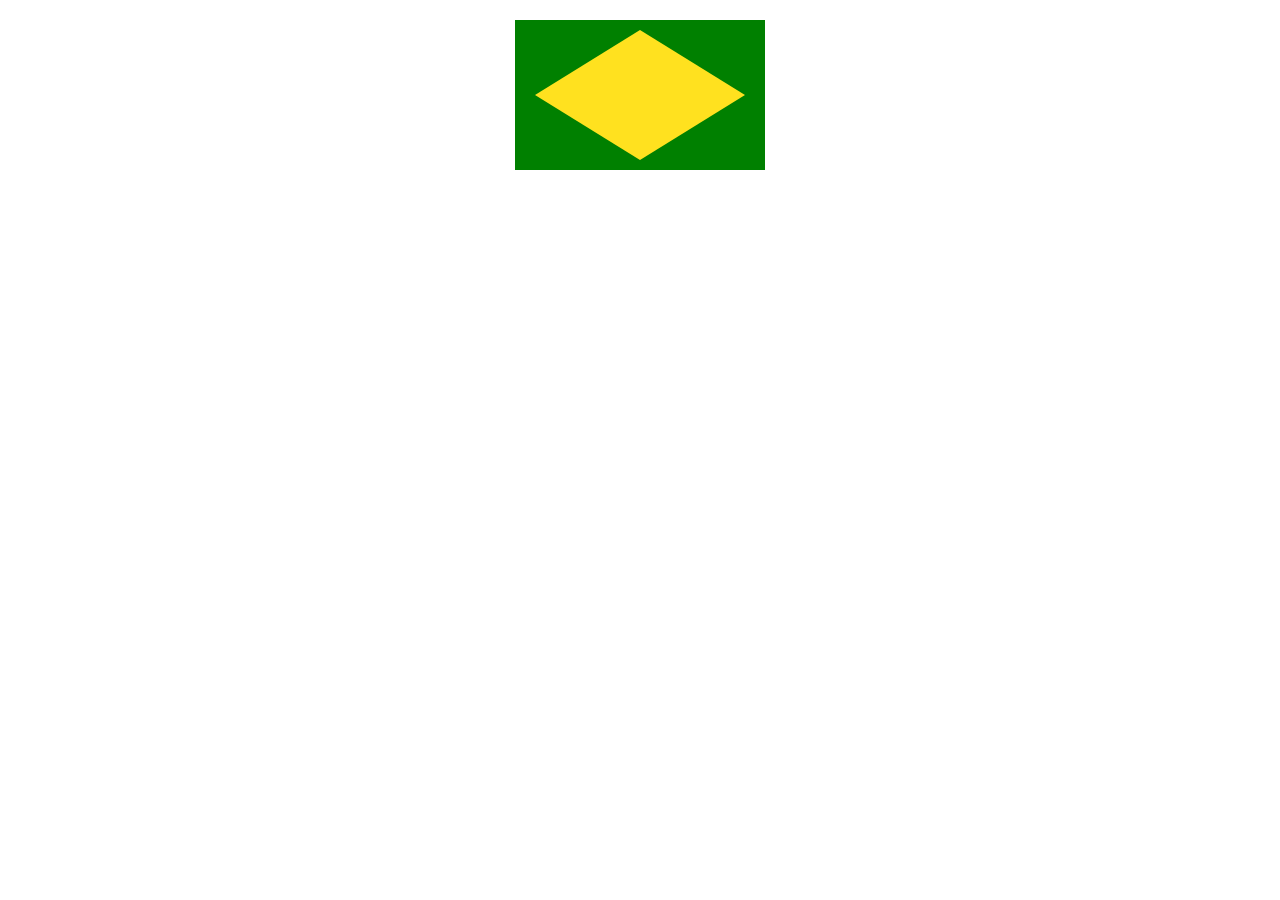
<file: modulo-03/bandeira-animada/index.html>
<!DOCTYPE html>
<html lang="pt-br">

<head>
  <meta charset="UTF-8">
  <meta http-equiv="X-UA-Compatible" content="IE=edge">
  <meta name="viewport" content="width=device-width, initial-scale=1.0">
  <title>Brasil Animado</title>

  <link rel="stylesheet" href="style.css">
</head>

<body>
  <div class="bandeira brasil">
    <div class="losango">
      <div class="circulo"></div>
    </div>
  </div>

</body>

</html>
</file>
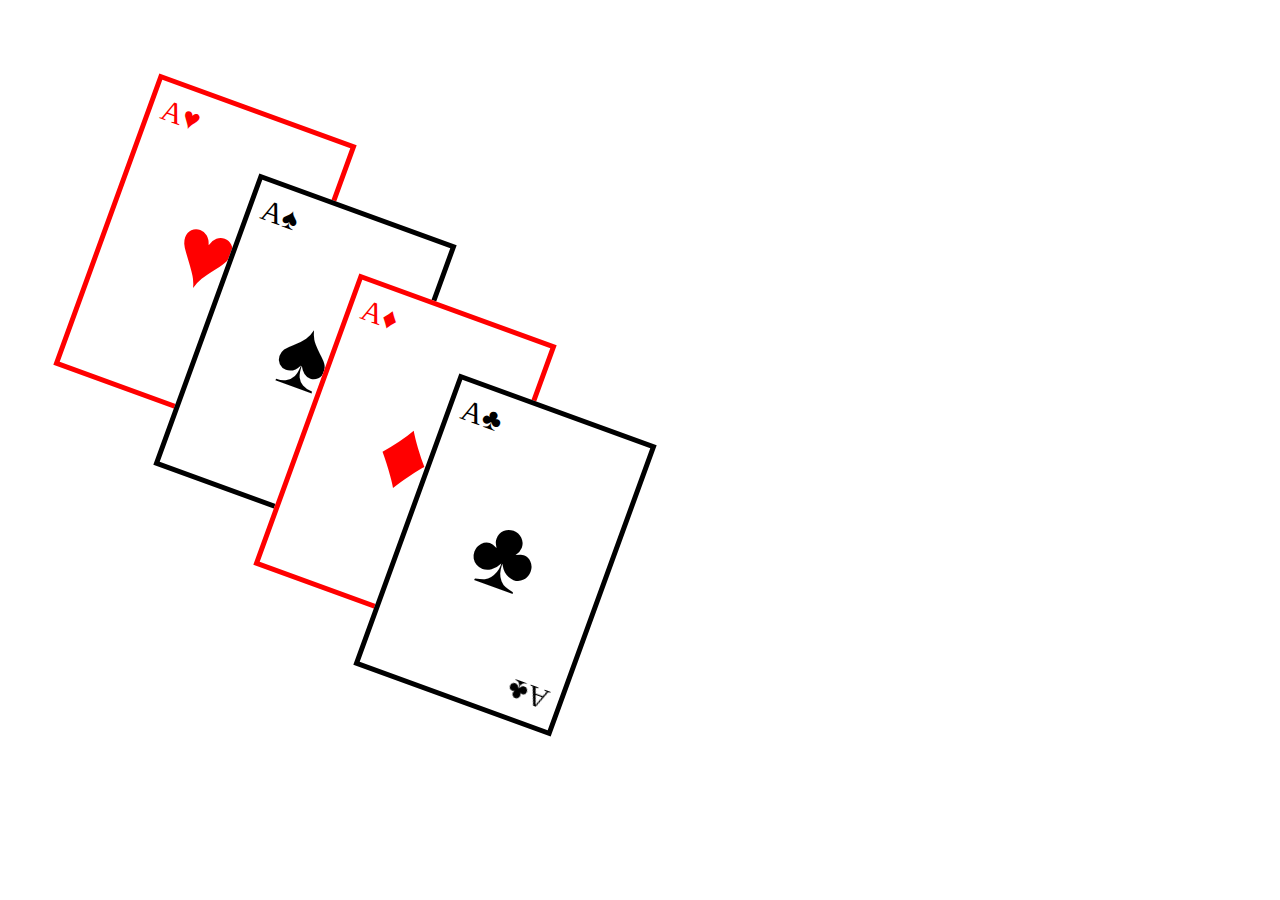
<file: modulo-03/cartas-baralho/index.html>
<!DOCTYPE html>
<html lang="pt-br">

<head>
  <meta charset="UTF-8">
  <meta http-equiv="X-UA-Compatible" content="IE=edge">
  <meta name="viewport" content="width=device-width, initial-scale=1.0">
  <title>Baralho A's</title>

  <link rel="stylesheet" href="style.css">
</head>

<body>
  <div class="carta copas">
    <span>A&hearts;</span>
    <span>&hearts;</span>
    <span>A&hearts;</span>
  </div>
  <div class="carta espadas">
    <span>A&spades;</span>
    <span>&spades;</span>
    <span>A&spades;</span>
  </div>
  <div class="carta ouros">
    <span>A&diamondsuit;</span>
    <span>&diamondsuit;</span>
    <span>A&diamondsuit;</span>
  </div>
  <div class="carta paus">
    <span>A&clubs;</span>
    <span>&clubs;</span>
    <span>A&clubs;</span>
  </div>
</body>

</html>
</file>
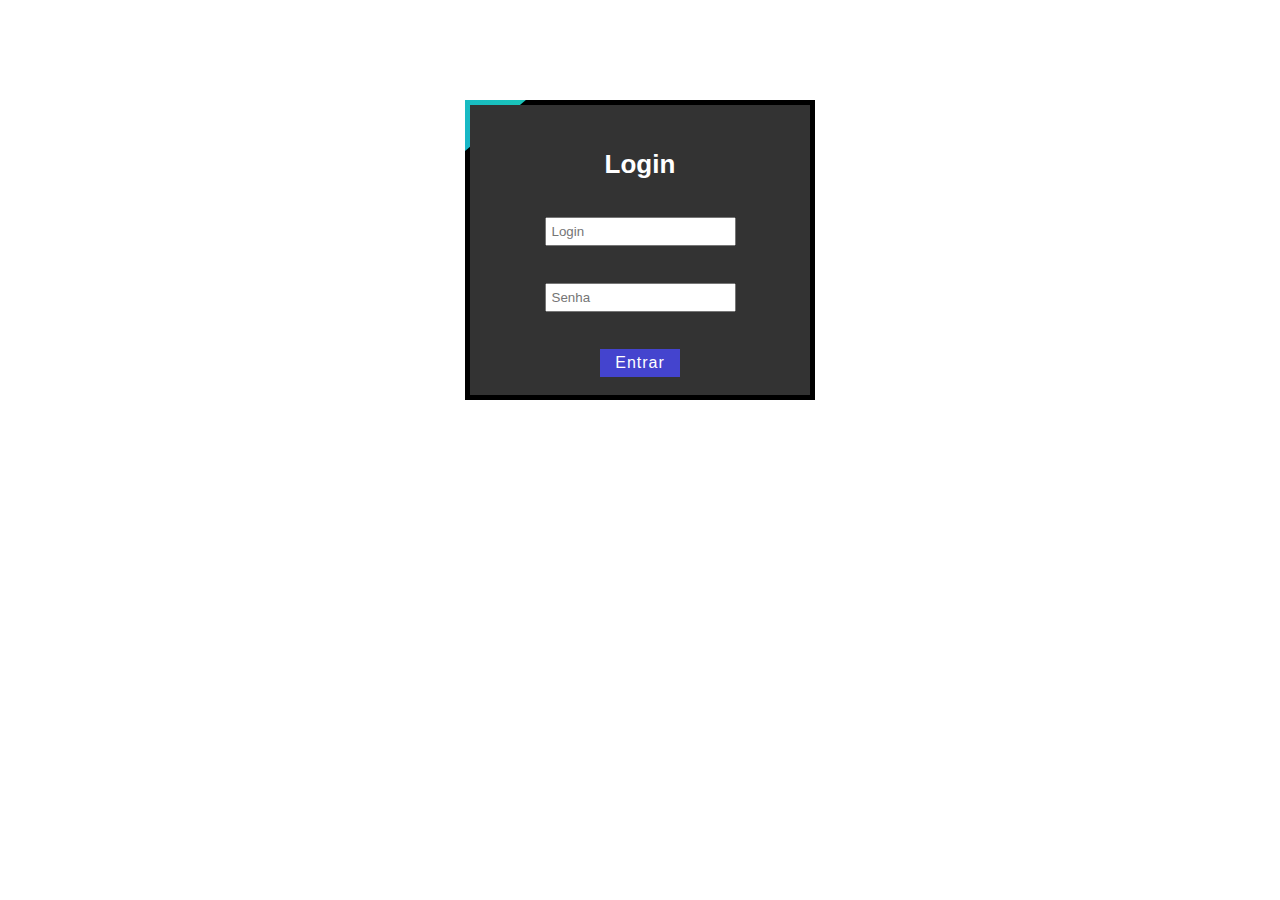
<file: modulo-03/login-animado/index.html>
<!DOCTYPE html>
<html lang="pt-br">

<head>
  <meta charset="UTF-8">
  <meta http-equiv="X-UA-Compatible" content="IE=edge">
  <meta name="viewport" content="width=device-width, initial-scale=1.0">
  <title>Login</title>

  <link rel="stylesheet" href="style.css">
</head>

<body>
  <div class="login">
    <div class="contem">
      <h3>Login</h3>
      <input type="text" name="login" placeholder="Login" id="">
      <input type="password" name="password" placeholder="Senha" id="">
      <button type="submit">Entrar</button>
    </div>
  </div>
</body>

</html>
</file>
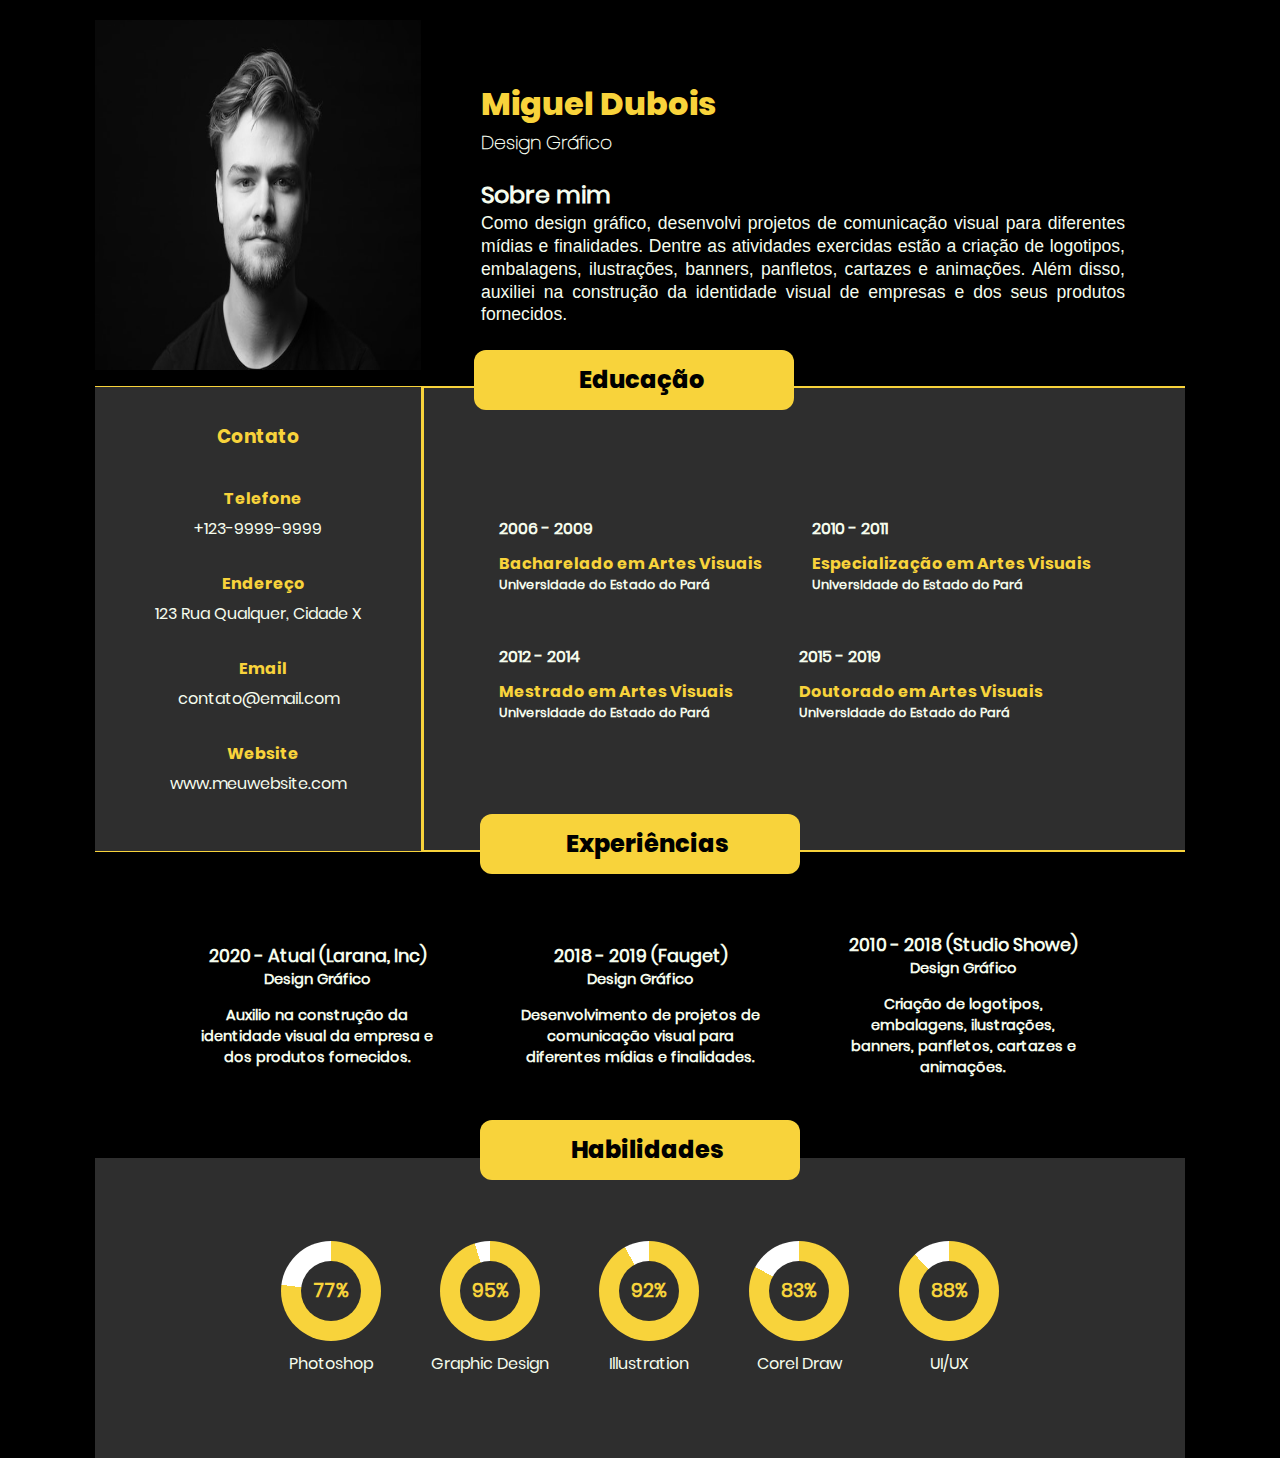
<file: modulo-03/projeto-curriculo/index.html>
<!DOCTYPE html>
<html lang="pt-br">

<head>
  <meta charset="UTF-8">
  <meta http-equiv="X-UA-Compatible" content="IE=edge">
  <meta name="viewport" content="width=device-width, initial-scale=1.0">
  <title>Miguel Dubois</title>

  <link rel="stylesheet" href="./assets/styles/main.css">
  <link rel="stylesheet" href="./assets/styles/responsive.css">
</head>

<body>
  <main id="page">
    <section id="about">
      <div class="profile">
        <img src="./assets/img/profile-01.jpg" alt="Miguel Dubois">
      </div>
      <div class="introduction">
        <h1 class="m-10">Miguel Dubois</h1>
        <h3 class="m-10">Design Gráfico</h3>
        <h2 class="m-10">Sobre mim</h2>
        <p class="m-10">Como design gráfico, desenvolvi projetos de comunicação visual para diferentes mídias e finalidades. Dentre as atividades exercidas estão a criação de logotipos, embalagens, ilustrações, banners, panfletos, cartazes e animações. Além disso, auxiliei na construção da identidade visual de empresas e dos seus produtos fornecidos.        
        </p>
      </div>
    </section>
    <div class="row">
      <section id="contact">
        <h3>Contato</h3>
        <ul>
          <li>
            <label for="">Telefone</label>
            <a href="https://wa.me/12399999999" target="_blank">+123-9999-9999</a>
          </li>
          <li>
            <label for="">Endereço</label>
            <a href="https://goo.gl/maps/qvxanPXcpJnM3U9u5" target="_blank">123 Rua Qualquer, Cidade X</a>
          </li>
          <li>
            <label for="">Email</label>
            <a href="mailto:contato@email.co">contato@email.com</a>
          </li>
          <li>
            <label for="">Website</label>
            <a href="https://meuwebsite.com" target="_blank">www.meuwebsite.com</a>
          </li>
        </ul>
      </section>
      <section id="education">
        <div class="legend">Educação</div>
        <ul>
          <li class="curso">
            <h4>2006 - 2009</h4>
            <h5>Bacharelado em Artes Visuais</h5>
            <h6>Universidade do Estado do Pará</h6>
          </li>
          <li class="curso">
            <h4>2010 - 2011</h4>
            <h5>Especialização em Artes Visuais</h5>
            <h6>Universidade do Estado do Pará</h6>
          </li>
          <li class="curso">
            <h4>2012 - 2014</h4>
            <h5>Mestrado em Artes Visuais</h5>
            <h6>Universidade do Estado do Pará</h6>
          </li>
          <li class="curso">
            <h4>2015 - 2019</h4>
            <h5>Doutorado em Artes Visuais</h5>
            <h6>Universidade do Estado do Pará</h6>
          </li>          
        </ul>
      </section>
    </div>
    <section id="experiences">
      <div class="legend">Experiências</div>
      <ul>
        <li class="work">
          <h4>2020 - Atual (Larana, Inc)</h4>
          <h5>Design Gráfico</h5>
          <h6>Auxilio na construção da identidade visual da empresa e dos produtos fornecidos.</h6>
        </li>
        <li class="work">
          <h4>2018 - 2019 (Fauget)</h4>
          <h5>Design Gráfico</h5>
          <h6>Desenvolvimento de projetos de comunicação visual para diferentes mídias e finalidades.</h6>
        </li>
        <li class="work">
          <h4>2010 - 2018 (Studio Showe)</h4>
          <h5>Design Gráfico</h5>
          <h6>Criação de logotipos, embalagens, ilustrações, banners, panfletos, cartazes e animações.</h6>
        </li>
      </ul>
    </section>
    <section id="skills">
      <div class="legend">Habilidades</div>
      <div class="container">
        <div class="circle circle-77">
          <span class="progress">77%</span>
        </div>
        <p class="legend-circle">Photoshop</p>
      </div>
      <div class="container">
        <div class="circle circle-95">
          <span class="progress">95%</span>
        </div>
        <p class="legend-circle">Graphic Design</p>
      </div>

      <div class="container">
        <div class="circle circle-92">
          <span class="progress">92%</span>
        </div>
        <p class="legend-circle">Illustration</p>
      </div>

      <div class="container">
        <div class="circle circle-83">
          <span class="progress">83%</span>
        </div>
        <p class="legend-circle">Corel Draw</p>
      </div>

      <div class="container">
        <div class="circle circle-88">
          <span class="progress">88%</span>
        </div>
        <p class="legend-circle">UI/UX</p>
      </div>
    </section>
  </main>
</body>

</html>
</file>
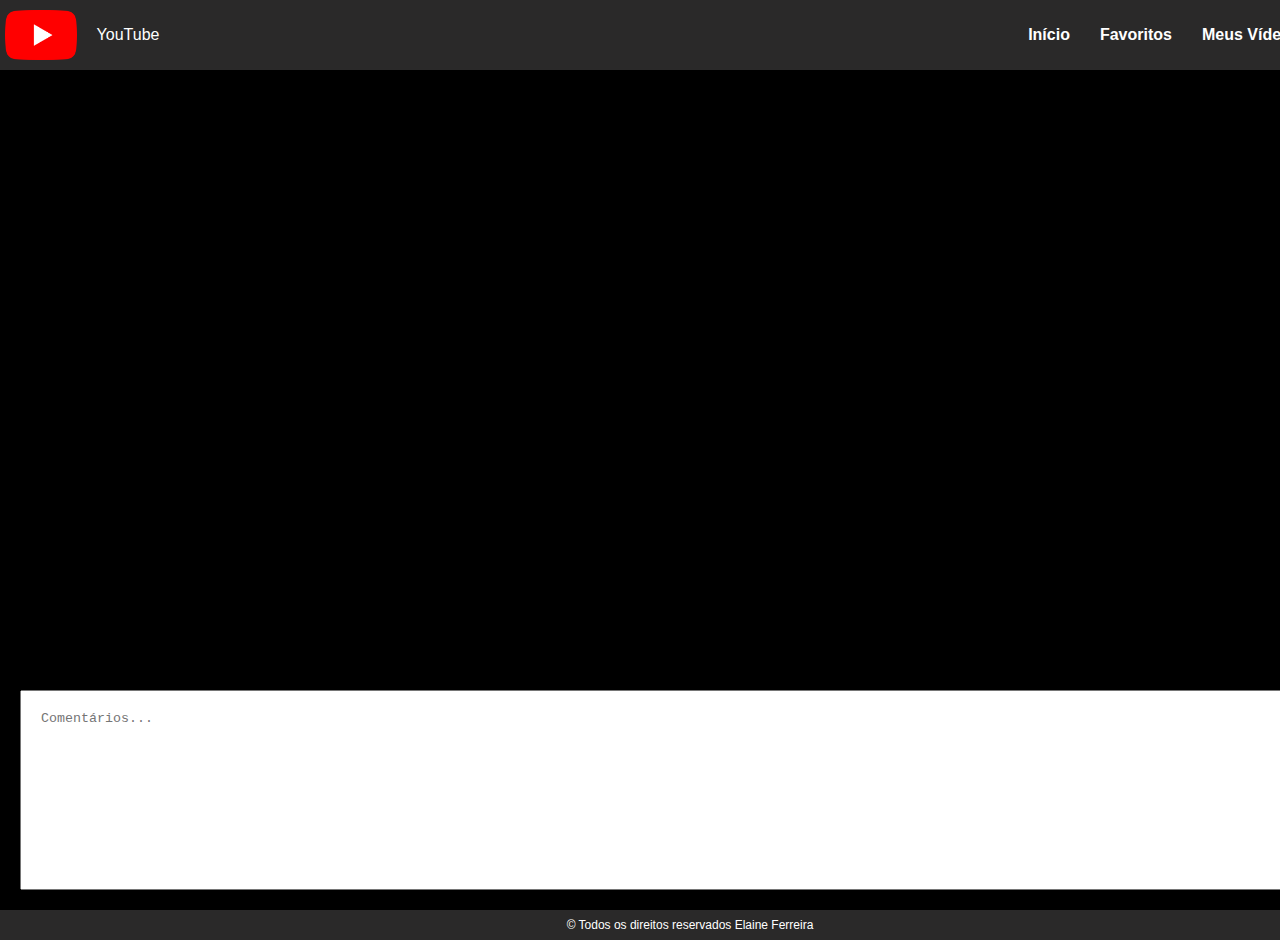
<file: modulo-03/youtube/index.html>
<!DOCTYPE html>
<html lang="pt-br">

<head>
  <meta charset="UTF-8">
  <meta http-equiv="X-UA-Compatible" content="IE=edge">
  <meta name="viewport" content="width=device-width, initial-scale=1.0">
  <link rel="shortcut icon" href="./img/youtube-logo-03.ico" type="image/x-icon">
  <title>YouTube</title>
  <link rel="stylesheet" href="./style.css">
</head>

<body>
  <header id="topo">
    <div id="logo">
      <img src="./img/youtube-logo-02.png" alt="Logo YouTube">
      <span>You</span>Tube
    </div>
    <nav>
      <ul id="menu">
        <li><a href="#">Início</a></li>
        <li><a href="#">Favoritos</a></li>
        <li><a href="#">Meus Vídeos</a></li>
        <li><a href="#">Sair</a></li>
      </ul>
    </nav>
  </header>
  <main id="player">
    <iframe width="1300" height="600" src="https://www.youtube.com/embed/22nd99SLgNA?si=KE8k1MhOaHtda_gz" title="YouTube video player" frameborder="0" allow="accelerometer; autoplay; clipboard-write; encrypted-media; gyroscope; picture-in-picture; web-share" allowfullscreen></iframe>
    <textarea placeholder="Comentários..."></textarea>
  </main>
  <aside id="relacionados">
    <ul>
      <li>
        <a href="#"><img src="./img/thumb-video-01.jpg" alt=""></a>
      </li>      <li>
        <a href="#"><img src="./img/thumb-video-01.jpg" alt=""></a>
      </li>      <li>
        <a href="#"><img src="./img/thumb-video-01.jpg" alt=""></a>
      </li>      <li>
        <a href="#"><img src="./img/thumb-video-01.jpg" alt=""></a>
      </li>      <li>
        <a href="#"><img src="./img/thumb-video-01.jpg" alt=""></a>
      </li>      <li>
        <a href="#"><img src="./img/thumb-video-01.jpg" alt=""></a>
      </li>      <li>
        <a href="#"><img src="./img/thumb-video-01.jpg" alt=""></a>
      </li>      <li>
        <a href="#"><img src="./img/thumb-video-01.jpg" alt=""></a>
      </li>      <li>
        <a href="#"><img src="./img/thumb-video-01.jpg" alt=""></a>
      </li>      <li>
        <a href="#"><img src="./img/thumb-video-01.jpg" alt=""></a>
      </li>
    </ul>
  </aside>
  <footer id="footer">
    &copy; Todos os direitos reservados <span>Elaine Ferreira</span>
  </footer>
</body>

</html>
</file>
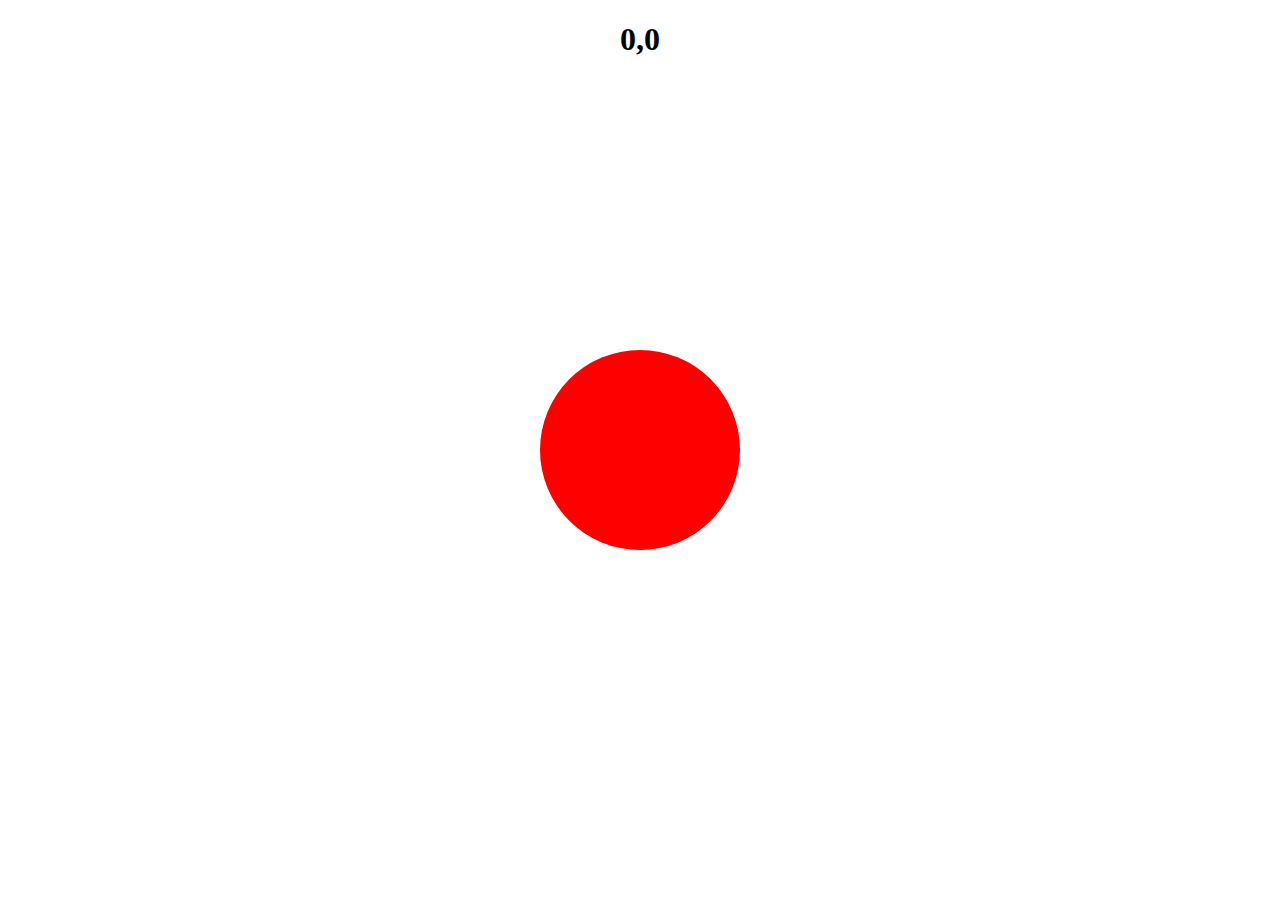
<file: modulo-06/coordenadas-mouse/index.html>
<!DOCTYPE html>
<html lang="en">

<head>
    <meta charset="UTF-8">
    <meta name="viewport" content="width=device-width, initial-scale=1.0">
    <link rel="shortcut icon"
        href="[data-uri]"
        type="image/x-icon">
    <title>Coordenadas</title>
    <link rel="stylesheet" href="style.css">
</head>

<body onmouseleave="block()" onmouseover="block(false)" onmousemove="mover(event)" onmousedown="">
    <div class="bola" onmouseover="mudarCor(this,'black')" onmouseout="mudarCor(this)">
    </div>
    <div class="block">
    </div>

    <h1 style="text-align: center;" id="cord">0,0</h1>
    <script src="script.js"></script>
</body>

</html>
</file>
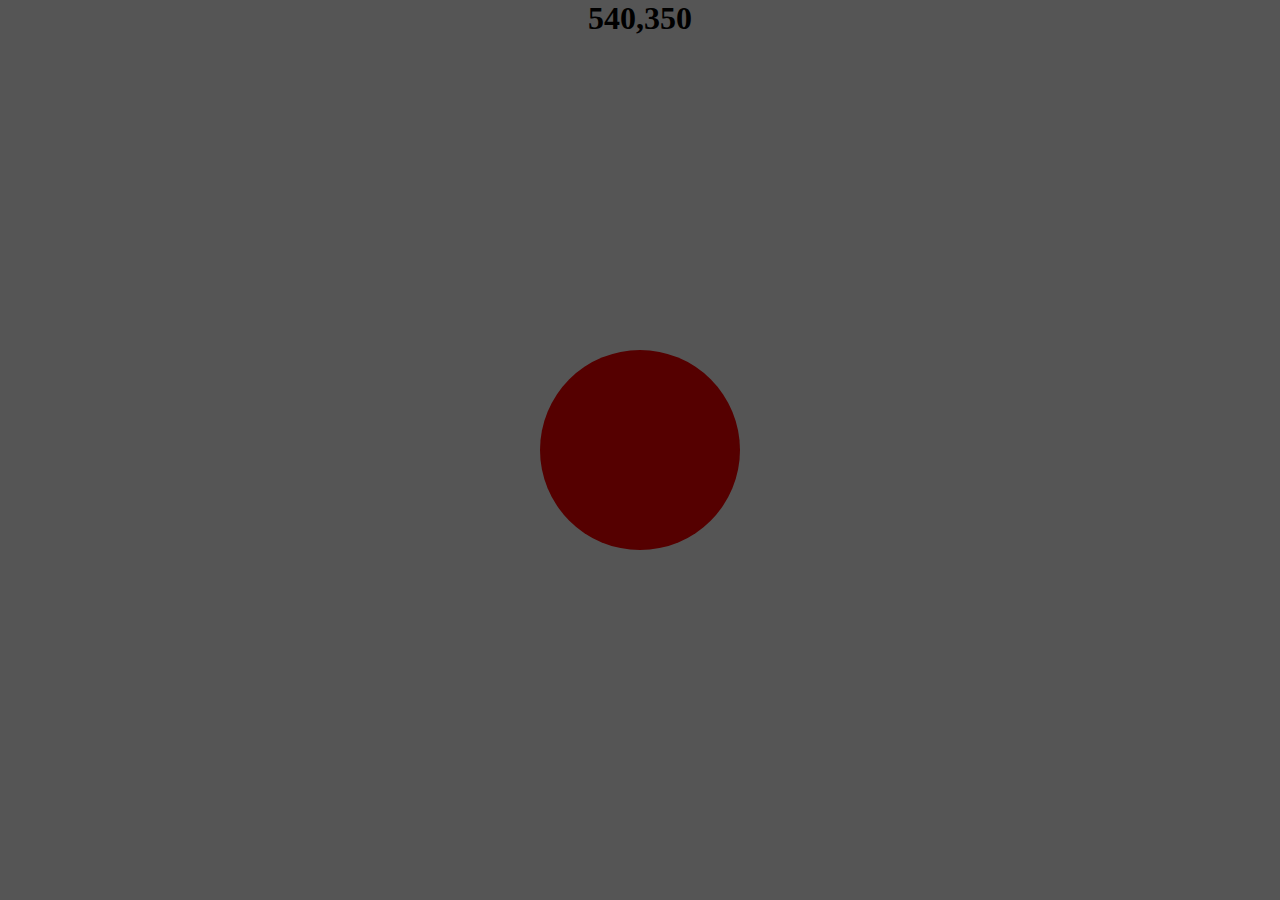
<file: modulo-06/coordenadas-teclado/index.html>
<!DOCTYPE html>
<html lang="en">

<head>
    <meta charset="UTF-8">
    <meta name="viewport" content="width=device-width, initial-scale=1.0">
    <link rel="shortcut icon"
        href="[data-uri]"
        type="image/x-icon">
    <title>Document</title>
    <link rel="stylesheet" href="style.css">
</head>

<body onkeypress="" onkeydown="teclado(event)" onkeyup="">
    <div class="bola"></div>
    <div class="block">
    </div>
    <h1 style="text-align: center;" id="cord">0,0</h1>
    <script src="script.js"></script>
</body>

</html>
</file>
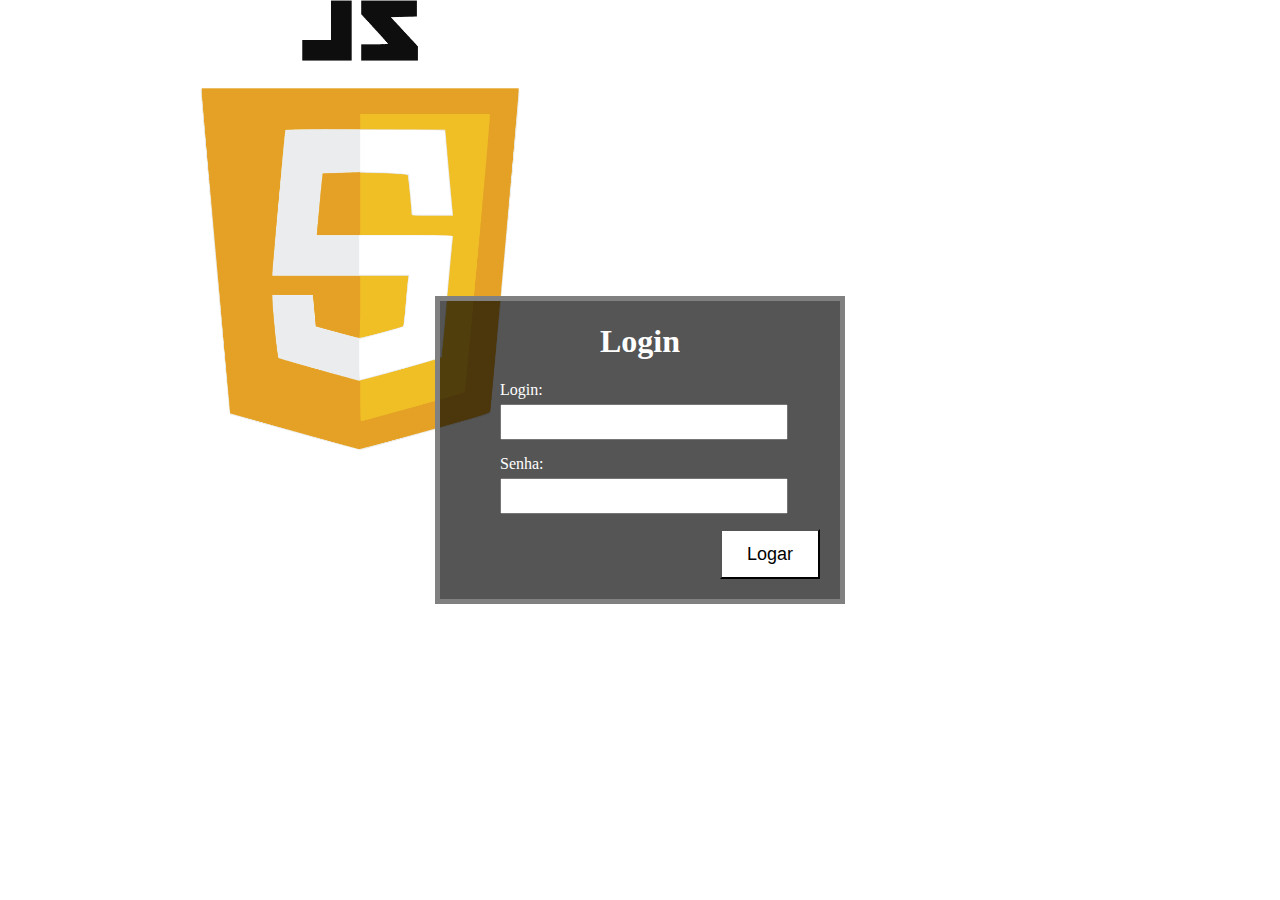
<file: modulo-06/formulario/index.html>
<!DOCTYPE html>
<html lang="en">

<head>
    <meta charset="UTF-8">
    <meta name="viewport" content="width=device-width, initial-scale=1.0">
    <link rel="shortcut icon"
        href="[data-uri]"
        type="image/x-icon">
    <title>Login</title>
    <link rel="stylesheet" href="style.css">
</head>

<body>
    <div id="cx-login">
        <h1>Login</h1>
        <label>
            Login:
            <br>
            <input type="text" name="jafkljdfa" id="login">
        </label>
        <label>
            Senha:
            <br>
            <input type="text" name="senha" id="senha">
        </label>
        <button type="submit" class="btn" onclick="logar()">Logar</button>
    </div>
    <script src="script.js"></script>
</body>

</html>
</file>
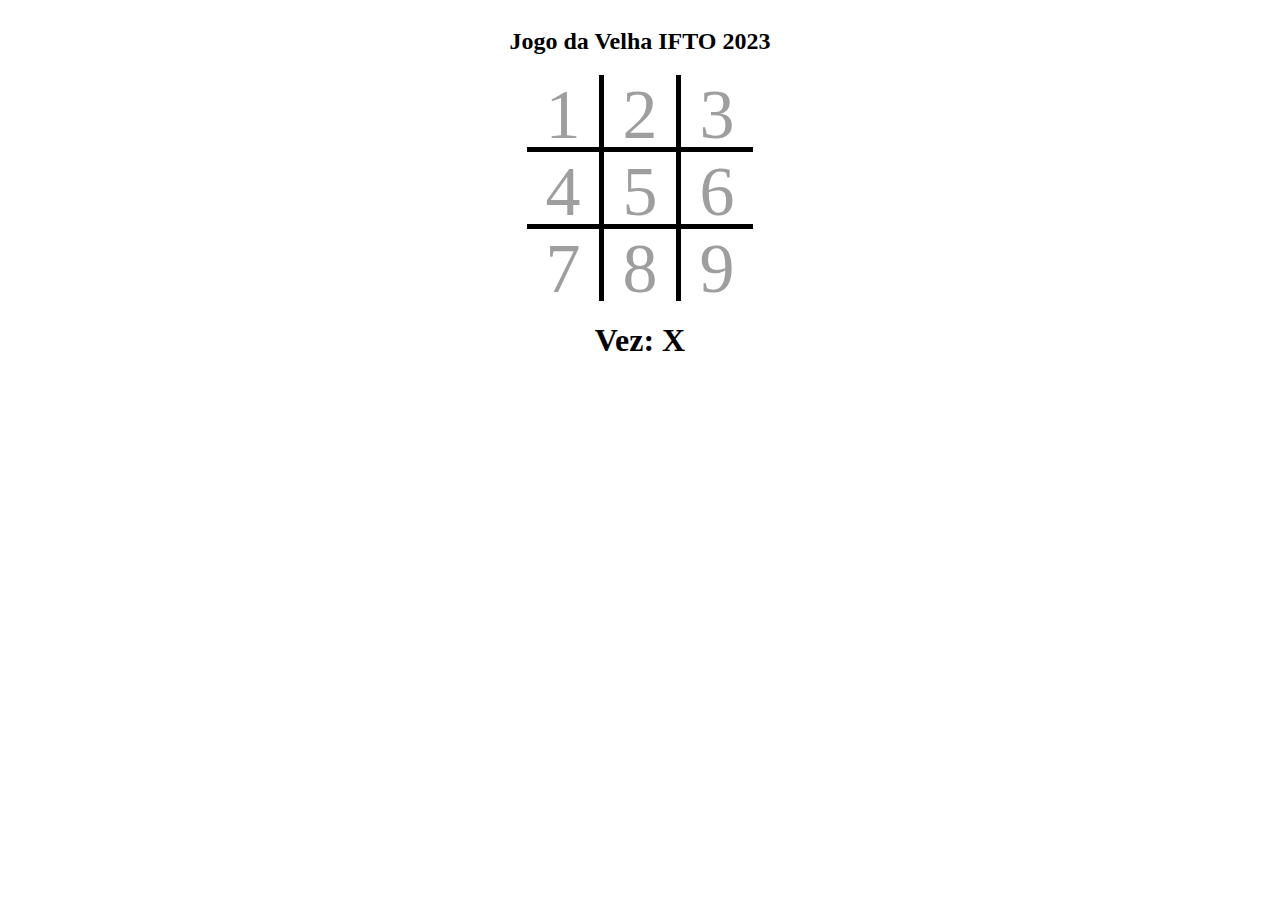
<file: modulo-06/jogo-da-velha/index.html>
<!DOCTYPE html>
<html lang="en">

<head>
    <meta charset="UTF-8">
    <meta name="viewport" content="width=device-width, initial-scale=1.0">
    <title>Jogo da Velha</title>
    <link rel="stylesheet" href="style.css">
</head>

<body>
    <h2>Jogo da Velha IFTO 2023</h2>
    <table>
        <tr>
            <td>
                <div class="content"></div>
                <div class="fundo">1</div>
            </td>
            <td>
                <div class="content"></div>
                <div class="fundo">2</div>
            </td>
            <td>
                <div class="content"></div>
                <div class="fundo">3</div>
            </td>
        </tr>
        <tr>
            <td>
                <div class="content"></div>
                <div class="fundo">4</div>
            </td>
            <td>
                <div class="content"></div>
                <div class="fundo">5</div>
            </td>
            <td>
                <div class="content"></div>
                <div class="fundo">6</div>
            </td>
        </tr>
        <tr>
            <td>
                <div class="content"></div>
                <div class="fundo">7</div>
            </td>
            <td>
                <div class="content"></div>
                <div class="fundo">8</div>
            </td>
            <td>
                <div class="content"></div>
                <div class="fundo">9</div>
            </td>
        </tr>
    </table>
    <h1>Vez: X</h1>
    <a href='index.html' style="display: none;" id="reset">Jogar novamente</a>
    <script src="script.js"></script>
</body>

</html>
</file>
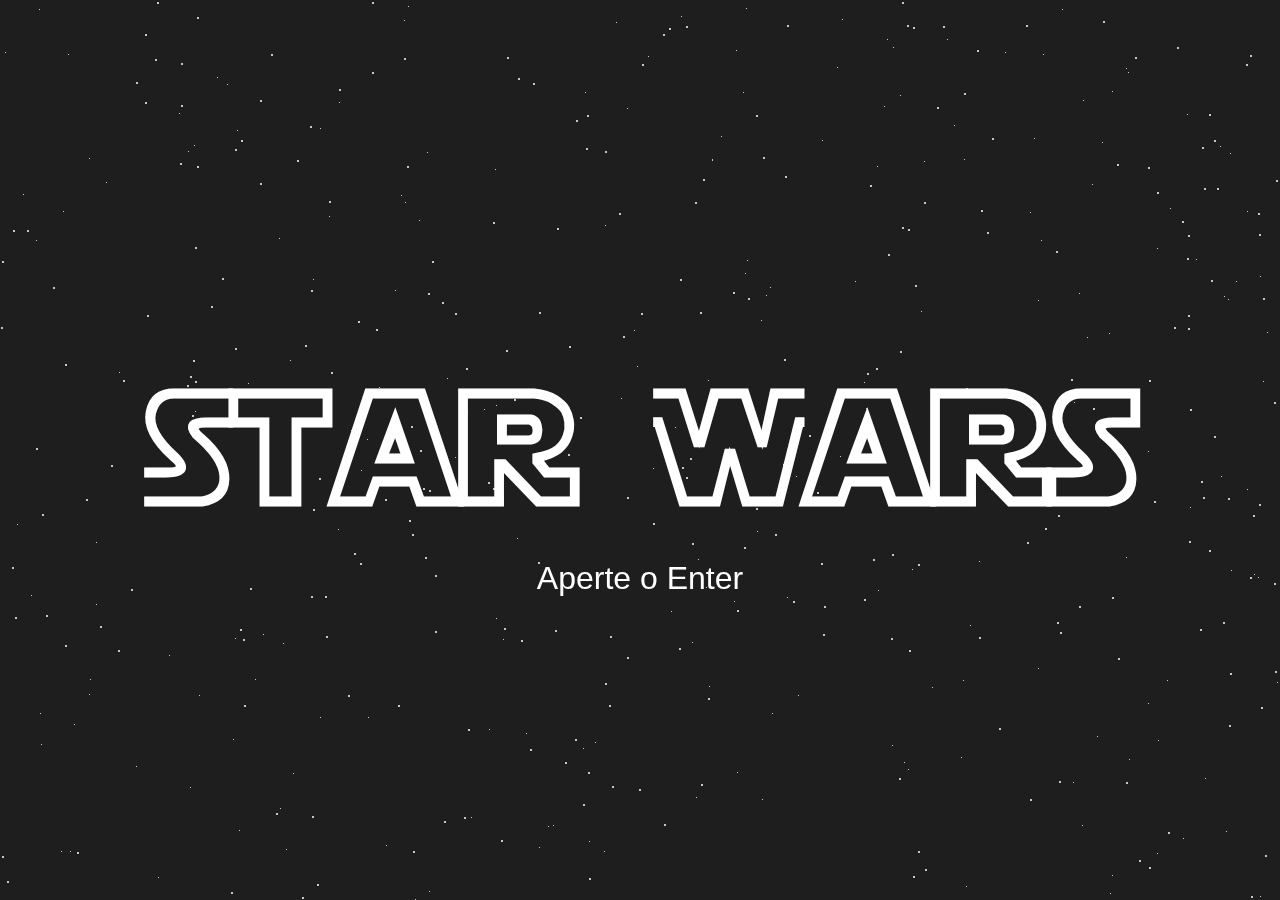
<file: modulo-06/jogo-star-wars/index.html>
<!DOCTYPE html>
<html lang="pt-br">

<head>
  <meta charset="UTF-8">
  <meta name="viewport" content="width=device-width, initial-scale=1.0">
  <title>Star Wars</title>
  <link rel="stylesheet" href="css/stars.css">
  <link rel="stylesheet" href="css/style.css">
  <link rel="shortcut icon" href="assets/img/mf.png" type="image/png">
</head>

<body>
  <audio controls autoplay loop id="soundtrack">
    <source src="assets/soundtrack/starwars.mp3" type="audio/mp3"></audio>

  <div class="page-bg"></div>

  <div class="animation-wrapper">
    <div class="particle particle-1"></div>
    <div class="particle particle-2"></div>
    <div class="particle particle-3"></div>
    <div class="particle particle-4"></div>
  </div>

  <div class="page-wrapper">
    <div id="panel">
      <h4>Star Wars</h4>
      <h5 class="msg"></h5>
      <span>Aperte o Enter</span>
    </div>
  </div>

  <div id="scoreboard">
    Pontuação:
    <span>0</span>
  </div>

  <script src="js/script.js"></script>
</body>

</html>
</file>
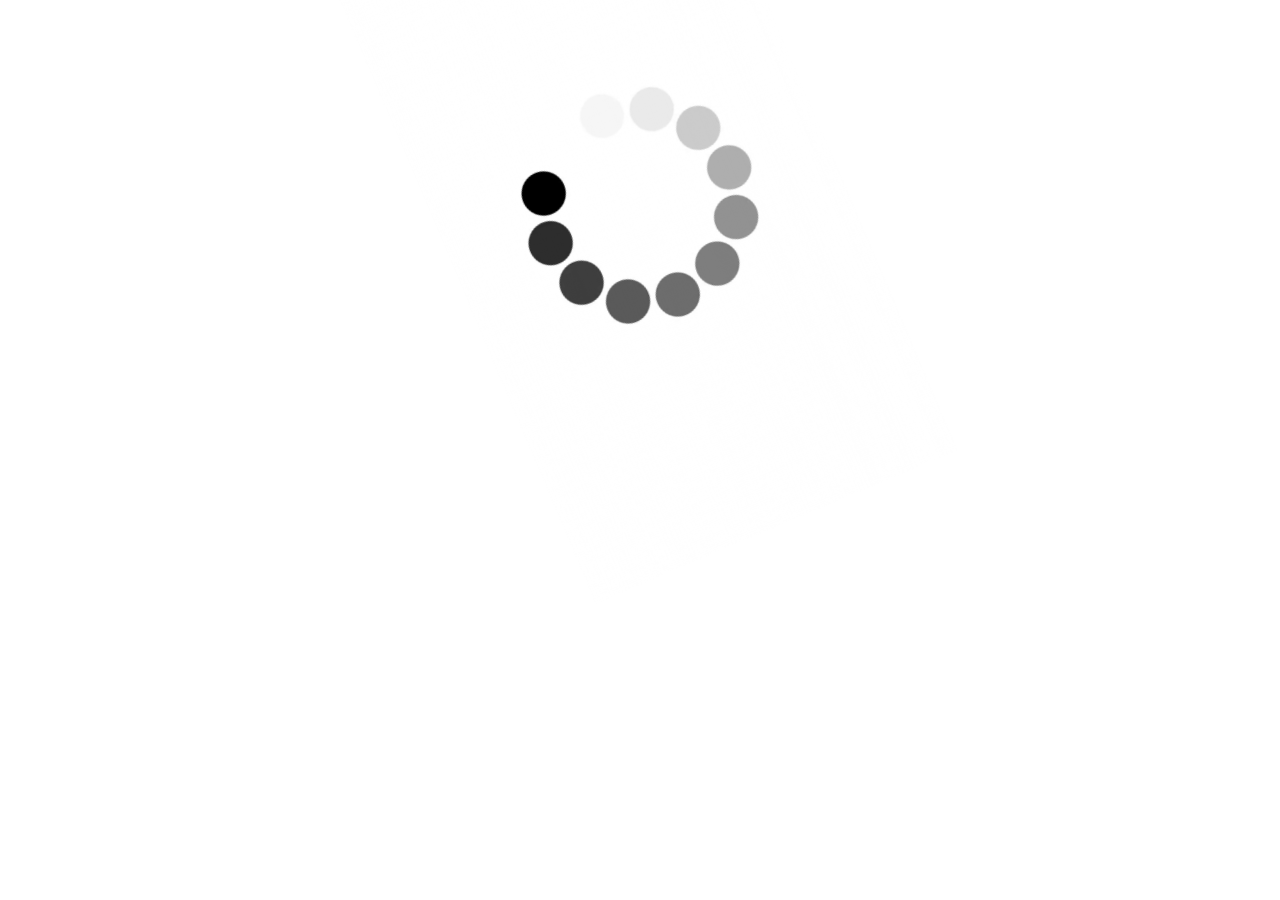
<file: modulo-06/load/index.html>
<!DOCTYPE html>
<html lang="pt-br">
<head>
  <meta charset="UTF-8">
  <meta name="viewport" content="width=device-width, initial-scale=1.0">
  <title>Loading...</title>
  <link rel="stylesheet" href="style.css">
</head>
<body>
  <img id="loading-img" src="img/loading.png" alt="loading">

  <script src="script.js"></script>
</body>
</html>
</file>
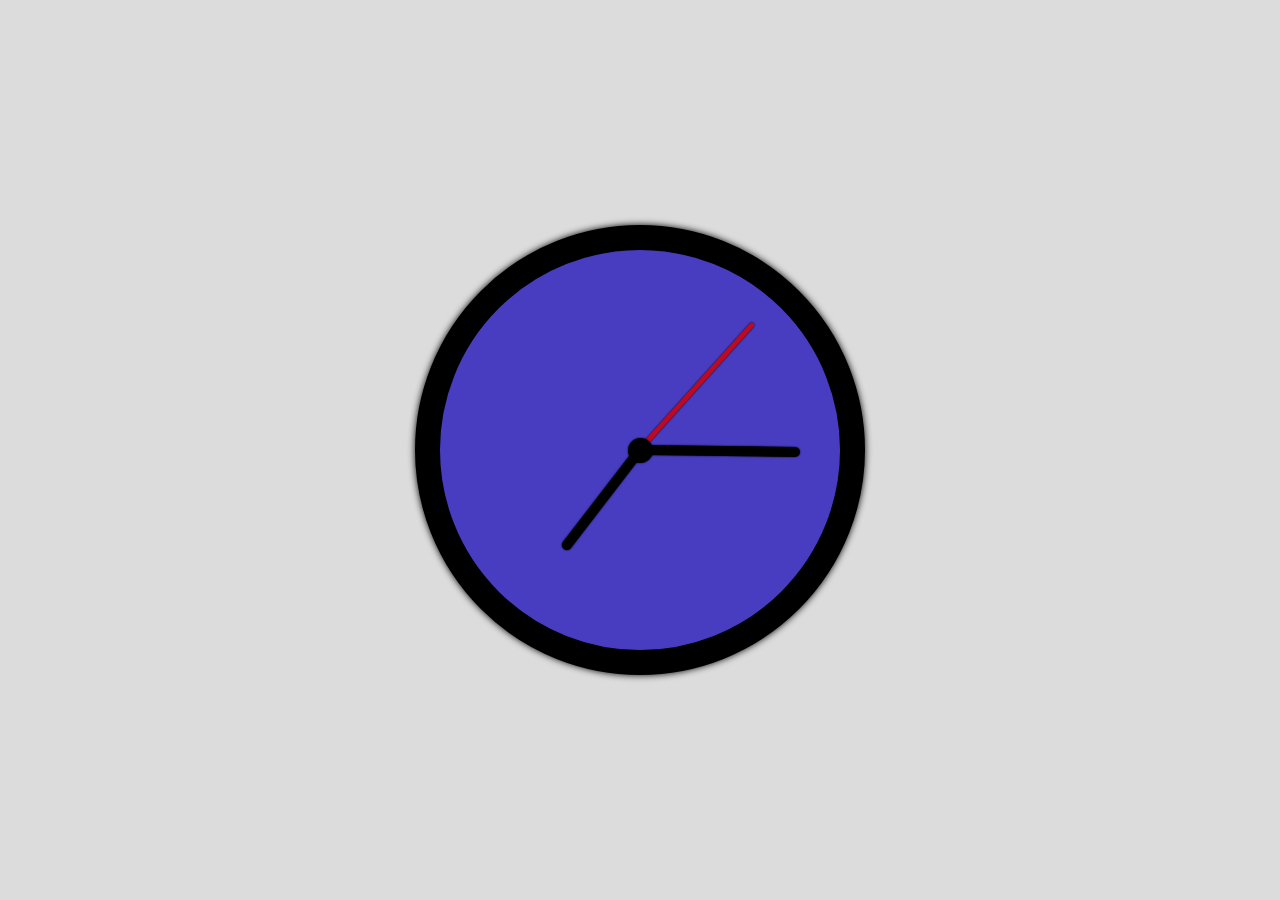
<file: modulo-06/relogio/index.html>
<!DOCTYPE html>
<html lang="pt-br">

<head>
  <meta charset="UTF-8">
  <meta name="viewport" content="width=device-width, initial-scale=1.0">
  <title>Relógio</title>
  <link rel="stylesheet" href="style.css">
</head>

<body>
  <div class='container'>
    <div id='horas'></div>
    <div id='minutos'></div>
    <div id='segundos'></div>
    <div id='centro'></div>
  </div>
  <script src="script.js"></script>
</body>

</html>
</file>
<file: modulo-03/bandeira-animada/style.css>
.bandeira {
  width: 250px;
  height: 150px;
  animation: mover 2s linear;
}

.bandeira.brasil {
  background-color: green;
  position: fixed;
  top: 20px;
  left: calc(50% - 125px);
}

.brasil > .losango {
  width: 100%;
  height: 100%;
  position: absolute;
}

.brasil > .losango::before,
.brasil > .losango::after {
  content: "";
  position: absolute;
  border-left: 105px solid transparent;
  border-right: 105px solid transparent;
  left: 20px;
}

.brasil > .losango::before {
  border-bottom: 65px solid #ffe11f;
  top: 10px;
}

.brasil > .losango::after {
  border-top: 65px solid #ffe11f;
  bottom: 10px;
}

.brasil > .losango > .circulo {
  width: 0; /* 80px;*/
  height: 0; /* 80px;*/
  background-color: blue;
  position: absolute;
  top: calc(50% - 40px);
  left: calc(50% - 40px);
  z-index: 2;
  border-radius: 50%;
  overflow: hidden;
  animation-name: aumentar;
  animation-duration: 2s;
  animation-delay: 2s;
  animation-timing-function: linear;
  animation-fill-mode: forwards;
}

.brasil > .losango > .circulo::before,
.brasil > .losango > .circulo::after {
  content: "";
  top: 50%;
  left: 50%;
  width: 90px;
  height: 40px;
  position: absolute;
  background-color: white;
  border-radius: 50%;
  transform: rotate(14deg);
}

.brasil > .losango > .circulo::before {
  margin-left: -48px;
  margin-top: -20px;
  background-color: #fff;
  animation: aparecer 2s linear 4s infinite alternate;
}

.brasil > .losango > .circulo::after {
  background-color: blue;
  margin-left: -48px;
  margin-top: -10px;
}

@keyframes aparecer {
  from {
    background-color: #ffffff00;
  }

  to {
    background-color: #ffffff;
  }
}

@keyframes aumentar {
  0% {
    width: 0;
    height: 0;
  }

  50% {
    width: 40px;
    height: 40px;
  }

  100% {
    width: 80px;
    height: 80px;
  }
}

@keyframes mover {
  0% {
    top: 100%;
  }
  33% {
    top: 66%;
  }
  66% {
    top: 33%;
  }
  100% {
    top: 20px;
  }
}
</file>
<file: modulo-03/cartas-baralho/style.css>
.carta {
  --ouros: red;
  --paus: black;
  --espadas: black;
  --copas: red;
  border: 5px solid;
  width: 200px;
  height: 300px;
  font-size: 30px;
  display: flex;
  flex-direction: column;
  justify-content: space-between;
  position: fixed;
  background-color: white;
  z-index: 1;
  transform: rotate(20deg);
}

.carta > span {
  padding: 10px;
}

.carta > span:nth-child(2) {
  font-size: 100px;
  text-align: center;
}

.carta > span:last-child {
  transform: rotate(180deg);
}

.carta.copas {
  color: var(--copas);
  top: 100px;
  left: 100px;
}

.carta.espadas {
  color: var(--espadas);
  top: 200px;
  left: 200px;
}

.carta.ouros {
  color: var(--ouros);
  top: 300px;
  left: 300px;
}

.carta.paus {
  color: var(--paus);
  top: 400px;
  left: 400px;
}

.carta:hover {
  z-index: 2;
  cursor: pointer;
}
</file>
<file: modulo-03/login-animado/style.css>
.login {
  width: 350px;
  height: 300px;
  margin: 100px auto;
  background-color: #000;
  position: relative;
  overflow: hidden;
}

.contem {
  background-color: #333333;
  height: calc(100% - 10px);
  width: calc(100% - 10px);
  display: flex;
  flex-direction: column;
  justify-content: space-around;
  align-items: center;
  margin: 5px;
  position: absolute;
  z-index: 2;
}

.contem,
h3 {
  color: white;
  font-size: 26px;
  margin-bottom: 0;
  font-family: sans-serif;
}

.contem input {
  padding: 5px;
  outline: none;
}

.contem button {
  font-size: 16px;
  padding: 5px 15px;
  background-color: #4444ce;
  border: none;
  color: #fff;
  cursor: pointer;
  letter-spacing: 1px;
  font-family: sans-serif;
}

.login::after {
  content: "";
  position: absolute;
  top: 0;
  right: 0;
  width: 560px;
  height: 50px;
  background: linear-gradient(to right, #18e, #2f8);
  transform: rotate(320deg) translateY(-50px);
  z-index: 1;
}

.login:hover:after {
  animation: move-borda 1.5s ease;
}

@keyframes move-borda {
  from {
    transform: rotate(320deg) translateY(-100px);
  }
  to {
    transform: rotate(320deg) translateY(400px);
  }
}
</file>
<file: modulo-03/projeto-curriculo/assets/styles/main.css>
:root {
  --primary-color: #000000;
  --secondary-color: #2e2e2e;
  --title-color: #f8d33b;
  --paragraph-color: #f5fced;
}

@font-face {
  font-family: "Poppins-ExtraBold";
  src: url("../fonts/Poppins/Poppins-ExtraBold.ttf");
}

@font-face {
  font-family: "Poppins-Bold";
  src: url("../fonts/Poppins/Poppins-Bold.ttf");
}

@font-face {
  font-family: "Poppins-Regular";
  src: url("../fonts/Poppins/Poppins-Regular.ttf");
}

@font-face {
  font-family: "Poppins-Thin";
  src: url("../fonts/Poppins/Poppins-Thin.ttf");
}

* {
  padding: 0;
  margin: 0;
  list-style: none;
  box-sizing: border-box;
}

.m-10 {
  margin: 10px;
}

html,
body {
  width: 100%;
  height: 100%;
  background-color: #000;
  font-family: "Poppins-Regular", sans-serif;
}

h1 {
  font-size: 2rem;
  font-family: "Poppins-ExtraBold";
}

p {
  font-family: sans-serif;
}

#page {
  max-width: 1090px;
  width: 100%;
  margin: 20px auto;
  background-color: var(--secondary-color);
  min-height: 600px;
  display: flex;
  flex-wrap: wrap;
}

section {
  background-color: transparent;
  min-height: 300px;
  padding: 50px;
  position: relative;
}

#about,
#experiences {
  background-color: var(--primary-color);
  min-height: 300px;
  display: flex;
}

#about {
  width: 100%;
  padding: 0;
}

#about .introduction {
  color: var(--paragraph-color);
  display: flex;
  flex-direction: column;
  align-items: flex-start;
  justify-content: center;
  padding: 50px;
  text-align: justify;
}

#about .profile img {
  max-width: 400px;
  width: 326px;
  height: 350px;
}

#about .introduction > h1 {
  color: var(--title-color);
}

#about .introduction > h3 {
  margin-top: -10px;
  font-family: "Poppins-Thin";
}

#about .introduction > p {
  font-family: sans-serif;
  margin-top: -10px;
  line-height: 1.3;
  font-size: 1.1rem;
}

.row {
  display: flex;
  flex-wrap: wrap;
}

#contact {
  font-family: "Poppins-Bold";
  width: 30%;
  display: flex;
  flex-direction: column;
  align-items: center;
  text-align: center;
  justify-content: center;
  color: var(--paragraph-color);
  height: 100%;
  padding: 30px;
  border: 1px solid var(--title-color);
  border-left: none;
}

#contact > h3,
#contact label {
  color: var(--title-color);
  margin: 5px;
  display: inline-block;
  width: 100%;
}

#contact a,
#contact a:visited {
  color: var(--paragraph-color);
  font-family: "Poppins-Regular";
  text-decoration: none;
}

#education {
  width: 70%;
  border: 2px solid var(--title-color);
  border-right: none;
  position: relative;
  padding: 50px;
  display: flex;
  align-items: center;
}

#education h5 {
  font-family: "Poppins-Bold";
  font-size: 1rem;
}

#education h6 {
  font-size: 0.8rem;
}

#education > .legend {
  left: auto;
}

#education ul {
  display: flex;
  flex-wrap: wrap;
}

#education ul li {
  min-width: 250px;
  max-width: 350px;
}

.legend {
  font-family: "Poppins-ExtraBold";
  width: 320px;
  height: 60px;
  line-height: 60px;
  border-radius: 12px;
  background-color: var(--title-color);
  color: var(--primary-color);
  padding-left: 15px;
  font-size: 1.5rem;
  position: absolute;
  top: -38px;
  left: calc(50% - 160px);
  text-align: center;
}

section li {
  margin: 25px;
}

section > ul > li > h4 {
  margin-bottom: 10px;
}

section li > h4,
h6 {
  color: var(--paragraph-color);
}

section li > h5 {
  color: var(--title-color);
}

#experiences ul {
  display: flex;
  flex-wrap: wrap;
  text-align: center;
  align-items: center;
  justify-content: space-evenly;
  font-size: 1.1rem;
}

#experiences ul li {
  min-width: 250px;
  width: calc(30% - 45px);
  padding: 5px;
}

#experiences ul li h5 {
  color: var(--paragraph-color);
  margin-top: -10px;
}

#experiences ul li h6 {
  margin-top: 15px;
  font-size: 0.9rem;
}

#skills {
  display: flex;
  flex-direction: row;
  align-items: center;
  justify-content: center;
  margin: auto;
  flex-wrap: wrap;
  gap: 50px;
}

#skills .container {
  display: flex;
  flex-direction: column;
  align-items: center;
  justify-content: center;
  row-gap: 10px;
}

#skills > .container > .circle {
  position: relative;
  height: 100px;
  width: 100px;
  border-radius: 50%;
  display: flex;
  justify-content: center;
  align-items: center;
}

#skills > .container > .circle::before {
  content: "";
  position: absolute;
  border-radius: 50%;
  background-color: var(--secondary-color);
  width: 60px;
  height: 60px;
}

#skills > .container > .circle-77 {
  background: conic-gradient(
    var(--title-color) calc(360 * 0.77deg),
    white 0deg
  );
}

#skills > .container > .circle-95 {
  background: conic-gradient(
    var(--title-color) calc(360 * 0.95deg),
    white 0deg
  );
}

#skills > .container > .circle-92 {
  background: conic-gradient(
    var(--title-color) calc(360 * 0.92deg),
    white 0deg
  );
}

#skills > .container > .circle-83 {
  background: conic-gradient(
    var(--title-color) calc(360 * 0.83deg),
    white 0deg
  );
}

#skills > .container > .circle-88 {
  background: conic-gradient(
    var(--title-color) calc(360 * 0.88deg),
    white 0deg
  );
}

.progress {
  position: relative;
  font-family: "Poppins-Regular";
  font-weight: bold;
  font-size: 1.2rem;
  color: var(--title-color);
}

.legend-circle {
  color: var(--paragraph-color);
  font-family: "Poppins-Regular";
}
</file>
<file: modulo-03/projeto-curriculo/assets/styles/responsive.css>
@media only screen and (max-width: 720px) {
  #about {
    flex-direction: column;
    text-align: center;
  }

  #about .introduction > * {
    width: 100%;
  }

  #about .introduction > h1,
  #about .introduction > h2,
  #about .introduction > h3 {
    text-align: center;
  }

  #contact {
    width: 100%;
    height: auto;
    border: none;
  }

  #education {
    width: 100%;
    border-left: none;
  }

  #education > .legend {
    width: 320px;
    left: calc(50% - 160px);
    text-align: center;
  }

  #education > ul {
    max-width: none;
    width: 100%;
    text-align: center;
    align-items: center;
    justify-content: center;
  }

  #contact > h3 {
    font-family: "Poppins-ExtraBold";
    width: 320px;
    height: 60px;
    line-height: 60px;
    border-radius: 12px;
    background-color: var(--title-color);
    color: var(--primary-color);
    padding-left: 15px;
    font-size: 1.5rem;
    position: absolute;
    top: -38px;
    left: calc(50% - 160px);
    text-align: center;
  }
}
</file>
<file: modulo-03/youtube/style.css>
* {
  padding: 0;
  margin: 0;
  list-style: none;
  box-sizing: border-box;
}

html,
body {
  background-color: #000000;
  color: white;
  font-family: sans-serif;
  height: 100%;
}

body {
  display: grid;
  grid-template-areas:
    "t t t t"
    "v v v r"
    "f f f f";
  grid-template-rows: 70px 1fr 30px;
}

#topo {
  background-color: rgba(83, 82, 82, 0.5);
  grid-area: t;
  display: flex;
  align-items: center;
  justify-content: space-between;
  padding: 5px;
}

#menu {
  display: flex;
  justify-content: right;
  align-items: center;
}

#menu li a {
  color: white;
  font-weight: bold;
  padding: 15px;
  text-decoration: none;
}

#menu li a:hover {
  background-color: white;
  color: rgb(0, 0, 0);
  border-radius: 50px;
}

#logo {
  line-height: 50px;
}

#logo img {
  height: 50px;
  float: left;
  margin-right: 20px;
}

#player {
  grid-area: v;
  padding: 20px;
  display: flex;
  flex-direction: column;
}

#player textarea {
  width: 100%;
  min-height: 200px;
  padding: 20px;
}

#relacionados {
  grid-area: r;
  padding: 20px;
  max-height: 100%;
  overflow-y: scroll;
}

#relacionados ul li{
  margin-bottom: 10px;
  border: 10px solid rgba(83, 82, 82, 0.5);
}

#relacionados ul li:hover{
  border-color: white;
}

#relacionados img {
  width: 100%;
}

#footer {
  grid-area: f;
  text-align: center;
  line-height: 30px;
  font-size: 12px;
  background-color: rgba(83, 82, 82, 0.5);
}
</file>
<file: modulo-06/coordenadas-mouse/style.css>
html,
body {
  height: 100%;
  padding: 0;
  margin: 0;
  box-sizing: border-box;
}
.bola {
  height: 200px;
  width: 200px;
  background-color: red;
  position: absolute;
  top: calc(50% - 100px);
  left: calc(50% - 100px);
  border-radius: 50%;
}
.block {
  width: 100%;
  height: 100%;
  background-color: #000000aa;
  position: fixed;
  z-index: 5;
  display: none;
  top: 0;
  left: 0;
}
</file>
<file: modulo-06/coordenadas-teclado/style.css>
* {
  padding: 0;
  margin: 0;
  box-sizing: border-box;
}

html,
body {
  height: 100%;
  overflow: hidden;
}

.bola {
  height: 200px;
  width: 200px;
  background-color: red;
  position: absolute;
  top: calc(50% - 100px);
  left: calc(50% - 100px);
  border-radius: 50%;
}

.block {
  width: 100%;
  height: 100%;
  background-color: #000000aa;
  position: fixed;
  z-index: 5;
  display: none;
  top: 0;
  left: 0;
}
</file>
<file: modulo-06/formulario/style.css>
html,
body {
  width: 100%;
  height: 100%;
  display: flex;
  justify-content: center;
  align-items: center;
  flex-direction: column;
  background: no-repeat 0% 0% / auto 50% padding-box border-box
    url("img/js.png") white;
  margin: 0;
  padding: 0;
}

#cx-login {
  background-color: #000000aa;
  border: 5px solid gray;
  color: white;
  display: flex;
  flex-direction: column;
  align-items: center;
  width: 100%;
  max-width: 400px;
  padding-bottom: 20px;
}

#cx-login label {
  margin-bottom: 15px;
  width: 70%;
}

#cx-login label input {
  margin-top: 5px;
  height: 30px;
  width: 100%;
}

#msgs {
  display: flex;
  flex-direction: column;
  width: 100%;
  align-items: center;
  justify-content: center;
  margin-bottom: 10px;
}

#cx-login .msg {
  background-color: greenyellow;
  color: green;
  border: 3px solid green;
  width: 70%;
  padding: 10px;
  display: flex;
  margin: 5px;
  position: relative;
}

#cx-login .msg .close {
  font-size: 15px;
  line-height: 15px;
  border: 2px solid;
  width: 15px;
  height: 15px;
  text-align: center;
  position: absolute;
  right: 2px;
  top: 2px;
  cursor: pointer;
}

#cx-login .msg.error {
  background-color: pink;
  color: red;
  border-color: red;
}

#cx-login .msg img {
  width: 32px;
  height: 32px;
  margin-right: 10px;
}

#cx-login .msg div {
  line-height: 32px;
}

.btn {
  width: 100px;
  height: 50px;
  line-height: 30px;
  font-size: 18px;
  align-self: flex-end;
  margin-right: 20px;
  background-color: rgb(255, 255, 255);
  color: black;
  cursor: pointer;
}

.btn:hover {
  border-color: rgb(174, 99, 99);
}
</file>
<file: modulo-06/jogo-da-velha/style.css>
body {
  height: 100%;
  display: flex;
  align-items: center;
  justify-content: center;
  flex-direction: column;
}
table {
  border-collapse: collapse;
  font-size: 70px;
}
table tr:nth-child(2) {
  border-top: 5px solid black;
  border-bottom: 5px solid black;
}
table td:nth-child(1) {
  border-right: 5px solid black;
}
table td:nth-child(3) {
  border-left: 5px solid black;
}

table td {
  width: 70px;
  height: 70px;
  cursor: pointer;
  position: relative;
}
table td:hover {
  background-color: #ff0000aa;
}
table td div.fundo {
  color: #6e6e6eaa;
  width: 100%;
  height: 100%;
  text-align: center;
  position: absolute;
  top: 0;
  left: 0;
  z-index: -1;
}

table td div.content {
  width: 100%;
  height: 100%;
  text-align: center;
  position: absolute;
  top: 0;
  left: 0;
}

#reset {
  background-color: #dcdcdc;
  padding: 15px;
  text-decoration: none;
  border-radius: 10px;
  color: #000;
  font-size: 18px;
}
</file>
<file: modulo-06/jogo-star-wars/css/stars.css>
/* Config */
/* mixins */
/* Styles */
html,
body {
  height: 100%;
}

body {
  display: flex;
  justify-content: center;
  align-items: center;
  font-size: 2rem;
  overflow: hidden;
}

.page-bg,
.animation-wrapper {
  position: fixed;
  top: 0;
  left: 0;
  width: 100%;
  height: 100%;
}

.page-bg {
  background: #1e1e1e;
  background-blend-mode: screen;
  background-size: cover;
  filter: grayscale(100%);
  z-index: -1;
}

.particle,
.particle:after {
  background: transparent;
}

.particle:after {
  position: absolute;
  content: "";
  top: 2560px;
}

.particle-1 {
  animation: animParticle 60s linear infinite reverse;
  box-shadow: 0px 0px #fff, 1310px 540px #fff, 2340px 2106px #fff,
    1771px 2005px #fff, 2281px 2057px #fff, 2548px 2372px #fff,
    1816px 1869px #fff, 1045px 528px #fff, 2091px 158px #fff, 145px 102px #fff,
    188px 1746px #fff, 1223px 1558px #fff, 428px 293px #fff, 2006px 498px #fff,
    2201px 2001px #fff, 528px 1355px #fff, 288px 1935px #fff, 2051px 1578px #fff,
    2493px 179px #fff, 1909px 1996px #fff, 1819px 992px #fff, 2109px 1409px #fff,
    1504px 1924px #fff, 1304px 2497px #fff, 459px 2555px #fff, 873px 2242px #fff,
    2435px 1614px #fff, 1953px 1942px #fff, 1422px 2268px #fff,
    1122px 1939px #fff, 1409px 856px #fff, 2480px 1730px #fff, 412px 534px #fff,
    1760px 166px #fff, 265px 1002px #fff, 935px 1886px #fff, 1454px 1703px #fff,
    461px 1654px #fff, 1391px 468px #fff, 360px 563px #fff, 1490px 558px #fff,
    1816px 1888px #fff, 155px 59px #fff, 1662px 1798px #fff, 1385px 2043px #fff,
    1960px 1965px #fff, 2533px 961px #fff, 1643px 1359px #fff, 429px 490px #fff,
    260px 2522px #fff, 1949px 1521px #fff, 109px 1494px #fff, 2078px 2280px #fff,
    231px 1510px #fff, 1689px 1614px #fff, 902px 227px #fff, 703px 2089px #fff,
    1969px 108px #fff, 1386px 1964px #fff, 13px 230px #fff, 848px 1290px #fff,
    2362px 2355px #fff, 96px 1648px #fff, 2217px 656px #fff, 1019px 2048px #fff,
    1586px 1023px #fff, 388px 1410px #fff, 2145px 1053px #fff,
    1292px 1766px #fff, 1348px 23px #fff, 1705px 387px #fff, 1374px 100px #fff,
    1312px 1237px #fff, 1621px 1067px #fff, 546px 1431px #fff,
    2221px 2226px #fff, 882px 2049px #fff, 1963px 1993px #fff, 632px 1415px #fff,
    240px 629px #fff, 1337px 902px #fff, 2276px 2180px #fff, 2517px 2277px #fff,
    1519px 1297px #fff, 815px 1523px #fff, 1033px 440px #fff, 2346px 2001px #fff,
    192px 415px #fff, 250px 588px #fff, 1516px 1864px #fff, 169px 1464px #fff,
    2052px 1851px #fff, 1545px 907px #fff, 244px 705px #fff, 2012px 548px #fff,
    261px 1181px #fff, 2237px 2521px #fff, 1871px 1239px #fff, 987px 232px #fff,
    1228px 498px #fff, 2192px 1963px #fff, 320px 1974px #fff, 819px 2339px #fff,
    1156px 1880px #fff, 2471px 2111px #fff, 431px 1273px #fff,
    1964px 1202px #fff, 761px 1886px #fff, 619px 213px #fff, 1212px 2090px #fff,
    1494px 50px #fff, 2134px 2472px #fff, 1607px 982px #fff, 1824px 119px #fff,
    1380px 1505px #fff, 578px 1610px #fff, 1374px 2522px #fff,
    2362px 2476px #fff, 1799px 2541px #fff, 1517px 1503px #fff, 222px 278px #fff,
    1783px 1252px #fff, 1676px 2340px #fff, 2488px 663px #fff, 27px 230px #fff,
    1259px 504px #fff, 1px 327px #fff, 1188px 315px #fff, 652px 2106px #fff,
    1608px 1996px #fff, 907px 25px #fff, 1093px 2476px #fff, 1652px 1803px #fff,
    2213px 1156px #fff, 2061px 2307px #fff, 1541px 1334px #fff,
    2556px 1910px #fff, 2092px 754px #fff, 620px 1429px #fff, 306px 1656px #fff,
    297px 160px #fff, 270px 1731px #fff, 583px 804px #fff, 1030px 799px #fff,
    1982px 2180px #fff, 2530px 1763px #fff, 43px 1729px #fff, 1373px 2155px #fff,
    1799px 1161px #fff, 1485px 2455px #fff, 23px 2258px #fff, 1693px 455px #fff,
    1881px 725px #fff, 1234px 1629px #fff, 699px 2009px #fff, 1942px 1000px #fff,
    2194px 2448px #fff, 1209px 114px #fff, 378px 1509px #fff, 1620px 1138px #fff,
    2018px 1131px #fff, 1779px 827px #fff, 496px 2177px #fff, 1953px 1154px #fff,
    1787px 2212px #fff, 2302px 1402px #fff, 1107px 1664px #fff,
    1134px 2503px #fff, 1453px 1838px #fff, 1386px 2439px #fff,
    1148px 167px #fff, 1631px 1191px #fff, 1263px 298px #fff, 818px 1061px #fff,
    1438px 671px #fff, 1792px 401px #fff, 1755px 722px #fff, 1384px 734px #fff,
    1357px 116px #fff, 692px 543px #fff, 874px 1389px #fff, 1836px 1704px #fff,
    2505px 1088px #fff, 1734px 1018px #fff, 372px 2px #fff, 1970px 2003px #fff,
    2015px 1333px #fff, 727px 2265px #fff, 1376px 2524px #fff,
    2076px 1587px #fff, 45px 1410px #fff, 164px 2242px #fff, 1839px 1403px #fff,
    864px 599px #fff, 329px 201px #fff, 1000px 2096px #fff, 243px 639px #fff,
    1221px 2075px #fff, 231px 892px #fff, 1528px 212px #fff, 327px 1467px #fff,
    2456px 2364px #fff, 100px 626px #fff, 313px 509px #fff, 507px 57px #fff,
    628px 1083px #fff, 2552px 527px #fff, 925px 869px #fff, 256px 1057px #fff,
    1209px 550px #fff, 964px 93px #fff, 2421px 1788px #fff, 2388px 2001px #fff,
    2052px 1957px #fff, 123px 1699px #fff, 1704px 2308px #fff,
    1280px 2215px #fff, 1122px 1603px #fff, 1341px 107px #fff,
    2004px 1803px #fff, 551px 1199px #fff, 2025px 1978px #fff,
    1512px 2343px #fff, 270px 1391px #fff, 1007px 1313px #fff,
    1604px 1850px #fff, 42px 1067px #fff, 660px 1275px #fff, 58px 2167px #fff,
    277px 2228px #fff, 305px 345px #fff, 1253px 515px #fff, 276px 1592px #fff,
    1576px 1636px #fff, 2270px 1721px #fff, 1066px 1391px #fff,
    1943px 1175px #fff, 132px 978px #fff, 412px 484px #fff, 964px 2431px #fff,
    569px 346px #fff, 2px 856px #fff, 158px 1011px #fff, 2046px 1603px #fff,
    2083px 967px #fff, 1806px 987px #fff, 1139px 860px #fff, 326px 636px #fff,
    2248px 93px #fff, 1373px 2228px #fff, 530px 749px #fff, 443px 1896px #fff,
    2529px 1509px #fff, 1687px 718px #fff, 2110px 764px #fff, 1656px 917px #fff,
    47px 1732px #fff, 609px 1639px #fff, 1268px 1051px #fff, 106px 2266px #fff,
    1216px 2346px #fff, 2151px 1958px #fff, 180px 163px #fff, 1291px 2299px #fff,
    1528px 2393px #fff, 1731px 1499px #fff, 1957px 2059px #fff,
    2090px 1468px #fff, 875px 1558px #fff, 6px 2487px #fff, 2065px 476px #fff,
    181px 63px #fff, 990px 1319px #fff, 1409px 577px #fff, 2264px 2275px #fff,
    181px 1744px #fff, 1692px 1688px #fff, 200px 2211px #fff, 151px 1502px #fff,
    2270px 1086px #fff, 2394px 701px #fff, 313px 1873px #fff, 1901px 709px #fff,
    1906px 1297px #fff, 1800px 1105px #fff, 2193px 2341px #fff,
    1638px 326px #fff, 658px 1118px #fff, 1569px 1304px #fff, 97px 1143px #fff,
    1188px 1737px #fff, 1915px 46px #fff, 271px 54px #fff, 707px 2375px #fff,
    2226px 103px #fff, 2394px 1769px #fff, 445px 1670px #fff, 664px 824px #fff,
    625px 2484px #fff, 1250px 2030px #fff, 1188px 328px #fff, 148px 1789px #fff,
    229px 2536px #fff, 1984px 516px #fff, 2033px 2064px #fff, 240px 1966px #fff,
    2470px 1361px #fff, 1482px 2214px #fff, 110px 1516px #fff, 1750px 587px #fff,
    2100px 1289px #fff, 1155px 937px #fff, 2306px 992px #fff, 104px 1104px #fff,
    1246px 64px #fff, 2036px 1373px #fff, 1175px 1680px #fff, 468px 729px #fff,
    1446px 2038px #fff, 64px 1568px #fff, 294px 2273px #fff, 565px 1583px #fff,
    1884px 2454px #fff, 1096px 2185px #fff, 1552px 719px #fff, 698px 1637px #fff,
    660px 1303px #fff, 642px 64px #fff, 529px 1566px #fff, 2275px 1363px #fff,
    1389px 115px #fff, 1548px 2499px #fff, 1442px 618px #fff, 2471px 1008px #fff,
    2536px 2501px #fff, 2440px 2218px #fff, 2470px 600px #fff, 384px 2159px #fff,
    1807px 1311px #fff, 1981px 2283px #fff, 193px 360px #fff, 1577px 1935px #fff,
    260px 100px #fff, 2262px 1965px #fff, 2160px 1260px #fff, 1681px 565px #fff,
    96px 2001px #fff, 1316px 1400px #fff, 493px 901px #fff, 879px 2529px #fff,
    2041px 2178px #fff, 1927px 2196px #fff, 1581px 603px #fff,
    1765px 1646px #fff, 1928px 2102px #fff, 1620px 13px #fff, 2331px 442px #fff,
    454px 1504px #fff, 1449px 940px #fff, 1818px 1714px #fff, 876px 368px #fff,
    803px 1588px #fff, 2046px 2420px #fff, 1060px 632px #fff, 1824px 1055px #fff,
    140px 1418px #fff, 2225px 188px #fff, 855px 2438px #fff, 1539px 485px #fff,
    420px 450px #fff, 605px 151px #fff, 2117px 339px #fff, 2408px 2555px #fff,
    1306px 1183px #fff, 1121px 500px #fff, 41px 1867px #fff, 385px 2248px #fff,
    346px 2174px #fff, 638px 2446px #fff, 1931px 2495px #fff, 470px 1998px #fff,
    1740px 1503px #fff, 1612px 738px #fff, 870px 459px #fff, 2396px 1575px #fff,
    1446px 2120px #fff, 2177px 71px #fff, 1992px 896px #fff, 46px 615px #fff,
    2313px 2466px #fff, 411px 485px #fff, 1467px 1257px #fff, 708px 2273px #fff,
    341px 1310px #fff, 1149px 867px #fff, 63px 922px #fff, 751px 2382px #fff,
    1699px 625px #fff, 1047px 1881px #fff, 1001px 1123px #fff, 157px 2041px #fff,
    2000px 980px #fff, 140px 1096px #fff, 2417px 2221px #fff, 2559px 179px #fff,
    86px 499px #fff, 2456px 2508px #fff, 2303px 62px #fff, 2021px 1541px #fff,
    2005px 1925px #fff, 552px 920px #fff, 1522px 201px #fff, 1905px 866px #fff,
    954px 1276px #fff, 1740px 2139px #fff, 1257px 1499px #fff, 690px 458px #fff,
    1994px 42px #fff, 1910px 596px #fff, 1452px 1830px #fff, 981px 210px #fff,
    2536px 2455px #fff, 1751px 1755px #fff, 82px 1254px #fff, 2102px 2167px #fff,
    1712px 2416px #fff, 123px 380px #fff, 1709px 1453px #fff, 582px 1491px #fff,
    2211px 514px #fff, 1788px 945px #fff, 1876px 713px #fff, 2161px 1963px #fff,
    1870px 289px #fff, 2258px 2428px #fff, 1081px 1693px #fff, 757px 1306px #fff,
    517px 1824px #fff, 2385px 1561px #fff, 575px 739px #fff, 227px 2458px #fff,
    1540px 172px #fff, 2365px 76px #fff, 1023px 1502px #fff, 1268px 2379px #fff,
    302px 2035px #fff, 1014px 2500px #fff, 1055px 2447px #fff,
    2257px 2476px #fff, 1867px 60px #fff, 2258px 1387px #fff, 1056px 2090px #fff,
    2468px 1627px #fff, 160px 1152px #fff, 2428px 1601px #fff, 117px 1213px #fff,
    77px 1765px #fff, 2041px 97px #fff, 1281px 329px #fff, 2190px 2244px #fff,
    65px 364px #fff, 980px 1037px #fff, 1274px 402px #fff, 1597px 2097px #fff,
    1831px 2425px #fff, 2406px 810px #fff, 2467px 1233px #fff,
    1609px 2347px #fff, 17px 1080px #fff, 972px 1747px #fff, 1964px 329px #fff,
    1341px 624px #fff, 1970px 297px #fff, 913px 1226px #fff, 1520px 774px #fff,
    686px 26px #fff, 663px 1622px #fff, 744px 547px #fff, 344px 1862px #fff,
    551px 2403px #fff, 313px 1309px #fff, 975px 1315px #fff, 430px 1807px #fff,
    2413px 2066px #fff, 1912px 1756px #fff, 1939px 121px #fff, 207px 1511px #fff,
    1396px 2242px #fff, 2139px 2291px #fff, 1634px 805px #fff, 870px 185px #fff,
    1567px 1441px #fff, 1900px 2093px #fff, 2027px 2548px #fff,
    1022px 1954px #fff, 1768px 1858px #fff, 2143px 541px #fff, 907px 2347px #fff,
    1454px 1649px #fff, 1971px 1209px #fff, 2032px 2477px #fff,
    488px 1397px #fff, 268px 1087px #fff, 962px 1200px #fff, 1054px 2397px #fff,
    411px 426px #fff, 2275px 1437px #fff, 796px 2229px #fff, 2428px 787px #fff,
    2522px 2052px #fff, 2169px 1884px #fff, 1811px 996px #fff,
    2331px 1448px #fff, 793px 601px #fff, 2234px 1716px #fff, 364px 1186px #fff,
    2073px 346px #fff, 1297px 236px #fff, 1284px 493px #fff, 845px 921px #fff,
    1507px 1009px #fff, 423px 2179px #fff, 337px 1442px #fff, 136px 82px #fff,
    1732px 1529px #fff, 1311px 411px #fff, 1876px 416px #fff, 1989px 67px #fff,
    512px 1853px #fff, 343px 1506px #fff, 2232px 2480px #fff, 2354px 697px #fff,
    1672px 541px #fff, 493px 222px #fff, 235px 149px #fff, 1596px 1423px #fff,
    568px 454px #fff, 325px 1877px #fff, 1715px 848px #fff, 1536px 2205px #fff,
    1884px 1211px #fff, 1343px 1449px #fff, 1860px 1381px #fff,
    1553px 704px #fff, 1867px 9px #fff, 2269px 1566px #fff, 759px 1787px #fff,
    506px 350px #fff, 2542px 221px #fff, 507px 1983px #fff, 1200px 629px #fff,
    1521px 1061px #fff, 2416px 282px #fff, 170px 1340px #fff, 1848px 307px #fff,
    2479px 828px #fff, 794px 1637px #fff, 1849px 380px #fff, 2151px 2508px #fff,
    633px 1761px #fff, 2166px 1909px #fff, 2530px 960px #fff, 1429px 2134px #fff,
    2280px 172px #fff, 548px 2507px #fff, 2281px 142px #fff, 2208px 393px #fff,
    1656px 1394px #fff, 2224px 1870px #fff, 360px 2431px #fff, 1429px 42px #fff,
    2352px 1411px #fff, 1705px 1143px #fff, 2216px 2376px #fff,
    2416px 905px #fff, 2203px 2459px #fff, 2045px 1313px #fff, 1856px 358px #fff,
    1995px 2522px #fff, 1738px 1734px #fff, 1153px 1924px #fff,
    1275px 671px #fff, 1785px 1736px #fff, 2125px 1944px #fff, 915px 285px #fff,
    302px 897px #fff, 1766px 1303px #fff, 747px 1989px #fff, 854px 1113px #fff,
    322px 2225px #fff, 2437px 1310px #fff, 724px 2364px #fff, 2278px 1580px #fff,
    1895px 829px #fff, 1546px 1938px #fff, 265px 1791px #fff, 1203px 497px #fff,
    2043px 771px #fff, 2545px 1586px #fff, 2431px 1620px #fff,
    2257px 1281px #fff, 2461px 1779px #fff, 2483px 2036px #fff,
    2086px 221px #fff, 1246px 2224px #fff, 653px 523px #fff, 2477px 531px #fff,
    1373px 1787px #fff, 739px 1229px #fff, 1852px 2540px #fff, 1250px 577px #fff,
    992px 2436px #fff, 1683px 223px #fff, 1182px 221px #fff, 921px 1874px #fff,
    2482px 2557px #fff, 1954px 1367px #fff, 2218px 2199px #fff,
    1274px 583px #fff, 2036px 1979px #fff, 612px 786px #fff, 2137px 2503px #fff,
    847px 2556px #fff, 1280px 1343px #fff, 2060px 764px #fff, 618px 1974px #fff,
    491px 1578px #fff, 1770px 1935px #fff, 1648px 557px #fff, 2538px 34px #fff,
    145px 34px #fff, 1473px 2239px #fff, 787px 25px #fff, 2044px 242px #fff,
    2528px 460px #fff, 486px 1073px #fff, 1061px 1433px #fff, 2277px 130px #fff,
    1214px 140px #fff, 862px 1524px #fff, 2382px 1111px #fff, 2520px 152px #fff,
    686px 477px #fff, 1655px 222px #fff, 2059px 1303px #fff, 15px 617px #fff,
    1734px 2308px #fff, 2513px 1936px #fff, 348px 695px #fff, 875px 2038px #fff,
    891px 638px #fff, 2502px 746px #fff, 290px 2497px #fff, 60px 2299px #fff,
    276px 813px #fff, 2229px 1853px #fff, 1534px 16px #fff, 401px 2015px #fff,
    1263px 2105px #fff, 1884px 450px #fff, 2086px 2291px #fff,
    1557px 1851px #fff, 1285px 2466px #fff, 261px 2274px #fff, 263px 1908px #fff,
    1469px 240px #fff, 1675px 635px #fff, 2049px 2374px #fff, 1233px 2092px #fff,
    1337px 781px #fff, 485px 1933px #fff, 991px 488px #fff, 195px 381px #fff,
    2190px 1797px #fff, 2236px 1564px #fff, 1467px 2034px #fff, 235px 348px #fff,
    1524px 808px #fff, 1553px 1779px #fff, 468px 1021px #fff, 2045px 28px #fff,
    2341px 2242px #fff, 877px 2066px #fff, 1640px 2249px #fff, 101px 2376px #fff,
    802px 497px #fff, 1775px 2034px #fff, 1323px 1543px #fff, 627px 657px #fff,
    2349px 570px #fff, 404px 58px #fff, 1669px 2015px #fff, 1493px 45px #fff,
    1217px 1247px #fff, 2367px 1849px #fff, 2528px 772px #fff, 787px 1022px #fff,
    1392px 2283px #fff, 772px 1766px #fff, 2148px 1452px #fff, 313px 1309px #fff,
    1571px 2084px #fff, 1356px 854px #fff, 2065px 1888px #fff, 379px 2256px #fff,
    1331px 2210px #fff, 1336px 2314px #fff, 1118px 658px #fff, 1663px 519px #fff,
    1880px 995px #fff, 167px 939px #fff, 1727px 773px #fff, 1664px 2126px #fff,
    1533px 143px #fff, 1204px 2370px #fff, 1339px 2013px #fff, 925px 1003px #fff,
    1885px 63px #fff, 2436px 1308px #fff, 1547px 1197px #fff, 1117px 164px #fff,
    1247px 2298px #fff, 1452px 1889px #fff, 880px 1014px #fff, 241px 140px #fff,
    2551px 67px #fff, 1761px 746px #fff, 1897px 2302px #fff, 462px 2212px #fff,
    1992px 2409px #fff, 808px 1132px #fff, 331px 372px #fff, 2186px 944px #fff,
    1775px 38px #fff, 1711px 2297px #fff, 1107px 1084px #fff, 1083px 1620px #fff,
    858px 1628px #fff, 27px 1857px #fff, 2065px 67px #fff, 653px 1007px #fff,
    1291px 1252px #fff, 1573px 2485px #fff, 80px 1150px #fff, 610px 636px #fff,
    320px 1219px #fff, 36px 448px #fff, 864px 1932px #fff, 1103px 21px #fff,
    1024px 1211px #fff, 2188px 2317px #fff, 2082px 982px #fff, 1987px 551px #fff,
    1828px 1948px #fff, 1700px 13px #fff, 719px 2334px #fff, 325px 596px #fff,
    2557px 1925px #fff, 1314px 1283px #fff, 1809px 633px #fff, 1818px 438px #fff,
    2291px 1486px #fff, 903px 1570px #fff, 2512px 2438px #fff, 2229px 67px #fff,
    2046px 715px #fff, 1329px 1740px #fff, 2463px 2244px #fff,
    2319px 1379px #fff, 1062px 1332px #fff, 999px 1082px #fff, 902px 2px #fff,
    855px 1274px #fff, 1222px 1819px #fff, 2338px 1758px #fff,
    1880px 1141px #fff, 1653px 261px #fff, 1263px 1392px #fff, 508px 1093px #fff,
    260px 183px #fff, 204px 1422px #fff, 269px 1566px #fff, 2062px 1025px #fff,
    605px 683px #fff, 1360px 609px #fff, 1265px 855px #fff, 809px 435px #fff,
    821px 563px #fff, 734px 1893px #fff, 1918px 82px #fff, 2401px 2469px #fff,
    1412px 1314px #fff, 1071px 379px #fff, 983px 2512px #fff, 1371px 231px #fff,
    2403px 1003px #fff, 1609px 2155px #fff, 1370px 440px #fff,
    2293px 2558px #fff, 773px 1167px #fff, 1649px 1956px #fff,
    2265px 1100px #fff, 283px 2071px #fff, 1035px 2344px #fff, 147px 315px #fff,
    1313px 465px #fff, 1230px 673px #fff, 118px 650px #fff, 233px 2451px #fff,
    146px 1356px #fff, 1911px 375px #fff, 966px 1215px #fff, 1239px 2122px #fff,
    344px 1949px #fff, 1482px 1649px #fff, 1355px 360px #fff, 1319px 504px #fff,
    1154px 501px #fff, 1952px 1356px #fff, 756px 508px #fff, 2441px 364px #fff,
    2250px 1879px #fff, 407px 1561px #fff, 846px 2045px #fff, 1787px 218px #fff,
    1313px 1594px #fff, 1528px 1218px #fff, 616px 1516px #fff,
    1421px 1258px #fff, 1828px 1626px #fff, 1031px 2383px #fff,
    1866px 1130px #fff, 1565px 1046px #fff, 372px 72px #fff, 316px 2153px #fff,
    1079px 606px #fff, 899px 778px #fff, 1760px 1957px #fff, 640px 2260px #fff,
    1463px 2132px #fff, 2366px 1015px #fff, 2305px 1564px #fff,
    1769px 873px #fff, 1068px 1553px #fff, 2288px 570px #fff, 555px 630px #fff,
    1999px 2067px #fff, 2150px 2238px #fff, 2413px 477px #fff,
    1814px 2376px #fff, 1136px 1610px #fff, 1010px 1867px #fff,
    875px 1818px #fff, 2278px 179px #fff, 924px 2514px #fff, 2374px 1962px #fff,
    1021px 2486px #fff, 1848px 2273px #fff, 1596px 1920px #fff,
    647px 1220px #fff, 493px 488px #fff, 1924px 704px #fff, 1797px 34px #fff,
    1716px 2150px #fff, 624px 915px #fff, 1987px 756px #fff, 1874px 2205px #fff,
    784px 1567px #fff, 1190px 409px #fff, 893px 2512px #fff, 921px 1710px #fff,
    358px 321px #fff, 281px 499px #fff, 2347px 1886px #fff, 371px 1088px #fff,
    1153px 2544px #fff, 971px 1091px #fff, 1960px 795px #fff, 999px 1778px #fff,
    1135px 57px #fff, 1026px 25px #fff, 151px 1780px #fff, 1449px 531px #fff,
    1762px 1298px #fff, 1258px 213px #fff, 766px 2298px #fff, 70px 2380px #fff,
    1973px 476px #fff, 1338px 1838px #fff, 982px 2497px #fff, 804px 2441px #fff,
    2495px 838px #fff, 2368px 687px #fff, 1452px 389px #fff, 990px 1333px #fff,
    1143px 1010px #fff, 1920px 2428px #fff, 46px 1264px #fff, 1654px 1404px #fff,
    2077px 1911px #fff, 1454px 2313px #fff, 1297px 2134px #fff,
    729px 1962px #fff, 1480px 1531px #fff, 1437px 2520px #fff,
    1257px 1942px #fff, 1440px 1986px #fff, 389px 1948px #fff, 2368px 552px #fff,
    858px 2180px #fff, 124px 1266px #fff, 1914px 1464px #fff, 2359px 247px #fff,
    2279px 493px #fff, 429px 1048px #fff, 1653px 1270px #fff, 1007px 1104px #fff,
    157px 2px #fff, 794px 2447px #fff, 1660px 549px #fff, 42px 514px #fff,
    1897px 1321px #fff, 494px 1321px #fff, 1179px 2545px #fff, 2447px 970px #fff,
    918px 564px #fff, 162px 1754px #fff, 1825px 676px #fff, 2px 261px #fff,
    1250px 55px #fff, 2052px 2216px #fff, 2047px 1872px #fff, 641px 313px #fff,
    990px 480px #fff, 1348px 2225px #fff, 1202px 147px #fff, 2047px 2162px #fff,
    2110px 1308px #fff, 2431px 1757px #fff, 1657px 1739px #fff, 784px 359px #fff,
    247px 944px #fff, 1134px 1064px #fff, 2548px 1207px #fff, 2122px 340px #fff,
    1080px 1069px #fff, 904px 2490px #fff, 2292px 1622px #fff, 533px 83px #fff,
    748px 298px #fff, 2114px 1750px #fff, 417px 1133px #fff, 1557px 466px #fff,
    1179px 2066px #fff, 2429px 431px #fff, 2077px 244px #fff, 1494px 1031px #fff,
    1905px 881px #fff, 1428px 828px #fff, 171px 1672px #fff, 2067px 1792px #fff,
    1191px 2395px #fff, 398px 954px #fff, 1700px 2520px #fff, 2531px 828px #fff,
    2341px 489px #fff, 385px 499px #fff, 1994px 1188px #fff, 1878px 2401px #fff,
    1563px 918px #fff, 1056px 251px #fff, 876px 1000px #fff, 720px 1345px #fff,
    2150px 1582px #fff, 539px 312px #fff, 1488px 49px #fff, 1672px 475px #fff,
    1022px 2034px #fff, 48px 1123px #fff, 2361px 2120px #fff, 2163px 1807px #fff,
    442px 302px #fff, 141px 2068px #fff, 1111px 2008px #fff, 1706px 2510px #fff,
    829px 499px #fff, 143px 2071px #fff, 1354px 378px #fff, 2230px 2474px #fff,
    346px 1399px #fff, 395px 979px #fff, 2497px 477px #fff, 1637px 1434px #fff,
    2295px 2207px #fff, 1317px 1494px #fff, 573px 1976px #fff, 16px 1673px #fff,
    124px 2118px #fff, 2174px 1779px #fff, 444px 821px #fff, 2555px 834px #fff;
  border-radius: 50%;
  height: 2px;
  width: 2px;
}

.particle-1:after {
  box-shadow: 0px 0px #fff, 1188px 332px #fff, 1184px 2436px #fff,
    1426px 1287px #fff, 2029px 567px #fff, 955px 843px #fff, 105px 894px #fff,
    2381px 2048px #fff, 1305px 2029px #fff, 1023px 2283px #fff,
    1704px 937px #fff, 1054px 658px #fff, 2134px 28px #fff, 2223px 104px #fff,
    1478px 1785px #fff, 1941px 1069px #fff, 1869px 456px #fff,
    2181px 2117px #fff, 1323px 1475px #fff, 1203px 2410px #fff,
    2083px 255px #fff, 1179px 1907px #fff, 208px 2102px #fff, 2368px 1183px #fff,
    2439px 446px #fff, 1481px 132px #fff, 1862px 37px #fff, 1253px 1685px #fff,
    1799px 1667px #fff, 560px 859px #fff, 1608px 717px #fff, 929px 2138px #fff,
    1887px 1158px #fff, 1811px 1831px #fff, 547px 1612px #fff, 1783px 771px #fff,
    2112px 1008px #fff, 789px 721px #fff, 1289px 1273px #fff, 1926px 1762px #fff,
    2178px 1241px #fff, 848px 1178px #fff, 525px 246px #fff, 265px 21px #fff,
    2285px 2486px #fff, 544px 2340px #fff, 668px 2108px #fff, 597px 1715px #fff,
    285px 73px #fff, 1804px 1593px #fff, 2078px 633px #fff, 1217px 2378px #fff,
    2540px 1204px #fff, 140px 1471px #fff, 1152px 1018px #fff, 2487px 540px #fff,
    679px 2456px #fff, 372px 2312px #fff, 44px 312px #fff, 1032px 722px #fff,
    2383px 366px #fff, 2191px 1822px #fff, 202px 479px #fff, 2195px 107px #fff,
    2047px 994px #fff, 2254px 267px #fff, 1466px 2153px #fff, 1274px 922px #fff,
    1590px 2331px #fff, 1841px 1717px #fff, 498px 1793px #fff, 2054px 69px #fff,
    801px 2194px #fff, 698px 1472px #fff, 1558px 772px #fff, 2072px 435px #fff,
    1442px 93px #fff, 2022px 1304px #fff, 269px 740px #fff, 2174px 450px #fff,
    412px 1927px #fff, 2075px 2334px #fff, 617px 1548px #fff, 1563px 1350px #fff,
    803px 357px #fff, 2301px 2167px #fff, 1912px 945px #fff, 66px 1188px #fff,
    1503px 1606px #fff, 2493px 10px #fff, 1439px 1864px #fff, 1846px 2178px #fff,
    408px 2450px #fff, 1113px 139px #fff, 1705px 2366px #fff, 1093px 908px #fff,
    861px 967px #fff, 1027px 755px #fff, 918px 1193px #fff, 1868px 171px #fff,
    549px 873px #fff, 1562px 1536px #fff, 1951px 1349px #fff, 346px 1766px #fff,
    631px 1860px #fff, 1250px 61px #fff, 623px 285px #fff, 2287px 713px #fff,
    414px 1918px #fff, 667px 420px #fff, 1550px 2313px #fff, 280px 1251px #fff,
    541px 2552px #fff, 661px 478px #fff, 24px 2140px #fff, 430px 216px #fff,
    289px 1221px #fff, 1773px 2406px #fff, 781px 2183px #fff, 1950px 557px #fff,
    1739px 1018px #fff, 1163px 811px #fff, 2518px 150px #fff, 1942px 820px #fff,
    932px 2189px #fff, 464px 2486px #fff, 1450px 267px #fff, 1092px 1400px #fff,
    1187px 821px #fff, 1989px 1057px #fff, 1115px 651px #fff, 2213px 1958px #fff,
    1045px 2540px #fff, 992px 2378px #fff, 2547px 1795px #fff, 25px 681px #fff,
    2292px 297px #fff, 1229px 1936px #fff, 2251px 1701px #fff,
    1835px 1610px #fff, 557px 753px #fff, 2348px 348px #fff, 1128px 2509px #fff,
    367px 146px #fff, 1965px 1098px #fff, 1658px 325px #fff, 2408px 315px #fff,
    1772px 2364px #fff, 382px 988px #fff, 1169px 859px #fff, 2152px 2094px #fff,
    1786px 1897px #fff, 1520px 1120px #fff, 1701px 2278px #fff,
    2509px 2419px #fff, 1501px 1622px #fff, 525px 2054px #fff, 1142px 935px #fff,
    35px 548px #fff, 1858px 1965px #fff, 568px 2357px #fff, 686px 850px #fff,
    979px 1595px #fff, 1505px 2138px #fff, 1528px 1717px #fff,
    1751px 2015px #fff, 302px 1295px #fff, 1676px 2110px #fff,
    2006px 2035px #fff, 1112px 897px #fff, 2393px 925px #fff, 860px 105px #fff,
    266px 97px #fff, 498px 2156px #fff, 1721px 2375px #fff, 976px 1627px #fff,
    1014px 1437px #fff, 1908px 519px #fff, 1542px 2524px #fff, 391px 457px #fff,
    1038px 781px #fff, 682px 873px #fff, 185px 2551px #fff, 2226px 167px #fff,
    1862px 2040px #fff, 1219px 1761px #fff, 177px 1552px #fff, 450px 1638px #fff,
    1496px 2138px #fff, 1276px 1031px #fff, 2321px 1029px #fff, 106px 155px #fff,
    1413px 1216px #fff, 218px 2035px #fff, 1566px 2039px #fff,
    2358px 2140px #fff, 264px 401px #fff, 1778px 2453px #fff, 1963px 2397px #fff,
    129px 1997px #fff, 2438px 1751px #fff, 2206px 399px #fff, 1129px 795px #fff,
    1155px 2145px #fff, 1877px 884px #fff, 1965px 1875px #fff, 456px 1423px #fff,
    2429px 1304px #fff, 1653px 1453px #fff, 1006px 933px #fff,
    2010px 1756px #fff, 2151px 251px #fff, 2362px 729px #fff, 978px 2545px #fff,
    336px 362px #fff, 767px 1035px #fff, 2411px 2243px #fff, 16px 669px #fff,
    595px 1261px #fff, 36px 2235px #fff, 1593px 560px #fff, 1878px 362px #fff,
    478px 1757px #fff, 2342px 2085px #fff, 326px 5px #fff, 2323px 227px #fff,
    6px 28px #fff, 353px 553px #fff, 2334px 2190px #fff, 736px 107px #fff,
    2254px 1121px #fff, 1876px 249px #fff, 2204px 1594px #fff,
    2058px 1371px #fff, 124px 1287px #fff, 1887px 227px #fff, 2133px 2043px #fff,
    2134px 876px #fff, 1324px 578px #fff, 1839px 639px #fff, 213px 1649px #fff,
    1283px 2203px #fff, 1753px 314px #fff, 1221px 1195px #fff, 2055px 970px #fff,
    75px 2379px #fff, 2538px 351px #fff, 1691px 2052px #fff, 1928px 1867px #fff,
    1714px 1867px #fff, 1174px 1164px #fff, 1062px 872px #fff, 372px 2103px #fff,
    439px 1731px #fff, 985px 641px #fff, 77px 1895px #fff, 2417px 8px #fff,
    479px 2556px #fff, 2506px 1964px #fff, 403px 2111px #fff, 1978px 251px #fff,
    2436px 1124px #fff, 1061px 1448px #fff, 727px 1423px #fff,
    2399px 2238px #fff, 944px 1958px #fff, 1597px 1838px #fff, 968px 1262px #fff,
    1193px 1447px #fff, 2333px 62px #fff, 2259px 1735px #fff, 2063px 123px #fff,
    723px 1743px #fff, 1447px 2459px #fff, 670px 1877px #fff, 476px 2074px #fff,
    395px 2284px #fff, 2121px 1205px #fff, 2494px 1861px #fff,
    1996px 2151px #fff, 591px 1792px #fff, 1439px 920px #fff, 625px 2316px #fff,
    2142px 285px #fff, 2225px 999px #fff, 1708px 1605px #fff, 1946px 986px #fff,
    1909px 558px #fff, 1596px 2024px #fff, 1305px 484px #fff, 1505px 1908px #fff,
    2118px 102px #fff, 857px 130px #fff, 887px 1896px #fff, 1571px 1037px #fff,
    2413px 1580px #fff, 1926px 1623px #fff, 1537px 828px #fff,
    1536px 2211px #fff, 457px 2007px #fff, 1941px 29px #fff, 1069px 2365px #fff,
    830px 1690px #fff, 384px 508px #fff, 1884px 2367px #fff, 982px 1187px #fff,
    2230px 380px #fff, 1533px 2144px #fff, 1219px 2210px #fff, 135px 751px #fff,
    1673px 1961px #fff, 203px 2178px #fff, 1066px 1560px #fff, 511px 1268px #fff,
    378px 342px #fff, 2263px 1875px #fff, 1282px 1396px #fff, 557px 1646px #fff,
    1699px 228px #fff, 2332px 883px #fff, 1428px 1760px #fff, 1888px 743px #fff,
    525px 2116px #fff, 1048px 590px #fff, 1239px 1784px #fff, 1901px 2549px #fff,
    303px 1801px #fff, 2067px 708px #fff, 158px 2221px #fff, 1104px 2490px #fff,
    825px 374px #fff, 2446px 1314px #fff, 1457px 289px #fff, 231px 1985px #fff,
    681px 205px #fff, 1792px 2177px #fff, 2182px 164px #fff, 1637px 1259px #fff,
    2176px 1681px #fff, 239px 411px #fff, 72px 2124px #fff, 2029px 1414px #fff,
    1733px 2467px #fff, 697px 830px #fff, 578px 1764px #fff, 1540px 1018px #fff,
    1398px 550px #fff, 1164px 535px #fff, 614px 542px #fff, 1419px 1792px #fff,
    1179px 2227px #fff, 375px 1383px #fff, 605px 2318px #fff, 940px 83px #fff,
    578px 165px #fff, 1707px 584px #fff, 1542px 1545px #fff, 709px 294px #fff,
    2290px 1471px #fff, 687px 1142px #fff, 2498px 712px #fff, 1840px 1993px #fff,
    895px 37px #fff, 110px 1392px #fff, 294px 960px #fff, 739px 1591px #fff,
    447px 2365px #fff, 1728px 1881px #fff, 363px 947px #fff, 438px 1989px #fff,
    1044px 306px #fff, 351px 1864px #fff, 489px 1062px #fff, 186px 993px #fff,
    794px 455px #fff, 1131px 1907px #fff, 1753px 1796px #fff, 1795px 1050px #fff,
    2293px 904px #fff, 2434px 2113px #fff, 35px 1249px #fff, 1140px 561px #fff,
    2117px 2034px #fff, 2360px 1777px #fff, 1831px 2026px #fff,
    1317px 1567px #fff, 2261px 2074px #fff, 1936px 315px #fff, 495px 2145px #fff,
    449px 1162px #fff, 1359px 1877px #fff, 943px 381px #fff, 2254px 258px #fff,
    1866px 1249px #fff, 1278px 2039px #fff, 870px 2006px #fff, 412px 489px #fff,
    272px 158px #fff, 379px 147px #fff, 2297px 1177px #fff, 224px 705px #fff,
    315px 1086px #fff, 1021px 60px #fff, 359px 2037px #fff, 2396px 1295px #fff,
    1599px 822px #fff, 457px 2358px #fff, 598px 352px #fff, 1560px 1567px #fff,
    2288px 10px #fff, 1530px 1116px #fff, 588px 1835px #fff, 2338px 2390px #fff,
    491px 2099px #fff, 1665px 2118px #fff, 2110px 216px #fff, 1916px 1903px #fff,
    202px 1875px #fff, 1862px 1473px #fff, 2367px 1184px #fff, 2138px 287px #fff,
    371px 1271px #fff, 2166px 1946px #fff, 1624px 1051px #fff, 1607px 532px #fff,
    2052px 2558px #fff, 1327px 878px #fff, 678px 2100px #fff, 1808px 936px #fff,
    1979px 697px #fff, 667px 817px #fff, 2503px 2134px #fff, 2500px 981px #fff,
    1302px 917px #fff, 2335px 919px #fff, 437px 2001px #fff, 1636px 173px #fff,
    1499px 638px #fff, 619px 2091px #fff, 321px 2043px #fff, 2154px 2030px #fff,
    1109px 702px #fff, 1488px 1337px #fff, 1212px 298px #fff, 852px 2200px #fff,
    2050px 1071px #fff, 2321px 2109px #fff, 1345px 364px #fff,
    1458px 1442px #fff, 1047px 1285px #fff, 2322px 1728px #fff,
    1959px 709px #fff, 2501px 2310px #fff, 1605px 210px #fff, 1407px 1646px #fff,
    648px 1329px #fff, 1487px 1056px #fff, 465px 2521px #fff, 1417px 1434px #fff,
    758px 1341px #fff, 1394px 2153px #fff, 1391px 1847px #fff,
    1142px 1849px #fff, 2198px 2306px #fff, 365px 1300px #fff, 332px 1403px #fff,
    1047px 1624px #fff, 1135px 2041px #fff, 848px 550px #fff, 386px 759px #fff,
    1965px 2324px #fff, 1554px 2549px #fff, 1499px 2351px #fff, 257px 147px #fff,
    302px 1392px #fff, 519px 405px #fff, 1271px 1512px #fff, 588px 1838px #fff,
    2154px 795px #fff, 374px 330px #fff, 117px 1196px #fff, 2374px 809px #fff,
    1253px 137px #fff, 297px 913px #fff, 1709px 1547px #fff, 58px 1309px #fff,
    145px 433px #fff, 2437px 498px #fff, 1127px 2519px #fff, 373px 1798px #fff,
    797px 2444px #fff, 1103px 1295px #fff, 765px 353px #fff, 1142px 1152px #fff,
    889px 1959px #fff, 359px 2173px #fff, 2055px 1121px #fff, 1842px 1216px #fff,
    1950px 2336px #fff, 1410px 1397px #fff, 872px 592px #fff, 517px 223px #fff,
    2299px 2361px #fff, 129px 970px #fff, 2413px 460px #fff, 1258px 985px #fff,
    11px 2151px #fff, 256px 892px #fff, 315px 1142px #fff, 2004px 178px #fff,
    1297px 297px #fff, 1588px 2264px #fff, 1937px 114px #fff, 67px 961px #fff,
    695px 2031px #fff, 1934px 266px #fff, 997px 2235px #fff, 1190px 210px #fff,
    2083px 2091px #fff, 345px 2267px #fff, 1328px 513px #fff, 1772px 1046px #fff,
    1866px 336px #fff, 1956px 1210px #fff, 734px 61px #fff, 463px 59px #fff,
    1057px 1037px #fff, 1385px 12px #fff, 1575px 704px #fff, 2355px 1496px #fff,
    2505px 2214px #fff, 1617px 179px #fff, 205px 195px #fff, 2072px 176px #fff,
    346px 1962px #fff, 1903px 1168px #fff, 799px 1356px #fff, 1323px 355px #fff,
    1591px 323px #fff, 1221px 385px #fff, 543px 132px #fff, 1702px 38px #fff,
    1363px 724px #fff, 711px 2437px #fff, 1728px 876px #fff, 1908px 511px #fff,
    2333px 1947px #fff, 1337px 1610px #fff, 2272px 667px #fff,
    2133px 1308px #fff, 126px 1386px #fff, 2375px 1668px #fff,
    1542px 1440px #fff, 714px 1860px #fff, 1543px 1319px #fff, 445px 1965px #fff,
    454px 2514px #fff, 477px 2385px #fff, 221px 301px #fff, 1169px 2222px #fff,
    1417px 654px #fff, 750px 569px #fff, 1699px 1838px #fff, 2203px 896px #fff,
    1010px 1561px #fff, 518px 1689px #fff, 739px 352px #fff, 1567px 702px #fff,
    1676px 308px #fff, 2151px 1605px #fff, 233px 1327px #fff, 1316px 1876px #fff,
    1826px 2474px #fff, 369px 1624px #fff, 1012px 1057px #fff,
    2415px 2455px #fff, 360px 1764px #fff, 2135px 1828px #fff,
    1066px 2456px #fff, 834px 1312px #fff, 1002px 2315px #fff, 1908px 97px #fff,
    1678px 1890px #fff, 1039px 1290px #fff, 2090px 2268px #fff,
    776px 1098px #fff, 977px 2480px #fff, 182px 2549px #fff, 1883px 1108px #fff,
    1561px 553px #fff, 2315px 752px #fff, 1989px 1890px #fff, 269px 79px #fff,
    2121px 1926px #fff, 1160px 694px #fff, 797px 1505px #fff, 670px 1752px #fff,
    78px 2111px #fff, 125px 2px #fff, 1335px 2399px #fff, 1083px 2498px #fff,
    2310px 101px #fff, 890px 142px #fff, 209px 424px #fff, 1889px 811px #fff,
    26px 1866px #fff, 2342px 1111px #fff, 2239px 1876px #fff, 698px 113px #fff,
    1543px 912px #fff, 1030px 801px #fff, 2522px 685px #fff, 224px 2245px #fff,
    1518px 680px #fff, 1917px 1360px #fff, 1490px 1318px #fff,
    1190px 1424px #fff, 1602px 583px #fff, 792px 489px #fff, 1249px 1664px #fff,
    1537px 1473px #fff, 2453px 427px #fff, 2241px 1763px #fff,
    1805px 2119px #fff, 2254px 1681px #fff, 929px 387px #fff, 543px 296px #fff,
    66px 1434px #fff, 578px 2217px #fff, 2282px 1155px #fff, 2219px 354px #fff,
    1178px 834px #fff, 812px 645px #fff, 1031px 1810px #fff, 307px 2487px #fff,
    1150px 1145px #fff, 2237px 979px #fff, 1558px 667px #fff, 2184px 1846px #fff,
    196px 2010px #fff, 1257px 682px #fff, 658px 2066px #fff, 2084px 1949px #fff,
    233px 300px #fff, 1965px 236px #fff, 1725px 903px #fff, 2278px 1468px #fff,
    2547px 2531px #fff, 1965px 426px #fff, 158px 1451px #fff, 336px 1586px #fff,
    199px 484px #fff, 307px 405px #fff, 1372px 1709px #fff, 65px 1641px #fff,
    486px 413px #fff, 1183px 1712px #fff, 1263px 1685px #fff, 2297px 2206px #fff,
    859px 176px #fff, 1368px 768px #fff, 1369px 681px #fff, 224px 70px #fff,
    2259px 1298px #fff, 704px 2244px #fff, 1334px 1995px #fff, 1582px 153px #fff,
    100px 1496px #fff, 238px 2343px #fff, 2195px 2195px #fff, 1053px 657px #fff,
    1797px 389px #fff, 495px 729px #fff, 729px 1934px #fff, 592px 750px #fff,
    171px 1002px #fff, 753px 2246px #fff, 2310px 902px #fff, 799px 613px #fff,
    97px 809px #fff, 1185px 2519px #fff, 2079px 1231px #fff, 932px 1773px #fff,
    920px 1897px #fff, 2094px 1306px #fff, 708px 2366px #fff, 187px 2296px #fff,
    1770px 2499px #fff, 2313px 2473px #fff, 440px 1294px #fff, 34px 168px #fff,
    1612px 1008px #fff, 790px 283px #fff, 899px 462px #fff, 2001px 1001px #fff,
    2367px 134px #fff, 915px 960px #fff, 2361px 1619px #fff, 782px 619px #fff,
    1037px 1472px #fff, 266px 265px #fff, 1568px 2079px #fff, 2443px 342px #fff,
    72px 25px #fff, 873px 1840px #fff, 1964px 2338px #fff, 2420px 1459px #fff,
    1476px 2255px #fff, 154px 854px #fff, 1448px 674px #fff, 1265px 520px #fff,
    2326px 1073px #fff, 1211px 877px #fff, 87px 691px #fff, 1796px 1256px #fff,
    223px 722px #fff, 2194px 2400px #fff, 1512px 946px #fff, 449px 692px #fff,
    2425px 2223px #fff, 2248px 315px #fff, 1994px 1788px #fff,
    1308px 1241px #fff, 257px 451px #fff, 430px 2559px #fff, 1008px 950px #fff,
    1172px 2038px #fff, 972px 2276px #fff, 2217px 1970px #fff,
    1710px 1782px #fff, 752px 2494px #fff, 994px 71px #fff, 302px 515px #fff,
    2357px 985px #fff, 1037px 1627px #fff, 933px 1304px #fff, 1993px 51px #fff,
    1255px 2056px #fff, 938px 1993px #fff, 1483px 1009px #fff, 541px 1181px #fff,
    1665px 2194px #fff, 1731px 2386px #fff, 1476px 571px #fff, 21px 816px #fff,
    1478px 759px #fff, 1156px 825px #fff, 2515px 116px #fff, 2326px 1664px #fff,
    861px 478px #fff, 1940px 626px #fff, 2291px 2483px #fff, 435px 1187px #fff,
    2115px 1152px #fff, 1175px 748px #fff, 1584px 1115px #fff, 246px 623px #fff,
    2528px 2247px #fff, 1288px 872px #fff, 1100px 2356px #fff,
    2061px 1830px #fff, 241px 1698px #fff, 2018px 357px #fff, 1783px 536px #fff,
    2525px 1144px #fff, 92px 1963px #fff, 2157px 1575px #fff, 619px 1492px #fff,
    2299px 2276px #fff, 1357px 1355px #fff, 2317px 1636px #fff, 945px 142px #fff,
    2279px 27px #fff, 1160px 2326px #fff, 2323px 2414px #fff, 510px 580px #fff,
    907px 724px #fff, 956px 1472px #fff, 1674px 496px #fff, 382px 2451px #fff,
    1926px 1299px #fff, 1535px 943px #fff, 2139px 1132px #fff,
    2451px 1689px #fff, 1905px 353px #fff, 1531px 245px #fff, 64px 1719px #fff,
    2360px 1845px #fff, 292px 2257px #fff, 2340px 1461px #fff,
    2002px 1736px #fff, 1346px 1947px #fff, 763px 351px #fff, 322px 902px #fff,
    1529px 516px #fff, 518px 428px #fff, 1295px 326px #fff, 693px 930px #fff,
    745px 1133px #fff, 1679px 810px #fff, 2325px 1729px #fff, 2333px 371px #fff,
    1760px 804px #fff, 1150px 553px #fff, 351px 2560px #fff, 1083px 1522px #fff,
    2224px 1743px #fff, 764px 2388px #fff, 1082px 1418px #fff, 569px 391px #fff,
    2457px 413px #fff, 1998px 1306px #fff, 2321px 1268px #fff,
    2158px 1412px #fff, 1773px 1863px #fff, 1272px 1967px #fff,
    1121px 2134px #fff, 1281px 923px #fff, 1190px 1830px #fff, 875px 2438px #fff,
    599px 141px #fff, 1570px 1843px #fff, 2079px 1130px #fff, 993px 1761px #fff,
    2074px 1076px #fff, 534px 2533px #fff, 766px 1757px #fff, 980px 1344px #fff,
    151px 2155px #fff, 2160px 1605px #fff, 2197px 574px #fff, 865px 2234px #fff,
    608px 2458px #fff, 2549px 2170px #fff, 2283px 1803px #fff,
    2070px 2459px #fff, 1163px 2178px #fff, 1662px 747px #fff, 372px 918px #fff,
    1360px 1611px #fff, 519px 2355px #fff, 1501px 1947px #fff, 2100px 64px #fff,
    2430px 86px #fff, 569px 856px #fff, 1755px 1860px #fff, 894px 745px #fff,
    1520px 1506px #fff, 1467px 680px #fff, 2535px 1952px #fff,
    2512px 1102px #fff, 2091px 368px #fff, 1156px 990px #fff, 350px 1341px #fff,
    947px 1117px #fff, 941px 1225px #fff, 2227px 684px #fff, 1520px 58px #fff,
    1140px 468px #fff, 507px 1651px #fff, 2540px 2003px #fff, 1969px 2020px #fff,
    2481px 1865px #fff, 1582px 1455px #fff, 2161px 413px #fff, 995px 2034px #fff,
    2231px 1253px #fff, 1476px 673px #fff, 146px 2499px #fff, 1894px 2365px #fff,
    510px 368px #fff, 551px 1542px #fff, 2165px 1740px #fff, 1296px 751px #fff,
    722px 1019px #fff, 279px 1401px #fff, 1074px 1290px #fff, 227px 1361px #fff,
    1204px 532px #fff, 636px 1283px #fff, 1446px 2146px #fff, 951px 68px #fff,
    1069px 767px #fff, 611px 308px #fff, 1930px 1251px #fff, 1708px 2455px #fff,
    548px 115px #fff, 688px 2037px #fff, 1915px 298px #fff, 1975px 564px #fff,
    1383px 1583px #fff, 1174px 1166px #fff, 2079px 1018px #fff,
    1337px 574px #fff, 2237px 2311px #fff, 2128px 667px #fff, 1878px 378px #fff,
    1042px 985px #fff, 1849px 2259px #fff, 2171px 1581px #fff,
    1256px 1149px #fff;
  border-radius: 50%;
  height: 2px;
  width: 2px;
}

.particle-2 {
  animation: animParticle 120s linear infinite reverse;
  box-shadow: 0px 0px #fff, 1426px 883px #fff, 1685px 2510px #fff,
    2088px 1804px #fff, 822px 1286px #fff, 282px 2133px #fff, 508px 439px #fff,
    1491px 254px #fff, 213px 2425px #fff, 2518px 2530px #fff, 623px 334px #fff,
    2466px 2504px #fff, 637px 1682px #fff, 2399px 994px #fff, 814px 2014px #fff,
    2361px 55px #fff, 411px 2340px #fff, 2196px 1792px #fff, 668px 1688px #fff,
    1201px 479px #fff, 31px 1693px #fff, 2122px 418px #fff, 1784px 2036px #fff,
    264px 1781px #fff, 2468px 1421px #fff, 1968px 2320px #fff, 985px 1085px #fff,
    859px 1039px #fff, 1317px 297px #fff, 1912px 1537px #fff, 803px 2553px #fff,
    1642px 2128px #fff, 2067px 91px #fff, 2281px 2058px #fff, 951px 1616px #fff,
    1616px 810px #fff, 1896px 1447px #fff, 924px 200px #fff, 300px 1170px #fff,
    197px 164px #fff, 1916px 2280px #fff, 595px 1745px #fff, 2089px 1397px #fff,
    1894px 2247px #fff, 359px 2136px #fff, 1647px 185px #fff, 654px 2328px #fff,
    1491px 1427px #fff, 1615px 2217px #fff, 1882px 1973px #fff,
    1856px 1815px #fff, 449px 1850px #fff, 483px 1325px #fff, 1472px 896px #fff,
    2242px 232px #fff, 644px 1167px #fff, 832px 1059px #fff, 2221px 586px #fff,
    1170px 966px #fff, 1745px 810px #fff, 106px 1319px #fff, 1347px 459px #fff,
    2444px 284px #fff, 1599px 2379px #fff, 589px 876px #fff, 34px 2176px #fff,
    1500px 2528px #fff, 195px 245px #fff, 1359px 194px #fff, 673px 2519px #fff,
    2132px 2301px #fff, 310px 124px #fff, 2136px 1193px #fff, 155px 1882px #fff,
    191px 2534px #fff, 152px 2114px #fff, 1996px 152px #fff, 966px 386px #fff,
    2403px 1142px #fff, 888px 252px #fff, 955px 2313px #fff, 2064px 746px #fff,
    749px 1570px #fff, 1926px 1998px #fff, 2435px 1143px #fff,
    1521px 1116px #fff, 1597px 1338px #fff, 1846px 322px #fff, 733px 290px #fff,
    640px 2314px #fff, 1516px 1304px #fff, 1204px 186px #fff, 2007px 192px #fff,
    2284px 197px #fff, 576px 118px #fff, 2412px 325px #fff, 1030px 1004px #fff,
    884px 2158px #fff, 794px 1224px #fff, 1250px 2349px #fff, 1143px 1179px #fff,
    1286px 1427px #fff, 19px 1590px #fff, 464px 1725px #fff, 435px 629px #fff,
    943px 1128px #fff, 126px 1149px #fff, 2004px 127px #fff, 824px 604px #fff,
    1415px 1309px #fff, 1018px 937px #fff, 1389px 1061px #fff, 913px 874px #fff,
    860px 424px #fff, 1168px 830px #fff, 1707px 2506px #fff, 557px 226px #fff,
    64px 1473px #fff, 1345px 944px #fff, 1842px 1997px #fff, 1025px 1625px #fff,
    1154px 1629px #fff, 75px 1732px #fff, 1925px 866px #fff, 2273px 1605px #fff,
    2027px 1474px #fff, 1483px 950px #fff, 2426px 983px #fff, 1377px 1838px #fff,
    1177px 45px #fff, 551px 1039px #fff, 1038px 1482px #fff, 1722px 2428px #fff,
    2255px 866px #fff, 2101px 272px #fff, 828px 2237px #fff, 2063px 2035px #fff,
    2372px 307px #fff, 735px 1518px #fff, 1124px 1712px #fff, 181px 103px #fff,
    1259px 232px #fff, 553px 1422px #fff, 1058px 513px #fff, 565px 760px #fff,
    191px 1963px #fff, 1972px 390px #fff, 1826px 1938px #fff, 2500px 1555px #fff,
    1713px 1248px #fff, 2237px 641px #fff, 2365px 2113px #fff, 567px 1414px #fff,
    1070px 2521px #fff, 926px 909px #fff, 33px 2180px #fff, 130px 2373px #fff,
    226px 2505px #fff, 1332px 2370px #fff, 1535px 935px #fff, 1365px 2295px #fff,
    2048px 370px #fff, 1880px 654px #fff, 435px 573px #fff, 1954px 172px #fff,
    909px 2008px #fff, 2257px 2474px #fff, 1626px 2268px #fff, 1798px 222px #fff,
    2250px 322px #fff, 786px 924px #fff, 1850px 744px #fff, 1223px 620px #fff,
    2319px 2407px #fff, 1652px 719px #fff, 504px 626px #fff, 2127px 2158px #fff,
    2268px 1145px #fff, 1621px 1909px #fff, 114px 1144px #fff,
    1302px 1178px #fff, 1316px 2047px #fff, 554px 2361px #fff, 2517px 848px #fff,
    2498px 2139px #fff, 1188px 233px #fff, 311px 288px #fff, 863px 1073px #fff,
    2539px 507px #fff, 507px 416px #fff, 2445px 1501px #fff, 636px 1441px #fff,
    1419px 2076px #fff, 2316px 1084px #fff, 1211px 278px #fff, 73px 1958px #fff,
    91px 2140px #fff, 878px 2499px #fff, 943px 24px #fff, 618px 2118px #fff,
    2252px 2235px #fff, 117px 1473px #fff, 1477px 1061px #fff,
    1747px 1907px #fff, 1647px 1530px #fff, 531px 1025px #fff, 2247px 570px #fff,
    79px 952px #fff, 469px 2365px #fff, 2517px 2171px #fff, 609px 703px #fff,
    1189px 539px #fff, 514px 397px #fff, 1745px 2074px #fff, 677px 2532px #fff,
    2548px 178px #fff, 1614px 2542px #fff, 682px 465px #fff, 354px 551px #fff,
    295px 1752px #fff, 296px 2215px #fff, 1856px 151px #fff, 740px 2028px #fff,
    544px 2514px #fff, 1605px 1841px #fff, 1608px 1654px #fff,
    2160px 2460px #fff, 2131px 2184px #fff, 1588px 382px #fff, 1579px 407px #fff,
    1907px 1275px #fff, 2172px 2306px #fff, 2085px 2494px #fff,
    2178px 2011px #fff, 1369px 1067px #fff, 1290px 1538px #fff,
    962px 2164px #fff, 1394px 1180px #fff, 1066px 1667px #fff, 809px 1199px #fff,
    937px 105px #fff, 2521px 1708px #fff, 2281px 1478px #fff, 48px 1216px #fff,
    1795px 2390px #fff, 436px 1160px #fff, 2508px 797px #fff, 701px 782px #fff,
    937px 904px #fff, 1107px 2429px #fff, 919px 1140px #fff, 2012px 2250px #fff,
    1660px 1380px #fff, 2540px 2275px #fff, 234px 1245px #fff, 729px 1003px #fff,
    2552px 1188px #fff, 2353px 470px #fff, 1426px 1198px #fff,
    1417px 1101px #fff, 1497px 2008px #fff, 1187px 256px #fff, 586px 146px #fff,
    245px 1737px #fff, 235px 1245px #fff, 1027px 540px #fff, 1670px 612px #fff,
    2525px 1975px #fff, 2132px 1296px #fff, 2512px 2438px #fff,
    1282px 1378px #fff, 1223px 1500px #fff, 1180px 1677px #fff, 488px 480px #fff,
    1620px 1935px #fff, 2247px 22px #fff, 518px 76px #fff, 1911px 1660px #fff,
    747px 1500px #fff, 2370px 2006px #fff, 767px 1892px #fff, 218px 2384px #fff,
    1348px 1312px #fff, 908px 227px #fff, 50px 1495px #fff, 145px 1661px #fff,
    1373px 107px #fff, 686px 1663px #fff, 2391px 830px #fff, 538px 560px #fff,
    1149px 378px #fff, 165px 1829px #fff, 219px 1652px #fff, 1875px 2511px #fff,
    1613px 1296px #fff, 817px 490px #fff, 1957px 466px #fff, 821px 1291px #fff,
    1410px 2113px #fff, 423px 486px #fff, 197px 15px #fff, 856px 902px #fff,
    194px 1057px #fff, 1792px 1755px #fff, 785px 174px #fff, 2182px 2216px #fff,
    407px 164px #fff, 2430px 1229px #fff, 391px 1827px #fff, 122px 1463px #fff,
    1507px 1410px #fff, 111px 463px #fff, 1989px 1905px #fff, 1164px 908px #fff,
    692px 1280px #fff, 1342px 975px #fff, 124px 2344px #fff, 261px 2291px #fff,
    1701px 2471px #fff, 65px 643px #fff, 2485px 520px #fff, 873px 557px #fff,
    2138px 1220px #fff, 2320px 1577px #fff, 362px 1025px #fff, 72px 1597px #fff,
    849px 2198px #fff, 779px 1615px #fff, 705px 2469px #fff, 1505px 1231px #fff,
    1582px 1613px #fff, 2239px 1079px #fff, 2075px 1024px #fff,
    1458px 1647px #fff, 1303px 1433px #fff, 1059px 2144px #fff,
    664px 1645px #fff, 1423px 1266px #fff, 1124px 2222px #fff,
    2274px 1122px #fff, 442px 1852px #fff, 1724px 2337px #fff,
    1591px 1513px #fff, 465px 1454px #fff, 429px 2241px #fff, 1386px 1092px #fff,
    2155px 1282px #fff, 2110px 614px #fff, 1809px 984px #fff, 2387px 680px #fff,
    1671px 219px #fff, 762px 1326px #fff, 1010px 2356px #fff, 2251px 2093px #fff,
    1050px 2105px #fff, 639px 787px #fff, 2009px 1441px #fff, 737px 608px #fff,
    657px 2005px #fff, 1685px 1593px #fff, 2133px 1005px #fff,
    1528px 1964px #fff, 131px 587px #fff, 1432px 181px #fff, 1161px 2013px #fff,
    373px 1524px #fff, 1337px 351px #fff, 1627px 745px #fff, 447px 2180px #fff,
    1882px 1476px #fff, 398px 703px #fff, 2195px 954px #fff, 1374px 625px #fff,
    1944px 1986px #fff, 307px 2519px #fff, 285px 1108px #fff, 2148px 2450px #fff,
    951px 1772px #fff, 187px 383px #fff, 121px 1271px #fff, 339px 87px #fff,
    663px 32px #fff, 2399px 2485px #fff, 2376px 1215px #fff, 207px 1411px #fff,
    1978px 452px #fff, 1255px 1089px #fff, 206px 2301px #fff, 195px 1462px #fff,
    570px 1415px #fff, 458px 1062px #fff, 696px 1657px #fff, 111px 2155px #fff,
    1422px 510px #fff, 51px 1784px #fff, 1741px 264px #fff, 578px 2300px #fff,
    1325px 199px #fff, 2064px 859px #fff, 775px 532px #fff, 2478px 222px #fff,
    2148px 4px #fff, 319px 476px #fff, 680px 277px #fff, 1753px 107px #fff,
    1184px 1836px #fff, 1466px 1158px #fff, 1823px 519px #fff,
    1043px 1671px #fff, 1512px 2380px #fff, 703px 177px #fff, 1261px 705px #fff,
    792px 2129px #fff, 211px 304px #fff, 1022px 2156px #fff, 1022px 1295px #fff,
    2406px 1558px #fff, 2147px 1514px #fff, 29px 2458px #fff, 1889px 1490px #fff,
    172px 1456px #fff, 1854px 2141px #fff, 1112px 595px #fff, 466px 366px #fff,
    2256px 606px #fff, 1477px 1298px #fff, 2293px 1618px #fff, 1059px 779px #fff,
    1391px 1466px #fff, 2380px 1809px #fff, 1469px 1268px #fff,
    810px 1091px #fff, 2446px 1886px #fff, 294px 1754px #fff, 2258px 1764px #fff,
    675px 2430px #fff, 1707px 959px #fff, 1998px 1437px #fff, 991px 1559px #fff,
    1251px 894px #fff, 1275px 1186px #fff, 2246px 729px #fff, 1860px 2401px #fff,
    464px 815px #fff, 1832px 1725px #fff, 1612px 1548px #fff, 783px 462px #fff,
    1611px 284px #fff, 83px 990px #fff, 1529px 1707px #fff, 310px 1268px #fff,
    669px 1194px #fff, 19px 2211px #fff, 977px 48px #fff, 289px 1554px #fff,
    2226px 2487px #fff, 414px 1239px #fff, 763px 155px #fff, 1035px 1310px #fff,
    1498px 762px #fff, 580px 951px #fff, 663px 2378px #fff, 994px 1180px #fff,
    2419px 2180px #fff, 2033px 213px #fff, 1857px 2239px #fff, 2326px 490px #fff,
    174px 2144px #fff, 409px 2159px #fff, 2167px 1255px #fff, 1837px 2321px #fff,
    106px 1335px #fff, 1759px 779px #fff, 897px 1859px #fff, 455px 311px #fff,
    900px 349px #fff, 68px 2514px #fff, 1468px 2406px #fff, 2316px 641px #fff,
    1989px 1001px #fff, 2165px 1672px #fff, 1992px 2220px #fff,
    281px 2541px #fff, 1886px 1918px #fff, 405px 1467px #fff, 2272px 1671px #fff,
    2104px 1480px #fff, 1193px 1928px #fff, 2299px 404px #fff, 1612px 738px #fff,
    1034px 2173px #fff, 495px 2516px #fff, 1452px 2167px #fff,
    1732px 1062px #fff, 2202px 658px #fff, 1470px 665px #fff, 1240px 1721px #fff,
    1373px 1175px #fff, 2458px 1196px #fff, 2275px 1006px #fff, 55px 1585px #fff,
    1933px 1325px #fff, 1118px 1474px #fff, 1891px 656px #fff, 781px 2444px #fff,
    376px 327px #fff, 1547px 209px #fff, 2212px 1844px #fff, 1761px 7px #fff,
    627px 495px #fff, 942px 2043px #fff, 1344px 1255px #fff, 1085px 2145px #fff,
    134px 1706px #fff, 1051px 2046px #fff, 1187px 1276px #fff, 1909px 277px #fff,
    731px 1629px #fff, 1725px 2291px #fff, 791px 2090px #fff, 992px 136px #fff,
    1284px 1px #fff, 2004px 271px #fff, 2109px 1162px #fff, 261px 1696px #fff,
    1126px 780px #fff, 243px 2254px #fff, 740px 912px #fff, 438px 2047px #fff,
    312px 1764px #fff, 313px 1257px #fff, 919px 2059px #fff, 574px 1993px #fff,
    1300px 553px #fff, 761px 429px #fff, 277px 1758px #fff, 12px 565px #fff,
    1296px 104px #fff, 642px 2416px #fff, 2219px 2095px #fff, 1148px 2175px #fff,
    2045px 2409px #fff, 425px 555px #fff, 1083px 1734px #fff, 1905px 164px #fff,
    1972px 416px #fff, 599px 2334px #fff, 1229px 723px #fff, 2013px 1648px #fff,
    1933px 1926px #fff, 742px 1967px #fff, 413px 849px #fff, 1375px 2026px #fff,
    1028px 2351px #fff, 1540px 1906px #fff, 190px 374px #fff, 1895px 1812px #fff,
    1443px 2400px #fff, 269px 1896px #fff, 1343px 2335px #fff, 1309px 969px #fff,
    746px 1384px #fff, 2549px 96px #fff, 1522px 557px #fff, 1137px 1217px #fff,
    1832px 1140px #fff, 2042px 1707px #fff, 7px 879px #fff, 1680px 1831px #fff,
    1197px 1081px #fff, 403px 1916px #fff, 271px 1821px #fff, 1621px 1738px #fff,
    1853px 390px #fff, 671px 1096px #fff, 437px 2059px #fff, 2109px 2526px #fff,
    1761px 1456px #fff, 1916px 1853px #fff, 348px 1761px #fff, 793px 2394px #fff,
    1155px 1941px #fff, 223px 2048px #fff, 2481px 2041px #fff, 2372px 680px #fff,
    759px 1871px #fff, 1374px 2479px #fff, 958px 1771px #fff, 1327px 1495px #fff,
    700px 310px #fff, 1760px 1223px #fff, 913px 25px #fff, 1501px 1936px #fff,
    2298px 1901px #fff, 866px 1451px #fff, 1916px 411px #fff, 1171px 1635px #fff,
    432px 259px #fff, 121px 1700px #fff, 10px 1164px #fff, 1623px 1380px #fff,
    1421px 899px #fff, 1972px 1835px #fff, 143px 1838px #fff, 1938px 540px #fff,
    2282px 1317px #fff, 1654px 1248px #fff, 1157px 190px #fff, 1713px 291px #fff,
    1764px 2105px #fff, 92px 1533px #fff, 1832px 1545px #fff, 1824px 9px #fff,
    2421px 2354px #fff, 692px 1733px #fff, 885px 2264px #fff, 1579px 940px #fff,
    1490px 2093px #fff, 919px 928px #fff, 918px 849px #fff, 441px 2319px #fff,
    1296px 2205px #fff, 501px 838px #fff, 912px 1969px #fff, 1600px 4px #fff,
    546px 1047px #fff, 1302px 590px #fff, 2453px 798px #fff, 1670px 1806px #fff,
    1996px 966px #fff, 1133px 2227px #fff, 1916px 1561px #fff,
    1226px 1922px #fff, 979px 635px #fff, 68px 2076px #fff, 1323px 819px #fff,
    1405px 2169px #fff, 495px 1842px #fff, 823px 632px #fff, 745px 2470px #fff,
    1414px 2px #fff, 257px 1743px #fff, 482px 1280px #fff, 1336px 2105px #fff,
    2313px 721px #fff, 808px 1063px #fff, 2306px 1906px #fff, 312px 814px #fff,
    1948px 1465px #fff, 2063px 2212px #fff, 1388px 1244px #fff,
    2448px 2053px #fff, 990px 1252px #fff, 735px 2147px #fff, 248px 979px #fff,
    2178px 1646px #fff, 331px 1144px #fff, 167px 1754px #fff, 317px 882px #fff,
    1471px 1674px #fff, 1651px 1306px #fff, 1299px 512px #fff, 2227px 276px #fff,
    242px 1356px #fff, 2054px 2499px #fff, 1855px 1299px #fff,
    1216px 2134px #fff, 1602px 1964px #fff, 1358px 1319px #fff,
    2181px 1600px #fff, 669px 26px #fff, 225px 2277px #fff, 2228px 1040px #fff,
    2108px 25px #fff, 409px 518px #fff, 1065px 2546px #fff, 1097px 2048px #fff,
    1442px 1123px #fff, 1790px 2178px #fff, 181px 1814px #fff, 2382px 720px #fff,
    1845px 104px #fff, 1812px 1619px #fff, 1343px 1578px #fff, 1769px 489px #fff,
    159px 2075px #fff, 1320px 1800px #fff, 2124px 1059px #fff, 1986px 421px #fff,
    149px 1182px #fff, 73px 982px #fff, 776px 1447px #fff, 2370px 518px #fff,
    1048px 1474px #fff, 77px 850px #fff, 2469px 331px #fff, 380px 1772px #fff,
    1977px 1809px #fff, 1873px 2002px #fff, 1536px 2089px #fff,
    2109px 879px #fff, 859px 1841px #fff, 1996px 1020px #fff, 1509px 598px #fff,
    999px 726px #fff, 2261px 889px #fff, 1593px 2167px #fff, 180px 2044px #fff,
    2440px 1894px #fff, 588px 770px #fff, 685px 391px #fff, 2038px 1598px #fff,
    495px 1774px #fff, 18px 931px #fff, 2273px 58px #fff, 1533px 2114px #fff,
    1764px 274px #fff, 617px 2394px #fff, 673px 1963px #fff, 2339px 23px #fff,
    461px 1341px #fff, 55px 1362px #fff, 1255px 1807px #fff, 762px 2391px #fff,
    2241px 1645px #fff, 2162px 292px #fff, 744px 948px #fff, 958px 1828px #fff,
    416px 1702px #fff, 2326px 2403px #fff, 311px 594px #fff, 875px 1869px #fff,
    587px 113px #fff, 1227px 2107px #fff, 1938px 2083px #fff, 1217px 186px #fff,
    1069px 1830px #fff, 695px 200px #fff, 818px 2525px #fff, 2405px 592px #fff,
    1276px 178px #fff, 1057px 620px #fff, 653px 2158px #fff, 1586px 1942px #fff,
    1557px 1494px #fff, 1770px 1180px #fff, 1988px 815px #fff, 53px 285px #fff,
    580px 415px #fff, 1592px 1236px #fff, 2434px 1230px #fff, 1921px 1892px #fff,
    756px 113px #fff, 1093px 406px #fff, 1898px 2259px #fff, 1415px 2495px #fff,
    1214px 434px #fff, 475px 2125px #fff, 892px 552px #fff, 685px 1633px #fff,
    1950px 2434px #fff, 703px 1383px #fff, 867px 371px #fff, 330px 1211px #fff,
    596px 1275px #fff, 422px 2379px #fff, 1225px 1344px #fff, 260px 985px #fff,
    1733px 715px #fff, 1088px 1590px #fff, 2348px 1478px #fff, 228px 1387px #fff,
    1953px 1434px #fff, 924px 1752px #fff, 2075px 911px #fff, 1162px 2357px #fff,
    656px 1213px #fff, 2012px 2370px #fff, 1424px 207px #fff, 521px 638px #fff,
    1174px 325px #fff, 394px 1179px #fff, 1667px 1255px #fff, 641px 1452px #fff,
    233px 1774px #fff, 1760px 1314px #fff, 949px 2179px #fff, 1342px 1380px #fff,
    679px 646px #fff, 2093px 1023px #fff, 111px 2540px #fff, 831px 2330px #fff,
    909px 648px #fff, 2115px 1070px #fff, 1841px 2132px #fff, 2276px 800px #fff,
    1948px 153px #fff, 708px 696px #fff, 1859px 1819px #fff, 1159px 1467px #fff,
    769px 2255px #fff;
  border-radius: 50%;
  height: 2px;
  width: 2px;
}

.particle-2:after {
  box-shadow: 0px 0px #fff, 158px 628px #fff, 609px 73px #fff,
    2097px 1752px #fff, 816px 356px #fff, 575px 2027px #fff, 1737px 912px #fff,
    2468px 2144px #fff, 1778px 624px #fff, 1586px 2421px #fff,
    1943px 1947px #fff, 1811px 2535px #fff, 1741px 1234px #fff,
    1222px 1923px #fff, 808px 1252px #fff, 291px 866px #fff, 794px 2495px #fff,
    1131px 2311px #fff, 1622px 121px #fff, 2228px 2467px #fff, 1196px 239px #fff,
    2361px 1981px #fff, 863px 180px #fff, 2536px 1837px #fff, 765px 1499px #fff,
    1083px 147px #fff, 1938px 591px #fff, 117px 58px #fff, 2543px 2320px #fff,
    984px 803px #fff, 2544px 937px #fff, 790px 1408px #fff, 2288px 1992px #fff,
    114px 1718px #fff, 1272px 1527px #fff, 1985px 851px #fff, 2500px 1870px #fff,
    1570px 1927px #fff, 742px 1005px #fff, 770px 1017px #fff, 653px 1673px #fff,
    226px 2127px #fff, 866px 606px #fff, 2328px 2054px #fff, 1788px 2378px #fff,
    198px 1436px #fff, 881px 2338px #fff, 1341px 2408px #fff, 1179px 165px #fff,
    399px 2430px #fff, 329px 2454px #fff, 90px 1280px #fff, 2497px 2518px #fff,
    1668px 1464px #fff, 608px 1289px #fff, 260px 320px #fff, 933px 576px #fff,
    132px 2214px #fff, 1165px 481px #fff, 2384px 2374px #fff, 1423px 2148px #fff,
    411px 1112px #fff, 1128px 1573px #fff, 2248px 1331px #fff,
    2101px 1462px #fff, 1411px 2496px #fff, 1665px 369px #fff, 1307px 460px #fff,
    18px 1057px #fff, 1791px 1410px #fff, 90px 2461px #fff, 1657px 2015px #fff,
    802px 1072px #fff, 42px 1422px #fff, 971px 757px #fff, 2427px 229px #fff,
    76px 2387px #fff, 1835px 1013px #fff, 117px 450px #fff, 993px 1375px #fff,
    2392px 962px #fff, 1578px 1856px #fff, 1699px 1584px #fff,
    2347px 1336px #fff, 1921px 982px #fff, 1080px 2211px #fff,
    2396px 1911px #fff, 1668px 1320px #fff, 2503px 2144px #fff,
    1615px 1567px #fff, 2317px 1482px #fff, 1063px 1343px #fff,
    1988px 540px #fff, 1056px 513px #fff, 1480px 1365px #fff, 1305px 2057px #fff,
    2460px 573px #fff, 2554px 377px #fff, 1484px 540px #fff, 994px 357px #fff,
    91px 747px #fff, 796px 501px #fff, 2073px 2275px #fff, 75px 1638px #fff,
    330px 1174px #fff, 1304px 2470px #fff, 1399px 744px #fff, 1214px 2554px #fff,
    768px 759px #fff, 2323px 723px #fff, 1069px 348px #fff, 1924px 1411px #fff,
    24px 824px #fff, 965px 2254px #fff, 2540px 2056px #fff, 1755px 1095px #fff,
    2209px 624px #fff, 980px 2260px #fff, 1934px 1754px #fff, 1183px 57px #fff,
    1564px 481px #fff, 1514px 1340px #fff, 1185px 729px #fff, 864px 536px #fff,
    1353px 473px #fff, 921px 619px #fff, 285px 843px #fff, 683px 541px #fff,
    1964px 1704px #fff, 316px 1071px #fff, 876px 2214px #fff, 697px 957px #fff,
    660px 1088px #fff, 1757px 1956px #fff, 2439px 485px #fff, 1651px 435px #fff,
    1168px 1588px #fff, 1424px 1702px #fff, 840px 607px #fff, 66px 1638px #fff,
    509px 823px #fff, 1168px 1367px #fff, 2446px 300px #fff, 1286px 1835px #fff,
    1379px 1172px #fff, 492px 1637px #fff, 1409px 1499px #fff, 203px 924px #fff,
    1591px 1143px #fff, 1901px 314px #fff, 225px 789px #fff, 1685px 1343px #fff,
    2384px 796px #fff, 1526px 66px #fff, 713px 258px #fff, 113px 903px #fff,
    1639px 1947px #fff, 411px 1064px #fff, 445px 2183px #fff, 187px 1278px #fff,
    1007px 1902px #fff, 396px 2237px #fff, 342px 1302px #fff, 598px 318px #fff,
    1197px 1473px #fff, 2133px 2545px #fff, 1695px 2450px #fff,
    362px 1972px #fff, 1823px 1345px #fff, 1795px 1082px #fff,
    2436px 1377px #fff, 270px 1213px #fff, 406px 2194px #fff, 767px 2461px #fff,
    1791px 543px #fff, 677px 1705px #fff, 320px 1521px #fff, 970px 1046px #fff,
    1060px 1693px #fff, 1927px 2132px #fff, 2334px 2005px #fff, 1434px 34px #fff,
    506px 1588px #fff, 74px 370px #fff, 284px 393px #fff, 2512px 650px #fff,
    393px 993px #fff, 1948px 2298px #fff, 1279px 2181px #fff, 607px 2094px #fff,
    2179px 1785px #fff, 267px 1896px #fff, 2523px 1239px #fff, 997px 1142px #fff,
    2205px 1652px #fff, 1492px 317px #fff, 1045px 1828px #fff, 1317px 267px #fff,
    678px 1662px #fff, 913px 33px #fff, 1331px 1002px #fff, 1953px 987px #fff,
    1137px 2106px #fff, 774px 1322px #fff, 723px 791px #fff, 2354px 2279px #fff,
    1191px 2177px #fff, 1671px 1517px #fff, 2549px 1302px #fff,
    1167px 707px #fff, 1192px 880px #fff, 1023px 1775px #fff, 1653px 2293px #fff,
    2441px 1341px #fff, 51px 1276px #fff, 2323px 121px #fff, 466px 1306px #fff,
    2489px 2307px #fff, 1008px 2256px #fff, 2249px 2106px #fff, 31px 2026px #fff,
    987px 2025px #fff, 1590px 2060px #fff, 184px 102px #fff, 715px 34px #fff,
    675px 931px #fff, 2091px 1930px #fff, 1425px 235px #fff, 1766px 2187px #fff,
    497px 167px #fff, 2511px 2462px #fff, 146px 1267px #fff, 2202px 719px #fff,
    2092px 2179px #fff, 1473px 2523px #fff, 273px 1768px #fff,
    1670px 1704px #fff, 804px 69px #fff, 1390px 251px #fff, 2360px 1887px #fff,
    1942px 2376px #fff, 2180px 1076px #fff, 265px 1980px #fff,
    1949px 1515px #fff, 2291px 1949px #fff, 1741px 1370px #fff,
    275px 1761px #fff, 2096px 2150px #fff, 402px 2339px #fff, 638px 1578px #fff,
    781px 1708px #fff, 130px 906px #fff, 1183px 1351px #fff, 1734px 455px #fff,
    152px 759px #fff, 2520px 15px #fff, 1354px 816px #fff, 761px 2163px #fff,
    1834px 2082px #fff, 547px 2453px #fff, 1676px 1120px #fff, 1183px 145px #fff,
    86px 1161px #fff, 1275px 918px #fff, 1704px 2153px #fff, 739px 1568px #fff,
    1412px 1083px #fff, 2222px 1363px #fff, 1015px 218px #fff, 2424px 871px #fff,
    773px 816px #fff, 1297px 52px #fff, 188px 140px #fff, 1551px 1680px #fff,
    2243px 2306px #fff, 496px 880px #fff, 2381px 1316px #fff, 1476px 1375px #fff,
    265px 2002px #fff, 2344px 2287px #fff, 2380px 2168px #fff,
    1056px 1830px #fff, 601px 2080px #fff, 406px 616px #fff, 1104px 333px #fff,
    1617px 1703px #fff, 2352px 1510px #fff, 1213px 940px #fff, 1362px 775px #fff,
    57px 1950px #fff, 1955px 526px #fff, 2145px 1343px #fff, 1901px 2173px #fff,
    2512px 363px #fff, 508px 764px #fff, 1858px 906px #fff, 355px 1079px #fff,
    754px 2229px #fff, 1713px 2366px #fff, 1319px 1149px #fff, 1272px 675px #fff,
    1267px 663px #fff, 1437px 147px #fff, 420px 2256px #fff, 2309px 1211px #fff,
    160px 612px #fff, 27px 2001px #fff, 2370px 615px #fff, 1048px 2165px #fff,
    632px 1527px #fff, 2447px 1944px #fff, 707px 2175px #fff, 2303px 667px #fff,
    895px 1179px #fff, 2246px 2039px #fff, 721px 588px #fff, 1346px 332px #fff,
    1838px 2152px #fff, 942px 1306px #fff, 2210px 2430px #fff, 633px 263px #fff,
    408px 2374px #fff, 1881px 159px #fff, 1175px 877px #fff, 1476px 151px #fff,
    2132px 1926px #fff, 228px 2540px #fff, 2265px 87px #fff, 1853px 1439px #fff,
    1963px 229px #fff, 2080px 573px #fff, 603px 1584px #fff, 1065px 2261px #fff,
    1661px 772px #fff, 1540px 1502px #fff, 2017px 2294px #fff,
    1858px 2340px #fff, 2240px 2236px #fff, 1825px 308px #fff, 799px 1073px #fff,
    2433px 1991px #fff, 2137px 1001px #fff, 2176px 134px #fff, 921px 46px #fff,
    1858px 1110px #fff, 815px 1153px #fff, 1339px 1903px #fff, 2495px 48px #fff,
    1134px 2356px #fff, 2475px 571px #fff, 421px 2472px #fff, 1482px 1186px #fff,
    1822px 1980px #fff, 1437px 826px #fff, 1536px 1576px #fff, 71px 958px #fff,
    1051px 1553px #fff, 1014px 299px #fff, 265px 758px #fff, 507px 1864px #fff,
    630px 1641px #fff, 1753px 1443px #fff, 2224px 755px #fff, 1671px 1682px #fff,
    1450px 760px #fff, 1463px 1436px #fff, 255px 2375px #fff, 296px 782px #fff,
    1779px 2073px #fff, 1794px 235px #fff, 1956px 2236px #fff, 2522px 635px #fff,
    2300px 1362px #fff, 1015px 966px #fff, 1834px 2175px #fff, 296px 1643px #fff,
    1857px 2241px #fff, 2039px 1038px #fff, 1340px 537px #fff, 2185px 310px #fff,
    2526px 1405px #fff, 1617px 269px #fff, 1541px 1808px #fff, 143px 1950px #fff,
    462px 309px #fff, 506px 1506px #fff, 737px 438px #fff, 318px 91px #fff,
    2366px 2450px #fff, 1961px 2307px #fff, 526px 1951px #fff, 535px 2555px #fff,
    754px 853px #fff, 2244px 1653px #fff, 242px 1213px #fff, 45px 1422px #fff,
    1584px 1062px #fff, 843px 2146px #fff, 1389px 1527px #fff, 140px 2510px #fff,
    467px 784px #fff, 1159px 1167px #fff, 1979px 1765px #fff, 631px 746px #fff,
    910px 573px #fff, 1239px 2521px #fff, 1447px 595px #fff, 994px 2212px #fff,
    2251px 259px #fff, 646px 2414px #fff, 1015px 887px #fff, 614px 2028px #fff,
    2543px 1500px #fff, 1262px 448px #fff, 2339px 593px #fff, 698px 747px #fff,
    1594px 1964px #fff, 1672px 1050px #fff, 998px 2290px #fff, 1673px 572px #fff,
    402px 1906px #fff, 337px 1082px #fff, 1359px 1797px #fff, 1627px 1531px #fff,
    1208px 493px #fff, 87px 1137px #fff, 1573px 2123px #fff, 1293px 2109px #fff,
    1544px 1542px #fff, 2306px 2090px #fff, 1877px 1755px #fff,
    1266px 1540px #fff, 1285px 972px #fff, 407px 711px #fff, 2118px 353px #fff,
    191px 1155px #fff, 1723px 2305px #fff, 1555px 2429px #fff, 824px 24px #fff,
    324px 795px #fff, 452px 1720px #fff, 678px 57px #fff, 2205px 1604px #fff,
    2249px 2488px #fff, 2279px 2436px #fff, 2538px 2101px #fff,
    1342px 340px #fff, 608px 1002px #fff, 134px 241px #fff, 1515px 82px #fff,
    471px 2524px #fff, 2446px 1909px #fff, 1644px 229px #fff, 94px 1232px #fff,
    1530px 348px #fff, 741px 865px #fff, 2546px 278px #fff, 1775px 927px #fff,
    1924px 1863px #fff, 2546px 2423px #fff, 1137px 2239px #fff,
    1798px 120px #fff, 924px 1267px #fff, 2528px 1817px #fff, 202px 1694px #fff,
    2324px 2493px #fff, 1935px 1888px #fff, 1953px 1889px #fff,
    806px 1032px #fff, 2361px 42px #fff, 1368px 2422px #fff, 885px 2117px #fff,
    820px 1518px #fff, 241px 2074px #fff, 1186px 908px #fff, 2252px 2050px #fff,
    49px 1238px #fff, 203px 149px #fff, 720px 1579px #fff, 189px 1446px #fff,
    802px 139px #fff, 512px 650px #fff, 1361px 1502px #fff, 64px 1993px #fff,
    68px 2239px #fff, 1723px 616px #fff, 113px 877px #fff, 444px 1545px #fff,
    2003px 78px #fff, 2399px 860px #fff, 890px 2067px #fff, 1854px 457px #fff,
    9px 1670px #fff, 2552px 1707px #fff, 359px 2537px #fff, 19px 351px #fff,
    264px 2113px #fff, 1389px 401px #fff, 565px 1283px #fff, 2385px 1390px #fff,
    2298px 2138px #fff;
  border-radius: 50%;
  height: 3px;
  width: 3px;
}

.particle-3:after {
  box-shadow: 0px 0px #fff, 19px 1812px #fff, 1076px 2451px #fff,
    2472px 2543px #fff, 925px 292px #fff, 872px 746px #fff, 354px 2393px #fff,
    117px 2296px #fff, 1237px 1081px #fff, 1233px 2431px #fff, 403px 1460px #fff,
    454px 82px #fff, 1593px 754px #fff, 643px 1574px #fff, 914px 2033px #fff,
    719px 1944px #fff, 1380px 1389px #fff, 1638px 1270px #fff, 1541px 376px #fff,
    1335px 1248px #fff, 829px 810px #fff, 1379px 1526px #fff, 2277px 1319px #fff,
    579px 1029px #fff, 2373px 1127px #fff, 2446px 2248px #fff,
    1970px 1351px #fff, 339px 1964px #fff, 1591px 891px #fff, 435px 801px #fff,
    880px 2504px #fff, 2454px 1840px #fff, 2216px 266px #fff, 2244px 1369px #fff,
    536px 1113px #fff, 978px 1099px #fff, 1156px 2035px #fff, 2202px 329px #fff,
    1763px 1307px #fff, 616px 123px #fff, 863px 2394px #fff, 1031px 1937px #fff,
    545px 1464px #fff, 902px 749px #fff, 1128px 885px #fff, 1039px 1203px #fff,
    376px 2189px #fff, 67px 1009px #fff, 2299px 877px #fff, 1187px 893px #fff,
    138px 1212px #fff, 1130px 1601px #fff, 2282px 125px #fff, 1730px 1174px #fff,
    40px 726px #fff, 652px 1476px #fff, 1712px 169px #fff, 2298px 1104px #fff,
    1445px 1172px #fff, 231px 725px #fff, 1027px 1532px #fff, 490px 2313px #fff,
    2298px 1677px #fff, 1075px 2064px #fff, 2377px 1435px #fff,
    1936px 1700px #fff, 260px 1480px #fff, 238px 1457px #fff, 169px 2550px #fff,
    1738px 1129px #fff, 1899px 2258px #fff, 2022px 738px #fff, 1760px 305px #fff,
    63px 1497px #fff, 1278px 1546px #fff, 734px 1223px #fff, 771px 2316px #fff,
    2522px 1671px #fff, 231px 1955px #fff, 588px 247px #fff, 588px 491px #fff,
    1771px 1234px #fff, 1170px 1890px #fff, 1334px 2081px #fff,
    2388px 112px #fff, 1952px 1300px #fff, 1884px 751px #fff, 2557px 928px #fff,
    1144px 1211px #fff, 2204px 1412px #fff, 438px 2477px #fff,
    2526px 1102px #fff, 1987px 1530px #fff, 658px 217px #fff, 1171px 1418px #fff,
    2420px 1259px #fff, 2145px 1087px #fff, 1299px 2486px #fff, 629px 433px #fff,
    970px 627px #fff, 2442px 1453px #fff, 54px 409px #fff, 872px 1239px #fff,
    1412px 1102px #fff, 371px 459px #fff, 657px 1736px #fff, 1565px 595px #fff,
    227px 1872px #fff, 1267px 1533px #fff, 1137px 215px #fff, 1247px 1429px #fff,
    1447px 368px #fff, 1063px 58px #fff, 2469px 1643px #fff, 2146px 364px #fff,
    787px 1311px #fff, 1119px 838px #fff, 2115px 1110px #fff, 146px 1432px #fff,
    595px 2172px #fff, 890px 1830px #fff, 2092px 1520px #fff, 697px 2054px #fff,
    1618px 662px #fff, 2270px 1891px #fff, 1986px 1199px #fff, 417px 1842px #fff,
    249px 395px #fff, 1139px 1553px #fff, 1789px 862px #fff, 936px 1545px #fff,
    2198px 2160px #fff, 759px 1913px #fff, 2247px 402px #fff, 2098px 367px #fff,
    185px 2386px #fff, 984px 2179px #fff, 628px 1372px #fff, 862px 1048px #fff,
    1314px 2030px #fff, 390px 10px #fff, 1007px 1101px #fff, 1717px 1525px #fff,
    786px 282px #fff, 706px 2203px #fff, 62px 1911px #fff, 1349px 1025px #fff,
    1587px 353px #fff, 19px 1785px #fff, 264px 938px #fff, 2329px 374px #fff,
    343px 1275px #fff, 1029px 388px #fff, 1632px 51px #fff, 2493px 358px #fff,
    1728px 988px #fff, 1140px 2439px #fff, 1158px 2325px #fff, 1743px 762px #fff,
    1237px 1865px #fff, 906px 1317px #fff, 1614px 843px #fff, 339px 1177px #fff,
    2423px 55px #fff, 1531px 1204px #fff, 1622px 1712px #fff, 2454px 2276px #fff,
    417px 469px #fff, 755px 1672px #fff, 140px 1849px #fff, 841px 2123px #fff,
    2031px 770px #fff, 948px 183px #fff, 952px 222px #fff, 571px 505px #fff,
    1716px 735px #fff, 462px 810px #fff, 2081px 2555px #fff, 747px 771px #fff,
    743px 144px #fff, 328px 993px #fff, 930px 1946px #fff, 2502px 573px #fff,
    2128px 2428px #fff, 618px 2146px #fff, 2245px 332px #fff, 2039px 1667px #fff,
    1389px 2106px #fff, 1504px 427px #fff, 2173px 1010px #fff,
    1639px 2284px #fff, 2557px 1404px #fff, 1345px 2079px #fff, 661px 473px #fff,
    2535px 52px #fff, 2034px 228px #fff, 1903px 99px #fff, 758px 1579px #fff,
    1344px 1732px #fff, 1120px 1345px #fff, 2518px 424px #fff, 80px 2212px #fff,
    938px 1036px #fff, 622px 499px #fff, 1130px 1087px #fff, 1976px 1649px #fff,
    602px 85px #fff, 1474px 86px #fff, 1036px 1743px #fff, 850px 757px #fff,
    501px 333px #fff, 2191px 720px #fff, 2228px 718px #fff, 2230px 22px #fff,
    360px 2292px #fff, 1408px 334px #fff, 1059px 51px #fff, 2094px 291px #fff,
    144px 1740px #fff, 468px 2170px #fff, 168px 2477px #fff, 1161px 2295px #fff,
    1258px 1313px #fff, 102px 1134px #fff, 1800px 1479px #fff, 2039px 400px #fff,
    1703px 1988px #fff, 1059px 1133px #fff, 132px 498px #fff, 2385px 269px #fff,
    1390px 371px #fff, 1757px 692px #fff, 936px 69px #fff, 102px 2551px #fff,
    1137px 1291px #fff, 2507px 320px #fff, 1772px 1740px #fff, 168px 2159px #fff,
    757px 2258px #fff, 979px 1162px #fff, 521px 59px #fff, 1622px 1890px #fff,
    815px 181px #fff, 1465px 1984px #fff, 1541px 1200px #fff, 1928px 2411px #fff,
    122px 1635px #fff, 2076px 2292px #fff, 1995px 1319px #fff, 2046px 263px #fff,
    1444px 512px #fff, 2254px 1826px #fff, 2062px 284px #fff, 1082px 647px #fff,
    1664px 1581px #fff, 1033px 2421px #fff, 141px 2037px #fff, 384px 383px #fff,
    2210px 2068px #fff, 940px 1925px #fff, 1398px 2183px #fff,
    1616px 1487px #fff, 641px 674px #fff, 882px 326px #fff, 670px 988px #fff,
    195px 2124px #fff, 155px 1930px #fff, 2533px 1063px #fff, 140px 2185px #fff,
    2212px 1227px #fff, 918px 723px #fff, 1727px 135px #fff, 1100px 1363px #fff,
    551px 824px #fff, 1157px 1621px #fff, 1758px 1044px #fff, 3px 2494px #fff,
    1506px 183px #fff, 2014px 121px #fff, 1292px 1024px #fff, 1268px 1715px #fff,
    2477px 1861px #fff, 812px 252px #fff, 2462px 1108px #fff, 1624px 2518px #fff,
    1110px 460px #fff, 1048px 676px #fff, 1280px 2266px #fff, 1977px 445px #fff,
    563px 759px #fff, 756px 583px #fff, 736px 431px #fff, 711px 1047px #fff,
    2507px 1516px #fff, 2229px 2081px #fff, 734px 1761px #fff, 1234px 837px #fff,
    879px 1512px #fff, 517px 1726px #fff, 752px 419px #fff, 2537px 2012px #fff,
    1052px 626px #fff, 456px 1313px #fff, 1118px 2379px #fff, 217px 794px #fff,
    2057px 1459px #fff, 423px 2348px #fff, 1505px 867px #fff, 394px 1835px #fff,
    1494px 2063px #fff, 1853px 2066px #fff, 1087px 556px #fff, 707px 1596px #fff,
    1543px 595px #fff, 1415px 175px #fff, 1484px 2011px #fff, 2508px 1418px #fff,
    1021px 1723px #fff, 1240px 1889px #fff, 768px 518px #fff, 65px 1089px #fff,
    2226px 2374px #fff, 300px 1551px #fff, 1769px 1427px #fff,
    2269px 2001px #fff, 2022px 2513px #fff, 138px 922px #fff, 668px 543px #fff,
    1131px 2079px #fff, 1658px 1159px #fff, 84px 1380px #fff, 711px 980px #fff,
    858px 1071px #fff, 2472px 957px #fff, 474px 873px #fff, 1228px 975px #fff,
    1488px 776px #fff, 1890px 821px #fff, 2501px 787px #fff, 109px 2329px #fff,
    11px 1569px #fff, 2203px 1195px #fff, 901px 545px #fff, 2145px 1511px #fff,
    590px 613px #fff, 1972px 921px #fff, 1816px 36px #fff, 2316px 2062px #fff,
    616px 140px #fff, 1623px 571px #fff, 1887px 591px #fff, 691px 172px #fff,
    2233px 249px #fff, 2064px 2199px #fff, 154px 2199px #fff, 2381px 854px #fff,
    2388px 87px #fff, 1132px 2034px #fff, 526px 837px #fff, 1477px 1676px #fff,
    2258px 1003px #fff, 1123px 1588px #fff, 2145px 542px #fff, 389px 1865px #fff,
    1087px 1011px #fff, 381px 2323px #fff, 480px 554px #fff, 2014px 2111px #fff,
    809px 1662px #fff, 1290px 45px #fff, 1511px 997px #fff, 1510px 488px #fff,
    590px 1239px #fff, 2023px 1417px #fff, 1942px 637px #fff, 769px 1147px #fff,
    1409px 2506px #fff, 1343px 1633px #fff, 734px 1610px #fff, 2246px 806px #fff,
    1420px 1184px #fff, 902px 416px #fff, 461px 180px #fff, 2394px 2159px #fff,
    1049px 2178px #fff, 744px 1805px #fff, 815px 40px #fff, 1843px 2448px #fff,
    1339px 1822px #fff, 284px 2477px #fff, 2468px 1459px #fff, 34px 1396px #fff,
    93px 970px #fff, 993px 2455px #fff, 1718px 2004px #fff, 1215px 1218px #fff,
    588px 1130px #fff, 192px 478px #fff, 1536px 1743px #fff, 2537px 685px #fff,
    1138px 641px #fff, 2155px 1888px #fff, 1034px 2086px #fff, 2319px 774px #fff,
    1411px 2359px #fff, 1059px 1561px #fff, 2394px 1953px #fff, 729px 482px #fff,
    1180px 2372px #fff, 2123px 1882px #fff, 376px 3px #fff, 1143px 381px #fff,
    1848px 894px #fff, 1336px 1808px #fff, 2450px 1851px #fff,
    1184px 1045px #fff, 1687px 1716px #fff, 1065px 1925px #fff,
    829px 1668px #fff, 299px 1938px #fff, 2233px 483px #fff, 1895px 2397px #fff,
    2220px 753px #fff, 2469px 1590px #fff, 995px 1026px #fff, 135px 799px #fff,
    934px 729px #fff, 863px 981px #fff, 352px 1783px #fff, 1987px 102px #fff,
    2419px 2552px #fff, 2464px 2246px #fff, 1249px 180px #fff,
    1301px 2496px #fff, 2372px 965px #fff, 2275px 1943px #fff, 1704px 359px #fff,
    2533px 946px #fff, 2045px 2110px #fff, 119px 2512px #fff, 851px 2028px #fff,
    2236px 955px #fff, 355px 2185px #fff, 1869px 1932px #fff, 1501px 1687px #fff,
    596px 1618px #fff, 389px 2560px #fff, 1498px 1287px #fff, 1668px 715px #fff,
    2181px 1155px #fff, 1550px 1883px #fff, 639px 1016px #fff, 1049px 49px #fff,
    2048px 2170px #fff, 2186px 1726px #fff, 1784px 2283px #fff,
    1421px 1351px #fff, 327px 880px #fff, 593px 2558px #fff, 1841px 819px #fff,
    1332px 1833px #fff, 1395px 1381px #fff, 2180px 910px #fff, 939px 1867px #fff,
    1877px 885px #fff, 1958px 287px #fff, 2449px 219px #fff, 866px 2047px #fff,
    741px 1628px #fff, 2025px 967px #fff, 787px 1052px #fff, 296px 2298px #fff,
    2003px 1331px #fff, 1564px 1198px #fff, 1637px 649px #fff,
    2014px 2321px #fff, 1905px 2448px #fff, 1559px 77px #fff, 872px 48px #fff,
    1654px 26px #fff, 44px 114px #fff, 545px 1725px #fff, 111px 406px #fff,
    320px 2395px #fff, 389px 1637px #fff, 2312px 2560px #fff, 2208px 165px #fff,
    262px 2029px #fff, 2307px 1038px #fff, 812px 1116px #fff, 686px 1823px #fff,
    1797px 521px #fff, 643px 1800px #fff, 1454px 2079px #fff, 741px 1305px #fff,
    1223px 1783px #fff, 1737px 2050px #fff, 1535px 1626px #fff, 707px 369px #fff,
    894px 1204px #fff, 1502px 1358px #fff, 1003px 145px #fff, 1830px 1850px #fff,
    1492px 832px #fff, 1604px 378px #fff, 1343px 626px #fff, 2294px 708px #fff,
    1554px 2402px #fff, 755px 2556px #fff, 2023px 951px #fff, 717px 1935px #fff,
    2367px 301px #fff, 548px 2361px #fff, 1719px 69px #fff, 2348px 1269px #fff,
    718px 596px #fff, 717px 1227px #fff, 2549px 641px #fff, 2524px 1482px #fff,
    631px 1546px #fff, 48px 99px #fff, 545px 2297px #fff, 1087px 1581px #fff,
    910px 2455px #fff, 1469px 1043px #fff, 825px 2262px #fff, 2430px 570px #fff,
    861px 1710px #fff, 1151px 326px #fff, 77px 1158px #fff, 698px 2236px #fff,
    1922px 1299px #fff, 2097px 2034px #fff, 1977px 239px #fff, 1471px 781px #fff,
    1358px 1815px #fff, 371px 2233px #fff, 714px 1726px #fff, 344px 1147px #fff,
    725px 2441px #fff, 2071px 1752px #fff, 1212px 1400px #fff, 598px 913px #fff,
    1457px 2007px #fff, 2501px 88px #fff, 652px 1231px #fff, 2384px 283px #fff,
    2020px 1047px #fff, 1917px 1947px #fff, 792px 1016px #fff, 1644px 966px #fff,
    770px 1478px #fff, 2406px 1945px #fff, 2050px 1737px #fff, 127px 1340px #fff,
    690px 49px #fff, 1914px 1566px #fff, 2143px 1828px #fff, 2171px 687px #fff,
    371px 389px #fff, 2298px 184px #fff, 1704px 1353px #fff, 75px 1990px #fff,
    631px 2426px #fff, 1365px 2095px #fff, 2149px 1309px #fff, 160px 1790px #fff,
    1849px 2114px #fff, 631px 2380px #fff, 2375px 1333px #fff, 946px 542px #fff,
    797px 1930px #fff, 1360px 1409px #fff, 1967px 168px #fff, 637px 1226px #fff,
    2511px 543px #fff, 1136px 893px #fff, 2234px 1361px #fff, 593px 230px #fff,
    1217px 1041px #fff, 2086px 63px #fff, 663px 2250px #fff, 1616px 744px #fff,
    1202px 1127px #fff, 230px 1578px #fff, 1605px 1825px #fff, 592px 643px #fff,
    2144px 2149px #fff, 2360px 2213px #fff, 2458px 530px #fff, 260px 691px #fff,
    1214px 171px #fff, 121px 2560px #fff, 1468px 252px #fff, 820px 411px #fff,
    1633px 2170px #fff, 1859px 1832px #fff, 342px 440px #fff, 2297px 1366px #fff,
    562px 1348px #fff, 2091px 633px #fff, 881px 1495px #fff, 1163px 420px #fff,
    882px 936px #fff, 2176px 1291px #fff, 2187px 2271px #fff, 1771px 1068px #fff,
    1949px 248px #fff, 2314px 838px #fff, 2394px 1222px #fff, 2183px 1557px #fff,
    846px 2096px #fff, 563px 1129px #fff, 2199px 2468px #fff, 687px 842px #fff,
    1172px 1797px #fff, 516px 1721px #fff, 1981px 323px #fff, 647px 2433px #fff,
    2091px 378px #fff, 1065px 1166px #fff, 1982px 1656px #fff,
    2227px 2204px #fff, 356px 897px #fff, 51px 171px #fff, 1447px 1075px #fff,
    2408px 506px #fff, 1888px 607px #fff, 140px 1045px #fff, 1118px 2445px #fff,
    2037px 1649px #fff, 2455px 1796px #fff, 492px 1419px #fff, 2512px 530px #fff,
    319px 1078px #fff, 537px 524px #fff, 1317px 2048px #fff, 1311px 701px #fff,
    2187px 1815px #fff, 2547px 1383px #fff, 2203px 1519px #fff,
    1876px 1222px #fff, 1156px 768px #fff, 663px 2551px #fff, 2184px 228px #fff,
    1101px 49px #fff, 1367px 276px #fff, 331px 1000px #fff, 628px 2162px #fff,
    1201px 1192px #fff, 2505px 2016px #fff, 2085px 1959px #fff, 15px 611px #fff,
    1802px 173px #fff, 1633px 1229px #fff, 404px 867px #fff, 2279px 587px #fff,
    1008px 100px #fff, 2356px 2301px #fff, 1459px 839px #fff, 28px 47px #fff,
    1286px 1846px #fff, 1036px 1330px #fff, 869px 2401px #fff,
    1428px 1269px #fff, 1190px 1698px #fff, 1248px 1840px #fff,
    117px 2009px #fff, 1027px 1446px #fff, 2061px 2272px #fff, 460px 867px #fff,
    1269px 74px #fff, 156px 827px #fff, 1328px 1718px #fff, 1714px 328px #fff,
    260px 1885px #fff, 2280px 1472px #fff, 583px 602px #fff, 1947px 2307px #fff,
    11px 1527px #fff, 514px 722px #fff, 1017px 1047px #fff, 115px 1962px #fff,
    869px 838px #fff, 1544px 1233px #fff, 2019px 487px #fff, 1868px 436px #fff,
    2256px 2163px #fff, 420px 739px #fff, 2308px 2313px #fff, 1421px 548px #fff,
    321px 1207px #fff, 663px 123px #fff, 184px 878px #fff, 1353px 883px #fff,
    2034px 1746px #fff, 2042px 803px #fff, 789px 1549px #fff, 1726px 2139px #fff,
    2524px 809px #fff, 254px 2225px #fff, 129px 1571px #fff, 1934px 1674px #fff,
    1589px 1861px #fff, 2505px 42px #fff, 501px 2087px #fff, 1543px 1497px #fff,
    421px 2517px #fff, 1596px 1605px #fff, 1842px 880px #fff, 274px 310px #fff,
    3px 1073px #fff, 322px 249px #fff, 1819px 1375px #fff, 894px 193px #fff,
    1014px 1509px #fff, 516px 2214px #fff, 1135px 2388px #fff, 198px 329px #fff,
    1406px 1385px #fff, 682px 908px #fff, 2411px 2133px #fff, 1771px 1455px #fff,
    2028px 731px #fff, 1524px 258px #fff, 368px 887px #fff, 361px 522px #fff,
    1278px 1437px #fff, 71px 305px #fff, 2449px 2250px #fff, 1232px 1419px #fff,
    2156px 2338px #fff, 2251px 2178px #fff, 726px 2109px #fff, 659px 1928px #fff,
    1588px 2110px #fff, 2195px 1185px #fff, 1520px 1801px #fff,
    1551px 1755px #fff, 475px 1893px #fff, 1616px 1302px #fff,
    1339px 1196px #fff, 2488px 2013px #fff, 2365px 2436px #fff,
    1008px 2414px #fff, 1034px 1171px #fff, 2433px 2496px #fff,
    991px 2140px #fff, 1991px 2040px #fff, 2047px 2144px #fff,
    2024px 2053px #fff, 1696px 1996px #fff, 1908px 1957px #fff, 214px 835px #fff,
    159px 1079px #fff, 1992px 374px #fff, 2552px 1434px #fff, 19px 2371px #fff,
    14px 472px #fff, 1415px 772px #fff, 1140px 2227px #fff, 1542px 1977px #fff,
    1718px 824px #fff, 2371px 1809px #fff, 383px 1796px #fff, 2548px 2506px #fff,
    437px 134px #fff, 1984px 1425px #fff, 823px 478px #fff, 223px 698px #fff,
    1108px 285px #fff, 72px 1273px #fff, 2523px 239px #fff, 1792px 1306px #fff,
    1346px 2108px #fff, 567px 2337px #fff, 546px 653px #fff, 865px 1523px #fff,
    62px 698px #fff, 1130px 1090px #fff, 1841px 1940px #fff, 2165px 251px #fff,
    455px 2325px #fff, 423px 366px #fff, 987px 709px #fff, 2368px 206px #fff,
    2439px 936px #fff, 1100px 2215px #fff, 1552px 2338px #fff, 931px 911px #fff,
    1425px 1686px #fff, 2029px 480px #fff, 418px 241px #fff, 1119px 1073px #fff,
    2526px 1655px #fff, 1407px 572px #fff, 2142px 1638px #fff, 1800px 16px #fff,
    1517px 970px #fff, 258px 6px #fff, 1446px 1786px #fff, 1325px 1920px #fff,
    1356px 806px #fff, 2466px 1376px #fff, 1969px 1056px #fff, 546px 226px #fff,
    27px 502px #fff, 1699px 628px #fff, 275px 1706px #fff, 873px 1024px #fff,
    1109px 386px #fff, 2257px 715px #fff, 952px 883px #fff, 863px 1161px #fff,
    579px 1691px #fff, 1180px 524px #fff, 339px 1582px #fff, 501px 1390px #fff,
    1965px 2431px #fff, 2064px 82px #fff, 1457px 1645px #fff, 2531px 2309px #fff,
    1731px 1572px #fff, 266px 852px #fff, 1463px 2358px #fff, 271px 2345px #fff,
    1820px 2069px #fff, 994px 2168px #fff, 675px 1675px #fff, 982px 1329px #fff,
    670px 1112px #fff, 1317px 618px #fff, 1452px 1914px #fff, 1963px 705px #fff,
    1647px 1157px #fff, 186px 2128px #fff, 1423px 1012px #fff, 732px 1600px #fff,
    872px 133px #fff, 2043px 2549px #fff, 2080px 629px #fff, 202px 1439px #fff,
    919px 1075px #fff, 1966px 298px #fff, 1409px 2118px #fff, 1510px 2382px #fff,
    1019px 2142px #fff, 1097px 544px #fff, 392px 2288px #fff, 505px 2439px #fff,
    77px 467px #fff, 873px 1300px #fff, 2196px 2427px #fff, 2450px 2296px #fff,
    791px 589px #fff, 82px 1454px #fff, 1397px 1175px #fff, 1290px 2318px #fff,
    1222px 702px #fff, 1651px 208px #fff, 602px 406px #fff, 2457px 268px #fff,
    1812px 37px #fff, 2408px 611px #fff, 2002px 2348px #fff, 2121px 2300px #fff,
    1757px 1718px #fff, 1450px 1188px #fff, 488px 1214px #fff, 1981px 385px #fff,
    39px 2294px #fff, 1370px 3px #fff, 187px 2150px #fff, 241px 1425px #fff,
    2154px 2402px #fff, 917px 324px #fff, 576px 232px #fff, 1270px 2227px #fff,
    20px 746px #fff, 1880px 624px #fff, 1094px 1287px #fff, 34px 1198px #fff,
    2328px 974px #fff, 1570px 1211px #fff, 144px 63px #fff, 2126px 1805px #fff,
    2308px 2374px #fff, 750px 2532px #fff, 1338px 967px #fff, 1823px 1876px #fff,
    2460px 2121px #fff, 1803px 1659px #fff, 427px 2149px #fff,
    1800px 1177px #fff, 572px 1760px #fff, 1290px 884px #fff, 758px 550px #fff,
    844px 2425px #fff, 2191px 1870px #fff, 1651px 1219px #fff,
    2254px 2115px #fff, 71px 1609px #fff, 1503px 1329px #fff, 324px 1909px #fff,
    1716px 569px #fff, 40px 2265px #fff, 2151px 2082px #fff, 1466px 1504px #fff,
    1006px 1084px #fff, 857px 2007px #fff, 1390px 1355px #fff, 689px 2513px #fff,
    192px 1535px #fff, 1598px 39px #fff, 1006px 1219px #fff, 486px 2295px #fff,
    2077px 695px #fff, 1169px 1097px #fff, 1845px 541px #fff, 2294px 2386px #fff,
    1008px 1632px #fff, 35px 295px #fff, 1090px 737px #fff, 838px 2163px #fff,
    552px 1418px #fff, 524px 1575px #fff, 2503px 2008px #fff, 394px 1328px #fff,
    1449px 2128px #fff, 9px 2058px #fff, 289px 193px #fff, 34px 177px #fff,
    1029px 1589px #fff, 2240px 12px #fff, 1094px 2459px #fff, 1209px 2414px #fff,
    184px 737px #fff, 602px 869px #fff, 1324px 681px #fff, 413px 1204px #fff,
    1686px 1726px #fff, 2369px 2064px #fff, 1943px 2500px #fff,
    1563px 843px #fff, 371px 1534px #fff, 2378px 2152px #fff, 1667px 56px #fff,
    1814px 1514px #fff, 1923px 720px #fff, 61px 2112px #fff, 1303px 1192px #fff,
    1512px 2115px #fff, 2232px 423px #fff, 1973px 2458px #fff, 1393px 941px #fff,
    504px 2406px #fff, 2220px 1713px #fff, 139px 565px #fff, 333px 391px #fff,
    1692px 1065px #fff, 302px 2511px #fff, 971px 1339px #fff, 834px 1128px #fff,
    33px 2123px #fff, 1035px 2217px #fff, 1385px 2078px #fff, 1456px 221px #fff,
    966px 1162px #fff, 2501px 541px #fff, 2053px 1690px #fff, 30px 1975px #fff,
    1512px 2193px #fff, 1699px 45px #fff, 2350px 2150px #fff, 2251px 2548px #fff,
    2409px 1100px #fff, 1434px 1176px #fff, 1159px 263px #fff, 2202px 842px #fff,
    2296px 2410px #fff, 1903px 747px #fff, 2191px 2430px #fff, 1377px 14px #fff,
    1476px 2182px #fff, 2366px 2443px #fff, 2301px 2325px #fff,
    1159px 1109px #fff, 133px 846px #fff, 1857px 2378px #fff, 1813px 2425px #fff,
    2453px 799px #fff, 2159px 2178px #fff, 262px 841px #fff, 675px 1153px #fff,
    1104px 2050px #fff, 2220px 2412px #fff, 1062px 1903px #fff,
    2429px 1819px #fff, 1390px 839px #fff, 380px 1810px #fff, 1296px 1457px #fff,
    177px 1980px #fff, 2475px 795px #fff, 2145px 1418px #fff, 1411px 1839px #fff,
    387px 893px #fff, 2190px 61px #fff, 701px 2529px #fff, 163px 1780px #fff,
    441px 2229px #fff, 1810px 1153px #fff, 597px 513px #fff, 1483px 30px #fff,
    1181px 290px #fff, 507px 1561px #fff, 2327px 604px #fff, 861px 1646px #fff,
    287px 2101px #fff, 2258px 2415px #fff, 354px 1612px #fff, 2496px 2013px #fff,
    212px 378px #fff, 1324px 415px #fff, 729px 1608px #fff, 1151px 926px #fff,
    414px 888px #fff, 1504px 97px #fff, 2454px 228px #fff, 1213px 1019px #fff,
    1518px 761px #fff, 1181px 468px #fff, 1168px 2557px #fff, 2560px 2165px #fff,
    1479px 986px #fff, 255px 1190px #fff, 2254px 2054px #fff, 2268px 1002px #fff,
    1005px 2119px #fff, 1139px 2464px #fff, 2441px 809px #fff,
    1391px 1079px #fff, 2546px 517px #fff, 2007px 949px #fff, 1496px 45px #fff,
    1398px 903px #fff, 666px 902px #fff, 380px 2016px #fff, 146px 1400px #fff,
    1101px 1814px #fff, 229px 2312px #fff, 992px 1184px #fff, 561px 1561px #fff,
    424px 2262px #fff, 763px 1001px #fff, 1118px 1579px #fff, 2244px 1782px #fff,
    2254px 1006px #fff, 1711px 1335px #fff, 421px 448px #fff, 226px 171px #fff,
    1089px 2010px #fff, 1108px 807px #fff, 2408px 841px #fff, 1876px 1606px #fff,
    1356px 886px #fff, 1783px 413px #fff, 1132px 1250px #fff, 753px 314px #fff,
    1672px 1384px #fff, 2520px 944px #fff, 1936px 2153px #fff, 723px 2020px #fff,
    1581px 1667px #fff, 700px 2510px #fff, 1970px 1267px #fff, 2403px 732px #fff,
    1210px 2419px #fff, 211px 1850px #fff, 382px 587px #fff, 2011px 838px #fff,
    1959px 160px #fff, 585px 721px #fff, 1521px 90px #fff, 2435px 1435px #fff,
    2181px 957px #fff, 1390px 2370px #fff, 846px 2215px #fff, 2131px 676px #fff,
    1697px 2182px #fff, 1183px 346px #fff, 1862px 1689px #fff, 870px 1486px #fff,
    488px 1091px #fff, 2484px 1045px #fff, 175px 655px #fff, 1273px 1737px #fff,
    2286px 1695px #fff, 436px 493px #fff, 975px 994px #fff, 1343px 1269px #fff,
    593px 1806px #fff;
  border-radius: 50%;
  height: 3px;
  width: 3px;
  border-radius: 50%;
}

.particle-4 {
  animation: animParticle 200s linear infinite reverse;
  box-shadow: 0px 0px #fff, 2365px 2477px #fff, 955px 1333px #fff,
    796px 472px #fff, 2347px 448px #fff, 1542px 284px #fff, 2119px 1010px #fff,
    1551px 1039px #fff, 2234px 1443px #fff, 648px 52px #fff, 502px 2472px #fff,
    1853px 2309px #fff, 822px 136px #fff, 1046px 1228px #fff, 604px 847px #fff,
    1624px 858px #fff, 2168px 817px #fff, 2115px 1983px #fff, 1704px 2215px #fff,
    1586px 67px #fff, 173px 1774px #fff, 1655px 127px #fff, 1638px 376px #fff,
    2460px 767px #fff, 593px 1100px #fff, 1040px 1903px #fff, 2180px 2187px #fff,
    1635px 1072px #fff, 2202px 508px #fff, 907px 1773px #fff, 51px 963px #fff,
    1490px 2313px #fff, 2043px 1178px #fff, 1571px 1556px #fff, 217px 73px #fff,
    1612px 1226px #fff, 1960px 1797px #fff, 44px 1035px #fff, 395px 286px #fff,
    1381px 1951px #fff, 539px 843px #fff, 1537px 1158px #fff, 1074px 398px #fff,
    389px 1567px #fff, 2551px 140px #fff, 2369px 596px #fff, 1795px 167px #fff,
    561px 1534px #fff, 688px 1393px #fff, 300px 1583px #fff, 908px 765px #fff,
    320px 713px #fff, 1508px 562px #fff, 1401px 892px #fff, 1236px 277px #fff,
    489px 725px #fff, 1968px 885px #fff, 583px 744px #fff, 2130px 1258px #fff,
    2123px 382px #fff, 1462px 2535px #fff, 621px 394px #fff, 1902px 2220px #fff,
    2106px 472px #fff, 1414px 1276px #fff, 223px 1852px #fff, 89px 154px #fff,
    1004px 1199px #fff, 1595px 2224px #fff, 418px 1470px #fff, 899px 1163px #fff,
    1952px 757px #fff, 1726px 1018px #fff, 1228px 295px #fff, 1256px 2302px #fff,
    1589px 1930px #fff, 1077px 2327px #fff, 1879px 654px #fff,
    1174px 2224px #fff, 483px 1201px #fff, 203px 1654px #fff, 2240px 158px #fff,
    724px 2345px #fff, 2129px 957px #fff, 900px 91px #fff, 147px 1894px #fff,
    32px 1128px #fff, 2320px 2104px #fff, 1295px 1019px #fff, 1574px 2140px #fff,
    1737px 750px #fff, 1315px 567px #fff, 1210px 2063px #fff, 506px 2249px #fff,
    1693px 1095px #fff, 2548px 1132px #fff, 574px 2191px #fff, 1759px 106px #fff,
    2529px 737px #fff, 1180px 2547px #fff, 221px 2051px #fff, 1625px 2125px #fff,
    1289px 1896px #fff, 1566px 1590px #fff, 424px 2538px #fff,
    2390px 2155px #fff, 404px 16px #fff, 2078px 551px #fff, 35px 2233px #fff,
    89px 690px #fff, 924px 157px #fff, 1129px 2344px #fff, 1230px 149px #fff,
    116px 1449px #fff, 816px 2079px #fff, 1079px 289px #fff, 266px 1672px #fff,
    589px 837px #fff, 1775px 1825px #fff, 1043px 50px #fff, 627px 104px #fff,
    1449px 1642px #fff, 1956px 1988px #fff, 1169px 1792px #fff,
    2334px 1062px #fff, 2251px 288px #fff, 212px 1968px #fff, 705px 1618px #fff,
    2177px 2421px #fff, 1561px 1983px #fff, 1194px 1071px #fff,
    481px 1328px #fff, 1314px 1324px #fff, 1303px 1459px #fff, 732px 2365px #fff,
    1326px 273px #fff, 1622px 384px #fff, 288px 2497px #fff, 345px 2517px #fff,
    447px 374px #fff, 1378px 889px #fff, 2381px 597px #fff, 505px 1433px #fff,
    1574px 1021px #fff, 76px 1710px #fff, 617px 1527px #fff, 1567px 203px #fff,
    2168px 772px #fff, 855px 2279px #fff, 738px 1484px #fff, 987px 1672px #fff,
    53px 1308px #fff, 270px 990px #fff, 1029px 1220px #fff, 1102px 138px #fff,
    1603px 1482px #fff, 945px 1897px #fff, 23px 190px #fff, 244px 2058px #fff,
    1538px 2041px #fff, 1863px 2184px #fff, 2019px 784px #fff, 622px 958px #fff,
    711px 2000px #fff, 1499px 2258px #fff, 2401px 529px #fff, 1994px 785px #fff,
    2503px 1778px #fff, 178px 1196px #fff, 2429px 2087px #fff,
    2417px 2084px #fff, 1940px 1600px #fff, 2429px 1824px #fff,
    2364px 1201px #fff, 2490px 574px #fff, 1866px 278px #fff, 2083px 90px #fff,
    1087px 333px #fff, 361px 466px #fff, 1127px 1637px #fff, 1037px 2322px #fff,
    977px 437px #fff, 169px 651px #fff, 1645px 1097px #fff, 1756px 2330px #fff,
    1435px 1829px #fff, 1570px 2540px #fff, 368px 713px #fff, 378px 900px #fff,
    296px 1159px #fff, 1351px 1823px #fff, 2189px 962px #fff, 516px 2477px #fff,
    2256px 787px #fff, 951px 1747px #fff, 1046px 1551px #fff, 1675px 1846px #fff,
    907px 2478px #fff, 1211px 2205px #fff, 263px 630px #fff, 606px 1538px #fff,
    1040px 406px #fff, 798px 691px #fff, 2200px 1936px #fff, 63px 207px #fff,
    1455px 1903px #fff, 2176px 1546px #fff, 1423px 1281px #fff,
    710px 1169px #fff, 1057px 1056px #fff, 1409px 1273px #fff, 342px 1097px #fff,
    2171px 2438px #fff, 1117px 2366px #fff, 72px 1735px #fff, 2438px 132px #fff,
    1425px 1835px #fff, 1267px 328px #fff, 832px 2268px #fff, 1358px 1681px #fff,
    1370px 201px #fff, 1635px 401px #fff, 650px 2236px #fff, 1226px 827px #fff,
    281px 2252px #fff, 1524px 2312px #fff, 1247px 2166px #fff, 517px 1415px #fff,
    1034px 2033px #fff, 1083px 96px #fff, 1621px 1497px #fff, 1446px 147px #fff,
    2178px 1454px #fff, 1986px 554px #fff, 498px 433px #fff, 2165px 1214px #fff,
    1247px 485px #fff, 491px 1418px #fff, 106px 178px #fff, 1395px 694px #fff,
    963px 676px #fff, 1295px 775px #fff, 1258px 573px #fff, 815px 1721px #fff,
    914px 1158px #fff, 256px 1757px #fff, 2358px 1342px #fff, 1013px 1415px #fff,
    1380px 1936px #fff, 1562px 790px #fff, 736px 46px #fff, 5px 48px #fff,
    389px 2423px #fff, 2487px 35px #fff, 2151px 629px #fff, 1985px 1383px #fff,
    279px 2462px #fff, 1608px 1364px #fff, 709px 2445px #fff, 1531px 1687px #fff,
    2479px 525px #fff, 1222px 2071px #fff, 1135px 1012px #fff, 24px 2230px #fff,
    1034px 134px #fff, 1552px 1363px #fff, 1112px 87px #fff, 2094px 961px #fff,
    2386px 1409px #fff, 789px 1909px #fff, 2304px 1656px #fff, 484px 405px #fff,
    2198px 1117px #fff, 1093px 1752px #fff, 1393px 1061px #fff,
    303px 1531px #fff, 1059px 2429px #fff, 2225px 13px #fff, 2038px 1876px #fff,
    128px 2261px #fff, 2160px 1074px #fff, 580px 1791px #fff, 2190px 1197px #fff,
    1303px 1642px #fff, 1849px 2046px #fff, 629px 2274px #fff, 940px 945px #fff,
    1416px 2071px #fff, 1652px 1122px #fff, 2232px 1090px #fff,
    2527px 495px #fff, 12px 1762px #fff, 964px 155px #fff, 2251px 540px #fff,
    405px 198px #fff, 198px 1973px #fff, 1167px 676px #fff, 2493px 480px #fff,
    461px 2038px #fff, 2460px 2148px #fff, 1749px 2409px #fff,
    2451px 1999px #fff, 887px 35px #fff, 1196px 255px #fff, 246px 2091px #fff,
    637px 362px #fff, 1319px 2000px #fff, 2530px 816px #fff, 1481px 49px #fff,
    1766px 1316px #fff, 901px 2063px #fff, 1470px 1959px #fff,
    1149px 2264px #fff, 114px 1489px #fff, 748px 1606px #fff, 1785px 527px #fff,
    2224px 2394px #fff, 1397px 682px #fff, 2511px 1943px #fff, 426px 1837px #fff,
    634px 326px #fff, 1190px 1328px #fff, 2379px 1765px #fff, 484px 1934px #fff,
    1273px 1355px #fff, 2295px 804px #fff, 708px 376px #fff, 1856px 180px #fff,
    1733px 1719px #fff, 74px 720px #fff, 709px 682px #fff, 698px 555px #fff,
    1816px 1758px #fff, 2085px 1469px #fff, 115px 1432px #fff, 937px 1951px #fff,
    1128px 68px #fff, 2252px 1696px #fff, 1157px 849px #fff, 1689px 214px #fff,
    1362px 1502px #fff, 398px 1607px #fff, 2244px 1348px #fff,
    1781px 1773px #fff, 1710px 1771px #fff, 798px 1542px #fff, 411px 1352px #fff,
    1348px 2039px #fff, 1850px 2153px #fff, 2486px 1828px #fff,
    1297px 1275px #fff, 2214px 1292px #fff, 270px 1347px #fff, 765px 1670px #fff,
    1120px 1200px #fff, 2409px 378px #fff, 892px 741px #fff, 1360px 326px #fff,
    1549px 791px #fff, 2392px 954px #fff, 696px 793px #fff, 1727px 418px #fff,
    604px 1525px #fff, 1832px 630px #fff, 7px 1034px #fff, 1647px 2364px #fff,
    67px 1574px #fff, 1538px 273px #fff, 1989px 1728px #fff, 136px 762px #fff,
    214px 2321px #fff, 1536px 1438px #fff, 2429px 975px #fff, 272px 2481px #fff,
    1467px 1674px #fff, 527px 2018px #fff, 2460px 1308px #fff, 496px 614px #fff,
    2245px 668px #fff, 1082px 821px #fff, 163px 2492px #fff, 1442px 641px #fff,
    2031px 1465px #fff, 1110px 1475px #fff, 375px 1260px #fff,
    1680px 2335px #fff, 1533px 1619px #fff, 1661px 1781px #fff,
    2480px 849px #fff, 289px 2068px #fff, 1443px 1057px #fff, 707px 2337px #fff,
    1996px 1006px #fff, 1357px 532px #fff, 737px 768px #fff, 854px 1625px #fff,
    2477px 1456px #fff, 1994px 2262px #fff, 569px 1570px #fff,
    2249px 2476px #fff, 2359px 1525px #fff, 2009px 874px #fff, 1985px 285px #fff,
    1011px 2241px #fff, 1438px 1571px #fff, 98px 1929px #fff, 725px 984px #fff,
    1038px 296px #fff, 1935px 810px #fff, 680px 1257px #fff, 401px 191px #fff,
    123px 1013px #fff, 2205px 1299px #fff, 757px 527px #fff, 720px 2375px #fff,
    712px 155px #fff, 427px 148px #fff, 247px 1508px #fff, 1340px 2537px #fff,
    2172px 956px #fff, 1692px 2452px #fff, 594px 1464px #fff, 385px 1692px #fff,
    886px 1555px #fff, 2246px 1918px #fff, 63px 2320px #fff, 1062px 5px #fff,
    1402px 383px #fff, 616px 18px #fff, 1890px 145px #fff, 215px 1752px #fff,
    431px 1699px #fff, 1092px 180px #fff, 2262px 820px #fff, 1487px 454px #fff,
    721px 132px #fff, 280px 804px #fff, 814px 1416px #fff, 367px 435px #fff,
    878px 586px #fff, 893px 43px #fff, 960px 930px #fff, 1333px 1115px #fff,
    2493px 2550px #fff, 838px 1207px #fff, 1829px 920px #fff, 454px 1354px #fff,
    1560px 1887px #fff, 502px 1221px #fff, 403px 1053px #fff, 1116px 2219px #fff,
    1328px 1388px #fff, 1675px 269px #fff, 2170px 283px #fff, 2487px 1593px #fff,
    2223px 2329px #fff, 1770px 1708px #fff, 2472px 794px #fff,
    1392px 1273px #fff, 1820px 1368px #fff, 1231px 566px #fff,
    1282px 2351px #fff, 1749px 773px #fff, 1448px 1658px #fff, 2154px 258px #fff,
    449px 1498px #fff, 1874px 1619px #fff, 94px 1494px #fff, 1763px 1278px #fff,
    630px 1376px #fff, 273px 964px #fff, 744px 2427px #fff, 2201px 1414px #fff,
    1455px 19px #fff, 43px 2259px #fff, 866px 404px #fff, 1674px 2433px #fff,
    749px 974px #fff, 421px 490px #fff, 2391px 2015px #fff, 517px 534px #fff,
    1401px 2105px #fff, 2101px 2252px #fff, 1483px 328px #fff, 2550px 890px #fff,
    55px 1088px #fff, 857px 968px #fff, 2074px 1691px #fff, 2452px 154px #fff,
    1468px 121px #fff, 905px 1544px #fff, 1785px 1946px #fff, 1632px 590px #fff,
    1874px 1535px #fff, 1263px 377px #fff, 415px 895px #fff, 921px 307px #fff,
    618px 1560px #fff, 313px 275px #fff, 906px 1940px #fff, 1339px 1780px #fff,
    1497px 1149px #fff, 1881px 158px #fff, 1389px 2347px #fff,
    2009px 1610px #fff, 1250px 1017px #fff, 1914px 1478px #fff,
    1267px 2078px #fff, 1388px 137px #fff, 414px 1843px #fff, 1112px 871px #fff,
    1210px 2081px #fff, 2159px 2306px #fff, 2368px 1311px #fff,
    2217px 2531px #fff, 1128px 1220px #fff, 525px 1886px #fff,
    2145px 2004px #fff, 2037px 2427px #fff, 728px 2336px #fff, 1572px 702px #fff,
    2106px 1557px #fff, 379px 383px #fff, 39px 5px #fff, 75px 1839px #fff,
    134px 1209px #fff, 25px 2076px #fff, 2117px 306px #fff, 1896px 457px #fff,
    2058px 728px #fff, 1886px 1646px #fff, 2346px 2305px #fff, 2313px 997px #fff,
    467px 408px #fff, 2200px 855px #fff, 562px 1555px #fff, 1768px 1498px #fff,
    2197px 1303px #fff, 2444px 83px #fff, 1839px 1880px #fff, 772px 709px #fff,
    800px 2101px #fff, 195px 407px #fff, 1649px 2042px #fff, 766px 291px #fff,
    1289px 1731px #fff, 2196px 2271px #fff, 1742px 2154px #fff,
    1978px 1357px #fff, 182px 1925px #fff, 1805px 957px #fff, 727px 2434px #fff,
    1470px 894px #fff, 2082px 1796px #fff, 770px 283px #fff, 2165px 1231px #fff,
    111px 2027px #fff, 1062px 1025px #fff, 255px 1270px #fff, 403px 1904px #fff,
    1855px 891px #fff, 1644px 1526px #fff, 2224px 929px #fff, 712px 1835px #fff,
    1855px 1219px #fff, 2030px 110px #fff, 712px 156px #fff, 1171px 2156px #fff,
    1260px 272px #fff, 1837px 1651px #fff, 2161px 547px #fff, 234px 1888px #fff,
    2415px 600px #fff, 1671px 824px #fff, 774px 1218px #fff, 1893px 1716px #fff,
    1431px 1950px #fff, 2535px 221px #fff, 416px 2158px #fff, 1158px 736px #fff,
    1320px 405px #fff, 1804px 705px #fff, 1833px 1050px #fff, 2031px 97px #fff,
    429px 887px #fff, 1930px 742px #fff, 1143px 1064px #fff, 1397px 2366px #fff,
    75px 1450px #fff, 2213px 419px #fff, 2264px 1957px #fff, 1843px 1225px #fff,
    1332px 551px #fff, 1785px 1827px #fff, 435px 1600px #fff, 2373px 786px #fff,
    99px 1008px #fff, 2020px 354px #fff, 1095px 2375px #fff, 759px 1085px #fff,
    1888px 1586px #fff, 1033px 1338px #fff, 199px 691px #fff, 87px 1618px #fff,
    211px 1079px #fff, 1838px 196px #fff, 512px 1137px #fff, 1291px 2335px #fff,
    1897px 1469px #fff, 2416px 422px #fff, 1743px 422px #fff, 1097px 2533px #fff,
    339px 98px #fff, 2028px 1580px #fff, 653px 464px #fff, 823px 494px #fff,
    900px 1434px #fff, 328px 2005px #fff, 1142px 1039px #fff, 761px 316px #fff,
    503px 635px #fff, 1111px 1607px #fff, 1175px 2100px #fff, 2509px 92px #fff,
    568px 1970px #fff, 2304px 1153px #fff, 1722px 2396px #fff, 1670px 620px #fff,
    966px 882px #fff, 40px 2000px #fff, 1814px 714px #fff, 646px 2547px #fff,
    2251px 1765px #fff, 2067px 1545px #fff, 652px 1081px #fff,
    1883px 2352px #fff, 1857px 2301px #fff, 1762px 828px #fff, 765px 1739px #fff,
    159px 1577px #fff, 2249px 1844px #fff, 595px 738px #fff, 90px 675px #fff,
    524px 1673px #fff, 1275px 1888px #fff, 715px 1450px #fff, 947px 35px #fff,
    2315px 1074px #fff, 68px 50px #fff, 1849px 80px #fff, 1527px 202px #fff,
    2375px 2189px #fff, 68px 2014px #fff, 1829px 1007px #fff, 1000px 2356px #fff,
    2103px 1102px #fff, 1393px 1961px #fff, 1205px 1441px #fff, 743px 88px #fff,
    1526px 1507px #fff, 1566px 1140px #fff, 1831px 237px #fff, 2201px 795px #fff,
    1073px 778px #fff, 2227px 1519px #fff, 1799px 2340px #fff,
    2018px 1057px #fff, 746px 4px #fff, 762px 2314px #fff, 855px 277px #fff,
    403px 428px #fff, 820px 2011px #fff, 2114px 5px #fff, 694px 1625px #fff,
    912px 2419px #fff, 1447px 579px #fff, 227px 1746px #fff, 2206px 1533px #fff,
    526px 729px #fff, 50px 2343px #fff, 1291px 2274px #fff, 1116px 1811px #fff,
    1816px 2347px #fff, 358px 1756px #fff, 1641px 1955px #fff,
    1441px 1267px #fff, 214px 2383px #fff, 1651px 452px #fff, 1888px 1683px #fff,
    181px 2271px #fff, 1568px 1928px #fff, 1552px 1679px #fff,
    1465px 2207px #fff, 194px 141px #fff, 1361px 578px #fff, 1213px 993px #fff,
    1641px 1412px #fff, 286px 845px #fff, 1024px 1041px #fff, 1746px 1302px #fff,
    1651px 578px #fff, 2230px 1903px #fff, 132px 1713px #fff, 2335px 431px #fff,
    1057px 2129px #fff, 1317px 63px #fff, 2321px 35px #fff, 1231px 1066px #fff,
    706px 583px #fff, 912px 565px #fff, 1157px 244px #fff, 1018px 2423px #fff,
    386px 841px #fff, 365px 1636px #fff, 2420px 487px #fff, 2330px 1680px #fff,
    1773px 1150px #fff, 1786px 1242px #fff, 622px 1719px #fff, 2091px 999px #fff,
    807px 2118px #fff, 1005px 48px #fff, 2332px 194px #fff, 1557px 2423px #fff,
    1388px 858px #fff, 1937px 938px #fff, 1550px 2032px #fff, 62px 2344px #fff,
    2299px 1938px #fff, 2221px 1585px #fff, 124px 1229px #fff, 969px 1462px #fff,
    734px 597px #fff, 2243px 1900px #fff, 652px 1712px #fff, 874px 1624px #fff,
    2432px 1680px #fff, 1247px 207px #fff, 194px 2335px #fff, 1824px 190px #fff,
    128px 2359px #fff, 593px 1303px #fff, 1719px 1310px #fff, 2142px 369px #fff,
    408px 1970px #fff, 2432px 137px #fff, 96px 600px #fff, 613px 1994px #fff,
    1971px 628px #fff, 1657px 142px #fff, 360px 1361px #fff, 28px 1077px #fff,
    831px 966px #fff, 2218px 394px #fff, 879px 2490px #fff, 574px 1768px #fff,
    787px 593px #fff, 2499px 1326px #fff, 1538px 228px #fff, 856px 2486px #fff,
    1988px 578px #fff, 2493px 2262px #fff, 2358px 1174px #fff,
    2382px 1373px #fff, 1701px 306px #fff, 2486px 582px #fff, 1388px 1380px #fff,
    1942px 2079px #fff, 2528px 1797px #fff, 2358px 1584px #fff,
    1369px 1812px #fff, 2419px 2240px #fff, 1654px 1472px #fff,
    1439px 1151px #fff, 840px 1667px #fff, 1993px 907px #fff, 2300px 1728px #fff,
    1645px 316px #fff, 562px 404px #fff, 1566px 2459px #fff, 1841px 2284px #fff,
    614px 1553px #fff, 1641px 2151px #fff, 444px 1619px #fff, 1812px 1806px #fff,
    918px 1636px #fff, 474px 2058px #fff, 1109px 329px #fff, 2480px 2402px #fff,
    565px 2406px #fff, 2176px 2252px #fff, 848px 1408px #fff, 1578px 1098px #fff,
    1831px 1652px #fff, 843px 2198px #fff, 503px 1197px #fff, 1572px 229px #fff,
    96px 538px #fff, 248px 379px #fff, 1522px 1805px #fff, 1790px 2015px #fff,
    2475px 2372px #fff, 660px 1602px #fff, 937px 1582px #fff, 2408px 2290px #fff,
    2524px 1084px #fff, 2445px 522px #fff, 1449px 1104px #fff,
    1470px 1995px #fff, 871px 1194px #fff, 1041px 236px #fff, 2043px 315px #fff,
    233px 735px #fff, 1847px 1042px #fff, 1283px 2017px #fff, 1649px 827px #fff,
    1018px 1598px #fff, 1317px 189px #fff, 1804px 2088px #fff, 2555px 707px #fff,
    563px 903px #fff, 2453px 1667px #fff, 2415px 796px #fff, 1015px 1897px #fff,
    874px 1678px #fff, 357px 2152px #fff, 1097px 732px #fff, 255px 675px #fff,
    1209px 1167px #fff, 1572px 1194px #fff, 1430px 1308px #fff,
    1734px 495px #fff, 2444px 297px #fff, 970px 621px #fff, 846px 1395px #fff,
    18px 2243px #fff, 559px 1364px #fff, 438px 2173px #fff, 710px 1458px #fff,
    290px 356px #fff, 1454px 1646px #fff, 1294px 743px #fff, 1385px 59px #fff,
    885px 1364px #fff, 419px 216px #fff, 1756px 2109px #fff, 158px 873px #fff,
    897px 1872px #fff, 119px 368px #fff, 1941px 1174px #fff, 992px 1818px #fff,
    2265px 514px #fff, 1117px 2325px #fff, 84px 2476px #fff, 908px 1561px #fff,
    1867px 1113px #fff, 2368px 1591px #fff, 17px 520px #fff, 2359px 504px #fff,
    1550px 1360px #fff, 2372px 1282px #fff, 355px 2509px #fff,
    2081px 2433px #fff, 747px 256px #fff, 195px 1115px #fff, 61px 847px #fff,
    1692px 1220px #fff, 2099px 334px #fff, 507px 1133px #fff, 1093px 1821px #fff,
    2471px 487px #fff, 1374px 64px #fff, 199px 1214px #fff, 329px 212px #fff,
    2397px 1232px #fff, 2215px 42px #fff, 1584px 1733px #fff, 721px 931px #fff,
    1224px 292px #fff, 190px 783px #fff, 70px 847px #fff, 1898px 1907px #fff,
    407px 1163px #fff, 18px 1594px #fff, 2028px 710px #fff, 2544px 934px #fff,
    1673px 1770px #fff, 1534px 555px #fff, 279px 234px #fff, 852px 2334px #fff,
    2030px 868px #fff, 605px 221px #fff, 1362px 1983px #fff, 2381px 1613px #fff,
    980px 2144px #fff, 198px 2136px #fff, 1126px 64px #fff, 775px 1829px #fff,
    2462px 1100px #fff, 498px 2318px #fff, 2394px 1634px #fff, 608px 1480px #fff,
    585px 88px #fff, 1426px 602px #fff, 2461px 3px #fff, 548px 822px #fff,
    842px 15px #fff, 2147px 1696px #fff, 528px 1337px #fff, 1822px 2481px #fff,
    503px 1802px #fff, 1183px 834px #fff, 617px 2308px #fff, 227px 80px #fff,
    188px 147px #fff, 1906px 2027px #fff, 237px 126px #fff, 2244px 2217px #fff,
    717px 1730px #fff, 370px 1157px #fff, 208px 2071px #fff, 2309px 1609px #fff,
    320px 124px #fff, 1745px 2366px #fff, 2438px 2269px #fff, 239px 826px #fff,
    265px 1055px #fff, 2027px 1128px #fff, 514px 1499px #fff, 2109px 2084px #fff,
    1304px 731px #fff, 1734px 1686px #fff, 1839px 731px #fff, 1353px 1776px #fff,
    42px 1845px #fff, 2532px 310px #fff, 1190px 503px #fff, 979px 1176px #fff,
    1675px 1465px #fff, 399px 1979px #fff, 127px 1455px #fff, 2146px 2298px #fff,
    692px 638px #fff, 621px 2098px #fff, 1343px 2434px #fff, 2447px 1148px #fff,
    451px 2073px #fff, 210px 2304px #fff, 1254px 570px #fff, 36px 236px #fff,
    683px 2339px #fff, 1148px 699px #fff, 1383px 2163px #fff, 1974px 1211px #fff,
    2305px 657px #fff, 163px 2145px #fff, 1148px 447px #fff, 961px 753px #fff,
    338px 525px #fff, 2263px 2031px #fff, 1594px 2198px #fff, 1873px 461px #fff,
    762px 795px #fff, 1038px 664px #fff, 954px 967px #fff, 292px 1366px #fff,
    2170px 112px #fff, 2472px 119px #fff, 1754px 155px #fff, 1250px 1999px #fff,
    1821px 1120px #fff, 2432px 1325px #fff, 1778px 1742px #fff,
    1350px 2100px #fff, 1477px 2391px #fff, 1575px 2346px #fff,
    2531px 2429px #fff, 2000px 283px #fff, 1220px 142px #fff, 1067px 2460px #fff,
    1850px 580px #fff, 1711px 1948px #fff, 637px 1989px #fff, 884px 102px #fff,
    1645px 685px #fff, 860px 1906px #fff, 1435px 1010px #fff, 1881px 1967px #fff,
    539px 1085px #fff, 2162px 2032px #fff, 1808px 1453px #fff, 2111px 555px #fff,
    155px 2457px #fff, 1272px 1319px #fff, 2302px 2466px #fff, 1110px 889px #fff,
    740px 1958px #fff, 774px 969px #fff, 796px 1475px #fff, 2203px 371px #fff,
    1731px 591px #fff, 1765px 503px #fff, 1129px 755px #fff, 1221px 472px #fff,
    1974px 2343px #fff, 1966px 564px #fff, 1725px 1882px #fff, 183px 1310px #fff,
    278px 1157px #fff, 2291px 603px #fff, 1205px 774px #fff, 2341px 249px #fff,
    207px 1746px #fff, 2126px 2366px #fff, 1079px 2120px #fff, 544px 2185px #fff,
    2446px 542px #fff, 208px 1725px #fff, 355px 1517px #fff, 1284px 1413px #fff,
    2297px 190px #fff, 1230px 1827px #fff, 1883px 1761px #fff, 811px 499px #fff,
    103px 1515px #fff, 2554px 677px #fff, 864px 378px #fff, 417px 1152px #fff,
    671px 607px #fff, 1899px 12px #fff, 2487px 2260px #fff, 1643px 2542px #fff,
    788px 2411px #fff, 866px 451px #fff, 1187px 110px #fff, 1213px 1118px #fff,
    276px 2117px #fff, 1748px 926px #fff, 1359px 2233px #fff, 455px 453px #fff,
    1707px 2017px #fff, 877px 162px #fff, 1488px 1191px #fff, 59px 1002px #fff,
    1891px 1480px #fff, 904px 758px #fff, 2402px 184px #fff, 792px 2090px #fff,
    219px 1211px #fff, 1109px 1915px #fff, 206px 1277px #fff, 1570px 2372px #fff,
    179px 109px #fff, 1621px 429px #fff, 932px 2521px #fff, 105px 1405px #fff,
    777px 2514px #fff, 1270px 1738px #fff, 2116px 1769px #fff, 954px 121px #fff,
    1030px 208px #fff, 837px 63px #fff, 1507px 1799px #fff, 2231px 1648px #fff,
    527px 1302px #fff, 1594px 2168px #fff, 1285px 784px #fff, 1457px 965px #fff,
    2288px 2009px #fff, 1949px 1849px #fff, 569px 1958px #fff, 408px 2554px #fff,
    1398px 137px #fff, 1767px 1435px #fff, 675px 423px #fff, 1799px 629px #fff,
    283px 639px #fff, 1718px 649px #fff, 2461px 2403px #fff, 1708px 2078px #fff,
    1907px 2076px #fff, 978px 2333px #fff, 553px 821px #fff, 2363px 2086px #fff,
    1255px 2383px #fff, 1818px 983px #fff, 514px 1757px #fff, 893px 1933px #fff,
    52px 1019px #fff, 1507px 848px #fff, 2529px 1734px #fff, 2153px 666px #fff,
    495px 165px #fff, 1980px 368px #fff, 1135px 1806px #fff, 1126px 553px #fff,
    681px 12px #fff, 2517px 432px #fff, 988px 2454px #fff, 1430px 771px #fff,
    1783px 1488px #fff, 9px 2093px #fff, 2353px 636px #fff, 1882px 1357px #fff,
    304px 1433px #fff, 1412px 2296px #fff, 932px 683px #fff, 2012px 113px #fff,
    1896px 427px #fff, 3px 2350px #fff, 653px 1672px #fff, 1996px 415px #fff,
    1150px 1386px #fff, 1176px 2009px #fff, 1125px 2466px #fff,
    644px 2405px #fff, 1673px 1722px #fff, 1171px 1355px #fff, 511px 2255px #fff,
    1701px 2439px #fff, 1054px 2508px #fff, 861px 2302px #fff,
    1869px 1027px #fff, 1994px 1409px #fff, 648px 2294px #fff,
    1758px 1043px #fff, 41px 740px #fff, 408px 2px #fff, 293px 769px #fff,
    2184px 1989px #fff, 2362px 629px #fff, 1060px 992px #fff, 313px 926px #fff,
    2550px 642px #fff, 426px 1798px #fff, 974px 1228px #fff, 2321px 1679px #fff,
    1794px 388px #fff, 1817px 1527px #fff, 232px 1381px #fff, 1762px 1568px #fff,
    840px 452px #fff, 1783px 2466px #fff, 1101px 1017px #fff, 837px 1925px #fff,
    1345px 679px #fff, 471px 813px #fff, 88px 2251px #fff, 496px 401px #fff,
    1518px 1295px #fff, 2490px 2427px #fff, 1635px 465px #fff, 2235px 625px #fff,
    44px 2484px #fff, 1867px 2291px #fff, 2466px 179px #fff, 40px 709px #fff,
    1170px 204px #fff, 2067px 1243px #fff, 360px 2432px #fff, 2132px 2168px #fff,
    588px 1305px #fff, 2040px 759px #fff, 672px 1294px #fff, 1791px 1659px #fff,
    60px 2210px #fff, 1260px 892px #fff, 2212px 46px #fff, 755px 1050px #fff,
    1932px 1286px #fff, 1171px 2242px #fff, 1845px 499px #fff, 1277px 678px #fff,
    235px 634px #fff, 1368px 497px #fff, 1706px 2480px #fff, 384px 1643px #fff,
    1761px 518px #fff, 989px 1000px #fff, 1604px 1014px #fff, 370px 1033px #fff,
    979px 557px #fff, 172px 1276px #fff, 283px 2546px #fff, 1120px 2072px #fff,
    351px 426px #fff, 670px 2024px #fff, 1933px 2542px #fff, 1754px 1358px #fff,
    1047px 1075px #fff, 876px 1936px #fff, 2152px 504px #fff, 2188px 1954px #fff,
    2173px 38px #fff, 31px 591px #fff, 1461px 1941px #fff, 2138px 1582px #fff,
    1098px 1389px #fff, 225px 1983px #fff, 745px 269px #fff, 2048px 159px #fff;
  border-radius: 50%;
  height: 1px;
  width: 1px;
}

.particle-4:after {
  box-shadow: 0px 0px #fff, 2080px 843px #fff, 1831px 1184px #fff,
    1701px 2547px #fff, 1240px 228px #fff, 1458px 844px #fff, 2104px 222px #fff,
    1243px 1668px #fff, 2069px 1532px #fff, 1427px 845px #fff, 650px 719px #fff,
    2120px 1857px #fff, 276px 1431px #fff, 1689px 1658px #fff,
    1809px 1340px #fff, 782px 1446px #fff, 905px 1974px #fff, 1963px 1069px #fff,
    2515px 2427px #fff, 2408px 338px #fff, 1035px 270px #fff, 261px 427px #fff,
    1589px 2007px #fff, 1041px 254px #fff, 1828px 933px #fff, 1052px 1687px #fff,
    1331px 1285px #fff, 1105px 2000px #fff, 1661px 683px #fff, 492px 529px #fff,
    1602px 430px #fff, 1394px 167px #fff, 1699px 1054px #fff, 1119px 930px #fff,
    2434px 2353px #fff, 2412px 1938px #fff, 1551px 1263px #fff, 113px 990px #fff,
    1028px 831px #fff, 2366px 148px #fff, 1445px 1363px #fff, 2105px 2430px #fff,
    396px 1962px #fff, 1600px 791px #fff, 1056px 745px #fff, 38px 1491px #fff,
    474px 1063px #fff, 1979px 409px #fff, 97px 1628px #fff, 1030px 2071px #fff,
    661px 261px #fff, 900px 191px #fff, 593px 2249px #fff, 1841px 1229px #fff,
    342px 1058px #fff, 1774px 2198px #fff, 1665px 622px #fff, 758px 517px #fff,
    908px 96px #fff, 264px 1716px #fff, 1600px 2507px #fff, 2223px 764px #fff,
    1189px 309px #fff, 283px 1107px #fff, 779px 1046px #fff, 822px 378px #fff,
    1658px 2129px #fff, 2176px 336px #fff, 514px 669px #fff, 639px 1923px #fff,
    2107px 2413px #fff, 1830px 2025px #fff, 87px 2188px #fff, 368px 400px #fff,
    2282px 312px #fff, 353px 1986px #fff, 2469px 849px #fff, 518px 1588px #fff,
    2031px 808px #fff, 307px 418px #fff, 430px 2135px #fff, 1309px 803px #fff,
    17px 1509px #fff, 2537px 418px #fff, 1034px 538px #fff, 800px 254px #fff,
    674px 932px #fff, 906px 2556px #fff, 1055px 2211px #fff, 969px 1208px #fff,
    914px 2449px #fff, 2387px 2341px #fff, 2198px 2479px #fff,
    1042px 1627px #fff, 2197px 1879px #fff, 956px 1610px #fff, 911px 1716px #fff,
    2253px 1311px #fff, 420px 847px #fff, 2015px 836px #fff, 359px 233px #fff,
    1647px 2317px #fff, 618px 2411px #fff, 315px 2370px #fff, 1854px 2371px #fff,
    1527px 2498px #fff, 481px 2130px #fff, 1678px 1616px #fff, 1712px 976px #fff,
    58px 411px #fff, 2212px 1051px #fff, 171px 61px #fff, 399px 2020px #fff,
    1386px 1187px #fff, 1637px 1479px #fff, 2387px 2534px #fff, 445px 820px #fff,
    825px 22px #fff, 585px 644px #fff, 2170px 795px #fff, 475px 1301px #fff,
    1230px 1001px #fff, 320px 1911px #fff, 1769px 2494px #fff,
    2232px 1059px #fff, 1277px 1909px #fff, 635px 1768px #fff, 551px 107px #fff,
    664px 1323px #fff, 1045px 2174px #fff, 2383px 1684px #fff, 348px 1005px #fff,
    32px 1557px #fff, 754px 740px #fff, 2173px 1961px #fff, 1192px 1469px #fff,
    471px 1377px #fff, 214px 2421px #fff, 1782px 1690px #fff, 899px 1141px #fff,
    677px 2262px #fff, 677px 1066px #fff, 126px 1454px #fff, 1493px 2358px #fff,
    1647px 2536px #fff, 1379px 380px #fff, 1206px 1508px #fff, 801px 986px #fff,
    321px 444px #fff, 1487px 2227px #fff, 2047px 1433px #fff, 1699px 738px #fff,
    2193px 374px #fff, 872px 1526px #fff, 1616px 1418px #fff, 208px 943px #fff,
    1511px 899px #fff, 1530px 100px #fff, 1271px 882px #fff, 1335px 658px #fff,
    662px 2247px #fff, 1334px 1753px #fff, 2455px 1407px #fff, 748px 575px #fff,
    2504px 472px #fff, 1066px 2160px #fff, 282px 1658px #fff, 942px 274px #fff,
    429px 1549px #fff, 163px 1434px #fff, 2050px 97px #fff, 2054px 2058px #fff,
    2020px 1248px #fff, 1128px 1360px #fff, 977px 1041px #fff, 2234px 929px #fff,
    2321px 2112px #fff, 1495px 2316px #fff, 1380px 550px #fff,
    2218px 1597px #fff, 16px 2466px #fff, 772px 1734px #fff, 1335px 223px #fff,
    1509px 1416px #fff, 1152px 926px #fff, 2099px 2208px #fff,
    2451px 2182px #fff, 1879px 888px #fff, 1193px 593px #fff, 718px 1428px #fff,
    911px 69px #fff, 1073px 1358px #fff, 2511px 1243px #fff, 761px 2455px #fff,
    1022px 1326px #fff, 77px 1085px #fff, 54px 2122px #fff, 1119px 2125px #fff,
    2548px 684px #fff, 256px 239px #fff, 371px 2031px #fff, 1877px 2372px #fff,
    1448px 297px #fff, 2415px 741px #fff, 379px 766px #fff, 716px 1340px #fff,
    757px 1715px #fff, 24px 2063px #fff, 1572px 287px #fff, 2499px 689px #fff,
    1335px 987px #fff, 1691px 566px #fff, 2117px 401px #fff, 2456px 526px #fff,
    529px 2124px #fff, 572px 2122px #fff, 1482px 389px #fff, 154px 1718px #fff,
    1960px 1251px #fff, 1901px 1206px #fff, 749px 538px #fff, 124px 911px #fff,
    2354px 1827px #fff, 2156px 1798px #fff, 1929px 1096px #fff,
    1810px 2413px #fff, 852px 136px #fff, 1093px 1590px #fff, 1272px 753px #fff,
    775px 2477px #fff, 7px 2241px #fff, 1063px 401px #fff, 2389px 2526px #fff,
    1668px 1801px #fff, 1305px 2217px #fff, 1393px 687px #fff, 260px 151px #fff,
    2228px 1623px #fff, 1618px 1982px #fff, 323px 2284px #fff,
    2426px 2168px #fff, 189px 1693px #fff, 925px 1417px #fff, 297px 792px #fff,
    729px 1196px #fff, 1516px 410px #fff, 1868px 1255px #fff, 160px 902px #fff,
    1065px 254px #fff, 1526px 271px #fff, 111px 1104px #fff, 2397px 1708px #fff,
    452px 2062px #fff, 2460px 861px #fff, 558px 385px #fff, 2025px 1805px #fff,
    2117px 2061px #fff, 1852px 425px #fff, 1722px 51px #fff, 1721px 1308px #fff,
    1719px 1194px #fff, 2540px 2406px #fff, 2005px 296px #fff, 684px 1924px #fff,
    1610px 86px #fff, 425px 844px #fff, 1199px 240px #fff, 1391px 1064px #fff,
    488px 1669px #fff, 1892px 2153px #fff, 123px 1141px #fff, 1209px 97px #fff,
    1807px 2228px #fff, 2172px 123px #fff, 453px 129px #fff, 484px 1438px #fff,
    733px 2096px #fff, 1436px 2031px #fff, 1607px 447px #fff, 277px 2061px #fff,
    510px 2275px #fff, 356px 991px #fff, 2558px 1788px #fff, 2302px 944px #fff,
    1985px 645px #fff, 168px 1761px #fff, 988px 1160px #fff, 250px 1820px #fff,
    1505px 111px #fff, 1543px 1410px #fff, 858px 1924px #fff, 1733px 525px #fff,
    1644px 589px #fff, 656px 604px #fff, 1634px 1044px #fff, 668px 692px #fff,
    229px 943px #fff, 1358px 49px #fff, 1014px 1391px #fff, 387px 1208px #fff,
    1254px 1586px #fff, 2547px 2205px #fff, 1818px 1831px #fff,
    1462px 2079px #fff, 755px 970px #fff, 712px 1860px #fff, 1447px 660px #fff,
    232px 448px #fff, 42px 552px #fff, 2484px 1823px #fff, 871px 1642px #fff,
    2095px 2357px #fff, 1600px 1187px #fff, 2416px 38px #fff, 1694px 63px #fff,
    2514px 1240px #fff, 1214px 61px #fff, 1258px 726px #fff, 1522px 1909px #fff,
    566px 1503px #fff, 1618px 735px #fff, 2495px 533px #fff, 1755px 744px #fff,
    801px 2346px #fff, 413px 1657px #fff, 838px 899px #fff, 337px 160px #fff,
    272px 331px #fff, 161px 569px #fff, 535px 793px #fff, 924px 559px #fff,
    313px 1263px #fff, 795px 1498px #fff, 425px 1271px #fff, 886px 1309px #fff,
    2416px 2382px #fff, 2314px 50px #fff, 1820px 424px #fff, 1203px 563px #fff,
    558px 2510px #fff, 1292px 1313px #fff, 1552px 2086px #fff, 1016px 612px #fff,
    1043px 295px #fff, 1057px 2020px #fff, 1328px 256px #fff, 2231px 1540px #fff,
    1302px 2434px #fff, 975px 1196px #fff, 717px 1952px #fff, 1693px 332px #fff,
    1357px 2544px #fff, 145px 2046px #fff, 1350px 72px #fff, 119px 1354px #fff,
    1921px 730px #fff, 1597px 142px #fff, 1664px 505px #fff, 1881px 320px #fff,
    742px 142px #fff, 1806px 2160px #fff, 1684px 1512px #fff, 1116px 1610px #fff,
    552px 1648px #fff, 1462px 2453px #fff, 1031px 246px #fff, 2050px 225px #fff,
    796px 2129px #fff, 2328px 1502px #fff, 1890px 657px #fff, 1981px 1219px #fff,
    222px 350px #fff, 2113px 1997px #fff, 1998px 1973px #fff, 775px 879px #fff,
    628px 1440px #fff, 2236px 1385px #fff, 1956px 1259px #fff, 18px 570px #fff,
    2269px 2022px #fff, 602px 2496px #fff, 401px 931px #fff, 910px 15px #fff,
    750px 2201px #fff, 665px 899px #fff, 2016px 1816px #fff, 622px 890px #fff,
    358px 1089px #fff, 1503px 385px #fff, 1637px 831px #fff, 1898px 2415px #fff,
    1494px 746px #fff, 1831px 650px #fff, 2404px 1033px #fff, 1877px 1298px #fff,
    1328px 483px #fff, 1922px 408px #fff, 275px 1576px #fff, 580px 1432px #fff,
    2540px 1599px #fff, 1690px 933px #fff, 741px 2539px #fff, 1913px 105px #fff,
    1611px 401px #fff, 2031px 962px #fff, 816px 1143px #fff, 874px 2286px #fff,
    1729px 2217px #fff, 229px 2326px #fff, 195px 2415px #fff, 61px 1857px #fff,
    1813px 1281px #fff, 1560px 2155px #fff, 733px 2553px #fff,
    1106px 2059px #fff, 983px 517px #fff, 719px 1202px #fff, 2426px 571px #fff,
    1244px 468px #fff, 1118px 799px #fff, 1592px 1112px #fff, 1580px 1038px #fff,
    250px 766px #fff, 2391px 2139px #fff, 342px 866px #fff, 2528px 2211px #fff,
    192px 1579px #fff, 2299px 1821px #fff, 894px 2172px #fff, 1341px 1433px #fff,
    2558px 1370px #fff, 725px 172px #fff, 2502px 1026px #fff, 852px 1263px #fff,
    416px 1563px #fff, 1375px 1915px #fff, 1278px 317px #fff, 2314px 639px #fff,
    595px 1348px #fff, 205px 1224px #fff, 1982px 1706px #fff, 372px 2122px #fff,
    197px 1486px #fff, 930px 1764px #fff, 19px 40px #fff, 226px 1556px #fff,
    356px 738px #fff, 366px 703px #fff, 587px 2168px #fff, 2085px 873px #fff,
    1320px 1098px #fff, 282px 1692px #fff, 1854px 223px #fff, 1979px 2035px #fff,
    1425px 375px #fff, 391px 1867px #fff, 323px 1197px #fff, 2137px 1809px #fff,
    1206px 1244px #fff, 658px 963px #fff, 142px 2346px #fff, 73px 1406px #fff,
    1202px 32px #fff, 1405px 106px #fff, 2230px 1886px #fff, 1074px 1700px #fff,
    1335px 737px #fff, 1690px 1686px #fff, 208px 359px #fff, 1460px 1046px #fff,
    613px 2427px #fff, 1189px 2489px #fff, 527px 353px #fff, 1920px 2446px #fff,
    899px 2213px #fff, 1558px 324px #fff, 840px 1280px #fff, 1359px 1817px #fff,
    2100px 1077px #fff, 2095px 2401px #fff, 1274px 852px #fff, 239px 1221px #fff,
    339px 58px #fff, 960px 2261px #fff, 135px 949px #fff, 1759px 1569px #fff,
    981px 445px #fff, 2145px 1503px #fff, 1448px 1091px #fff, 1593px 269px #fff,
    2312px 1225px #fff, 1907px 199px #fff, 399px 400px #fff, 753px 145px #fff,
    624px 1087px #fff, 424px 621px #fff, 2251px 322px #fff, 1422px 1823px #fff,
    2181px 1993px #fff, 649px 739px #fff, 1087px 351px #fff, 999px 1849px #fff,
    477px 320px #fff, 2009px 1059px #fff, 760px 2023px #fff, 2015px 2108px #fff,
    850px 1508px #fff, 696px 321px #fff, 1539px 563px #fff, 1449px 1387px #fff,
    2349px 724px #fff, 1050px 251px #fff, 360px 740px #fff, 967px 1966px #fff,
    828px 621px #fff, 824px 1018px #fff, 1368px 1891px #fff, 2311px 1874px #fff,
    1132px 1887px #fff, 2463px 58px #fff, 2049px 1920px #fff, 652px 263px #fff,
    589px 287px #fff, 2300px 1379px #fff, 515px 2012px #fff, 1247px 1247px #fff,
    270px 687px #fff, 590px 448px #fff, 1813px 1547px #fff, 395px 549px #fff,
    556px 2328px #fff, 2361px 2330px #fff, 577px 1004px #fff, 823px 2132px #fff,
    2300px 1903px #fff, 1255px 1812px #fff, 1122px 2268px #fff,
    1360px 2504px #fff, 399px 862px #fff, 41px 2421px #fff, 557px 920px #fff,
    172px 983px #fff, 27px 1087px #fff, 209px 185px #fff, 247px 2464px #fff,
    1344px 2410px #fff, 1861px 351px #fff, 1384px 2137px #fff,
    1264px 1999px #fff, 1553px 2064px #fff, 2491px 711px #fff,
    1258px 1697px #fff, 1497px 1160px #fff, 1140px 1461px #fff,
    1188px 516px #fff, 2378px 418px #fff, 885px 229px #fff, 2329px 1237px #fff,
    726px 1479px #fff, 2162px 1592px #fff, 17px 911px #fff, 781px 1033px #fff,
    792px 1254px #fff, 512px 1563px #fff, 1447px 2520px #fff, 1544px 718px #fff,
    410px 495px #fff, 627px 1717px #fff, 204px 127px #fff, 2257px 590px #fff,
    799px 2015px #fff, 441px 2542px #fff, 1139px 316px #fff, 933px 2510px #fff,
    1518px 507px #fff, 339px 2256px #fff, 650px 1981px #fff, 2327px 2087px #fff,
    792px 1150px #fff, 1151px 1410px #fff, 944px 2024px #fff, 71px 1527px #fff,
    2032px 748px #fff, 200px 616px #fff, 1652px 1804px #fff, 1521px 972px #fff,
    613px 1893px #fff, 2419px 172px #fff, 2285px 967px #fff, 770px 2383px #fff,
    1869px 1273px #fff, 1515px 2290px #fff, 2088px 316px #fff,
    2176px 2124px #fff, 1261px 2134px #fff, 2124px 2347px #fff,
    1228px 1374px #fff, 1474px 1764px #fff, 2054px 2481px #fff,
    1462px 2341px #fff, 1314px 428px #fff, 1576px 20px #fff, 1231px 583px #fff,
    1860px 39px #fff, 352px 198px #fff, 968px 2149px #fff, 2022px 274px #fff,
    2122px 1792px #fff, 1166px 2011px #fff, 2482px 1304px #fff,
    1342px 2312px #fff, 1551px 1409px #fff, 574px 1080px #fff, 95px 1937px #fff,
    1502px 141px #fff, 2039px 2107px #fff, 1503px 2360px #fff,
    2493px 2091px #fff, 291px 2470px #fff, 342px 1027px #fff, 2214px 1836px #fff,
    1881px 1781px #fff, 608px 660px #fff, 276px 1486px #fff, 1950px 1310px #fff,
    2071px 1939px #fff, 845px 1947px #fff, 1349px 1513px #fff, 301px 654px #fff,
    589px 755px #fff, 597px 1839px #fff, 179px 1612px #fff, 2378px 1767px #fff,
    2358px 829px #fff, 1351px 1519px #fff, 2352px 1055px #fff,
    2532px 1155px #fff, 1251px 786px #fff, 1129px 257px #fff, 2350px 122px #fff,
    1663px 1422px #fff, 2450px 1810px #fff, 880px 1161px #fff,
    2505px 1636px #fff, 711px 932px #fff, 1811px 493px #fff, 1814px 2375px #fff,
    1455px 1705px #fff, 2123px 1601px #fff, 885px 2327px #fff, 525px 1576px #fff,
    2440px 2446px #fff, 1728px 1571px #fff, 1064px 45px #fff, 2461px 2327px #fff,
    122px 2343px #fff, 949px 1366px #fff, 2047px 820px #fff, 1985px 1352px #fff,
    1511px 2262px #fff, 1676px 2512px #fff, 1144px 1623px #fff,
    636px 1251px #fff, 800px 376px #fff, 2260px 247px #fff, 2337px 448px #fff,
    2085px 198px #fff, 2290px 715px #fff, 1432px 1407px #fff, 542px 424px #fff,
    2146px 1397px #fff, 1529px 325px #fff, 2319px 1806px #fff, 397px 1716px #fff,
    1051px 340px #fff, 996px 265px #fff, 88px 1101px #fff, 95px 993px #fff,
    1218px 219px #fff, 665px 1708px #fff, 1037px 482px #fff, 1492px 753px #fff,
    72px 16px #fff, 794px 1610px #fff, 2207px 1239px #fff, 2203px 2272px #fff,
    2148px 311px #fff, 883px 2140px #fff, 2407px 287px #fff, 882px 1913px #fff,
    401px 2159px #fff, 1123px 1738px #fff, 11px 388px #fff, 1540px 2481px #fff,
    1784px 1450px #fff, 1421px 1483px #fff, 462px 1786px #fff, 476px 1029px #fff,
    1420px 2043px #fff, 807px 2482px #fff, 410px 631px #fff;
  border-radius: 50%;
  height: 1px;
  width: 1px;
}

@keyframes animParticle {
  from {
    transform: translateY(0px);
  }
  to {
    transform: translateY(-2560px);
  }
}
.page-wrapper {
  text-align: center;
  color: #fff;
  z-index: 2;
}


@font-face {
  font-family: "Star Wars";
  src: url("../assets/fonts/Starjhol.ttf") format("truetype");
}

h4 {
  font-size: 10rem;
  margin: 0;
  color: #fff;
  font-family: "Star Wars";
  -webkit-animation: neon1 1.5s ease-in-out infinite alternate;
  -moz-animation: neon1 1.5s ease-in-out infinite alternate;
  animation: neon1 1.5s ease-in-out infinite alternate;
}

/*glow for webkit*/
@-webkit-keyframes neon1 {
  from {
    text-shadow: 0 0 10px #fff, 0 0 20px #fff, 0 0 30px #fff, 0 0 40px #ffff00,
      0 0 70px #ffff00, 0 0 80px #ffff00, 0 0 100px #ffff00, 0 0 150px #ffff00;
  }
  to {
    text-shadow: 0 0 5px #fff, 0 0 10px #fff, 0 0 15px #fff, 0 0 20px #ffff00,
      0 0 35px #ffff00, 0 0 40px #ffff00, 0 0 50px #ffff00, 0 0 75px #ffff00;
  }
}
/*glow for mozilla*/
@-moz-keyframes neon1 {
  from {
    text-shadow: 0 0 10px #fff, 0 0 20px #fff, 0 0 30px #fff, 0 0 40px #ffff00,
      0 0 70px #ffff00, 0 0 80px #ffff00, 0 0 100px #ffff00, 0 0 150px #ffff00;
  }
  to {
    text-shadow: 0 0 5px #fff, 0 0 10px #fff, 0 0 15px #fff, 0 0 20px #ffff00,
      0 0 35px #ffff00, 0 0 40px #ffff00, 0 0 50px #ffff00, 0 0 75px #ffff00;
  }
}
/*glow*/
@keyframes neon1 {
  from {
    text-shadow: 0 0 10px #fff, 0 0 20px #fff, 0 0 30px #fff, 0 0 40px #ffff00,
      0 0 70px #ffff00, 0 0 80px #ffff00, 0 0 100px #ffff00, 0 0 150px #ffff00;
  }
  to {
    text-shadow: 0 0 5px #fff, 0 0 10px #fff, 0 0 15px #fff, 0 0 20px #ffff00,
      0 0 35px #ffff00, 0 0 40px #ffff00, 0 0 50px #ffff00, 0 0 75px #ffff00;
  }
}
</file>
<file: modulo-06/jogo-star-wars/css/style.css>
* {
  box-sizing: border-box;
  margin: 0;
  padding: 0;
}

html,
body {
  width: 100%;
  height: 100%;
}

#soundtrack {
  position: absolute;
  top: 10px;
  left: 10px;
  z-index: 1;
  display: none;
}


#panel > h5 {
  font-family: 'Segoe UI', Tahoma, Geneva, Verdana, sans-serif;
  font-size: 2em;
  color: #ff0000;
  display: none; 
}

#panel > span {
  font-family: 'Segoe UI', Tahoma, Geneva, Verdana, sans-serif;
}

#scoreboard {
  background-color: #fffa;
  position: fixed;
  right: 0;
  top: 0;
  padding: 20px;
  display: none;
  flex-direction: column;
  align-items: center;
  justify-content: center;
  font-size: 1.2rem;
  font-family: 'Segoe UI', Tahoma, Geneva, Verdana, sans-serif;
}

#scoreboard > span {
  font-size: 2rem;
  font-family: 'Segoe UI', Tahoma, Geneva, Verdana, sans-serif;
}

.nave {
  position: fixed;
  z-index: 3;
}

.laser {
  position: fixed;
  z-index: 4;
  width: 2px;
  height: 25px;
  background-color: #0000ff;
  -webkit-animation: laser 1.5s ease-in-out infinite alternate;
  -moz-animation: laser 1.5s ease-in-out infinite alternate;
  animation: laser 1.5s ease-in-out infinite alternate;
}

.laser.enemy {
  background-color: #ff0000;
}

.explosion {
  width: 50px;
  height: 50px;
  position: fixed;
}

/*glow for webkit*/
@-webkit-keyframes laser {
  from {
    box-shadow: 0 0 10px #fff, 0 0 20px #fff, 0 0 30px #fff, 0 0 40px #0000ff,
      0 0 70px #0000ff, 0 0 80px #0000ff, 0 0 100px #0000ff, 0 0 150px #0000ff;
  }
  to {
    box-shadow: 0 0 5px #fff, 0 0 10px #fff, 0 0 15px #fff, 0 0 20px #0000ff,
      0 0 35px #0000ff, 0 0 40px #0000ff, 0 0 50px #0000ff, 0 0 75px #0000ff;
  }
}
/*glow for mozilla*/
@-moz-keyframes laser {
  from {
    box-shadow: 0 0 10px #fff, 0 0 20px #fff, 0 0 30px #fff, 0 0 40px #0000ff,
      0 0 70px #0000ff, 0 0 80px #0000ff, 0 0 100px #0000ff, 0 0 150px #0000ff;
  }
  to {
    box-shadow: 0 0 5px #fff, 0 0 10px #fff, 0 0 15px #fff, 0 0 20px #0000ff,
      0 0 35px #0000ff, 0 0 40px #0000ff, 0 0 50px #0000ff, 0 0 75px #0000ff;
  }
}
/*glow*/
@keyframes laser {
  from {
    box-shadow: 0 0 10px #fff, 0 0 20px #fff, 0 0 30px #fff, 0 0 40px #0000ff,
      0 0 70px #0000ff, 0 0 80px #0000ff, 0 0 100px #0000ff, 0 0 150px #0000ff;
  }
  to {
    box-shadow: 0 0 5px #fff, 0 0 10px #fff, 0 0 15px #fff, 0 0 20px #0000ff,
      0 0 35px #0000ff, 0 0 40px #0000ff, 0 0 50px #0000ff, 0 0 75px #0000ff;
  }
}
</file>
<file: modulo-06/load/style.css>
body {
  display: flex;
  align-items: center;
  justify-content: center;
}
</file>
<file: modulo-06/relogio/style.css>
*,
*::before,
*::after {
  margin: 0;
  padding: 0;
  outline: 0 none;
  list-style: none;
  text-decoration: none;
}

html,
body {
  width: 100%;
  height: 100%;
}

body {
  display: flex;
  position: relative;
  align-items: center;
  justify-content: center;
  background-color: gainsboro;
}

body .container {
  overflow: hidden;
  background-size: cover;
  border: 25px solid black;
  background-position: center;
  -webkit-border-radius: 50%;
  -moz-border-radius: 50%;
  -ms-border-radius: 50%;
  -o-border-radius: 50%;
  border-radius: 50%;
  background-repeat: no-repeat;
  box-shadow: 0px 0px 7px black;
  width: 400px;
  height: 400px;
  background-color: #483dc1;
  background-image: url("https://1.bp.blogspot.com/-yEovcKTuoC0/U5TrBtVCNyI/AAAAAAAA1pw/L1_u1P-GTNg/s1600/8.png");
}

body .container #centro {
  position: absolute;
  top: 0px;
  left: 0px;
  right: 0px;
  bottom: 0px;
  z-index: 10;
  margin: auto;
  box-shadow: 0px 0px 2px;
  -webkit-border-radius: 50%;
  -moz-border-radius: 50%;
  -ms-border-radius: 50%;
  -o-border-radius: 50%;
  border-radius: 50%;
  width: 25px;
  height: 25px;
  background-color: #000;
}

body .container #segundos {
  z-index: 8;
  position: absolute;
  margin: 30px 197px;
  box-shadow: 0px 0px 2px;
  -webkit-border-radius: 6px;
  -moz-border-radius: 6px;
  -ms-border-radius: 6px;
  -o-border-radius: 6px;
  border-radius: 6px;
  transform-origin: 3px bottom;
  width: 5px;
  height: 170px;
  background-color: #bc0a24;
}

body .container #minutos {
  z-index: 6;
  position: absolute;
  margin: 40px 195px;
  box-shadow: 0px 0px 2px;
  -webkit-border-radius: 6px;
  -moz-border-radius: 6px;
  -ms-border-radius: 6px;
  -o-border-radius: 6px;
  border-radius: 6px;
  transform-origin: 5px bottom;
  width: 10px;
  height: 160px;
  background-color: #000;
}

body .container #horas {
  z-index: 4;
  margin: 75px 195px;
  position: absolute;
  box-shadow: 0px 0px 2px;
  -webkit-border-radius: 6px;
  -moz-border-radius: 6px;
  -ms-border-radius: 6px;
  -o-border-radius: 6px;
  border-radius: 6px;
  transform-origin: 5px bottom;
  width: 10px;
  height: 125px;
  background-color: #000;
}
</file>
